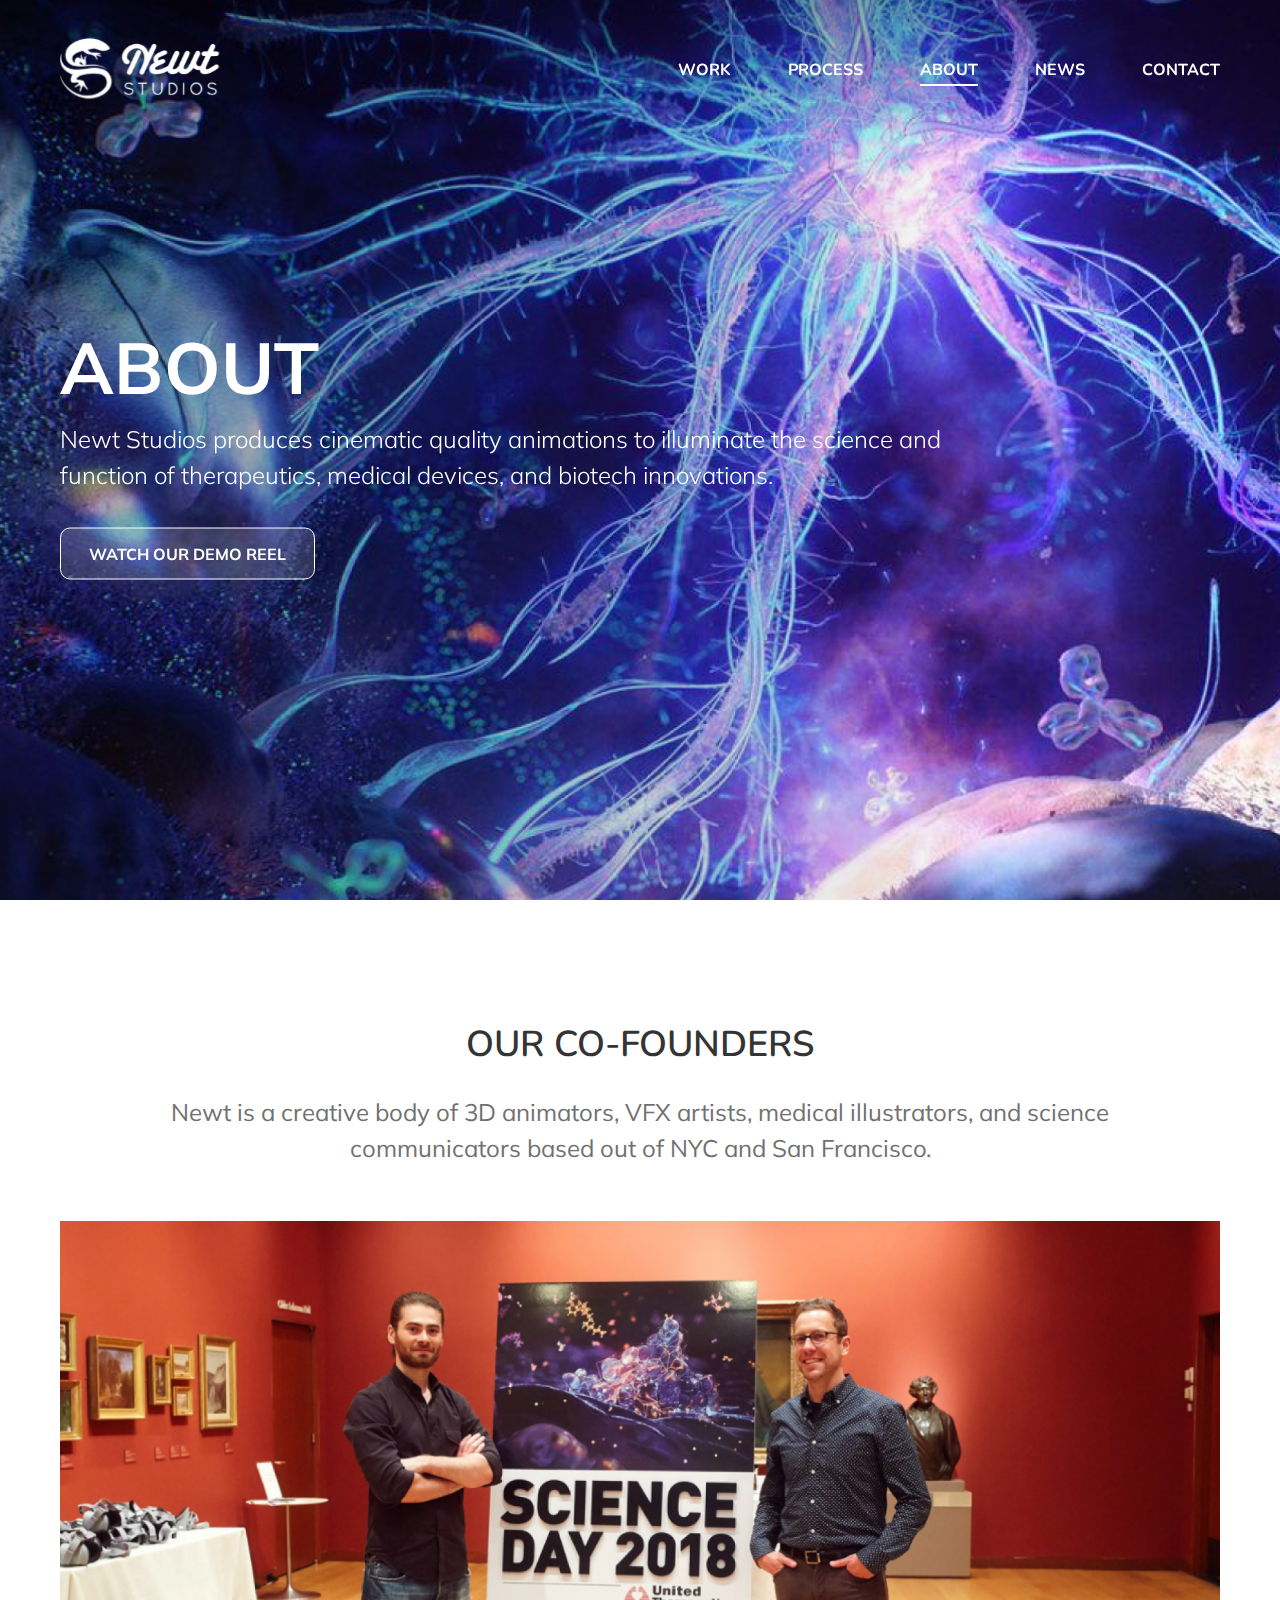
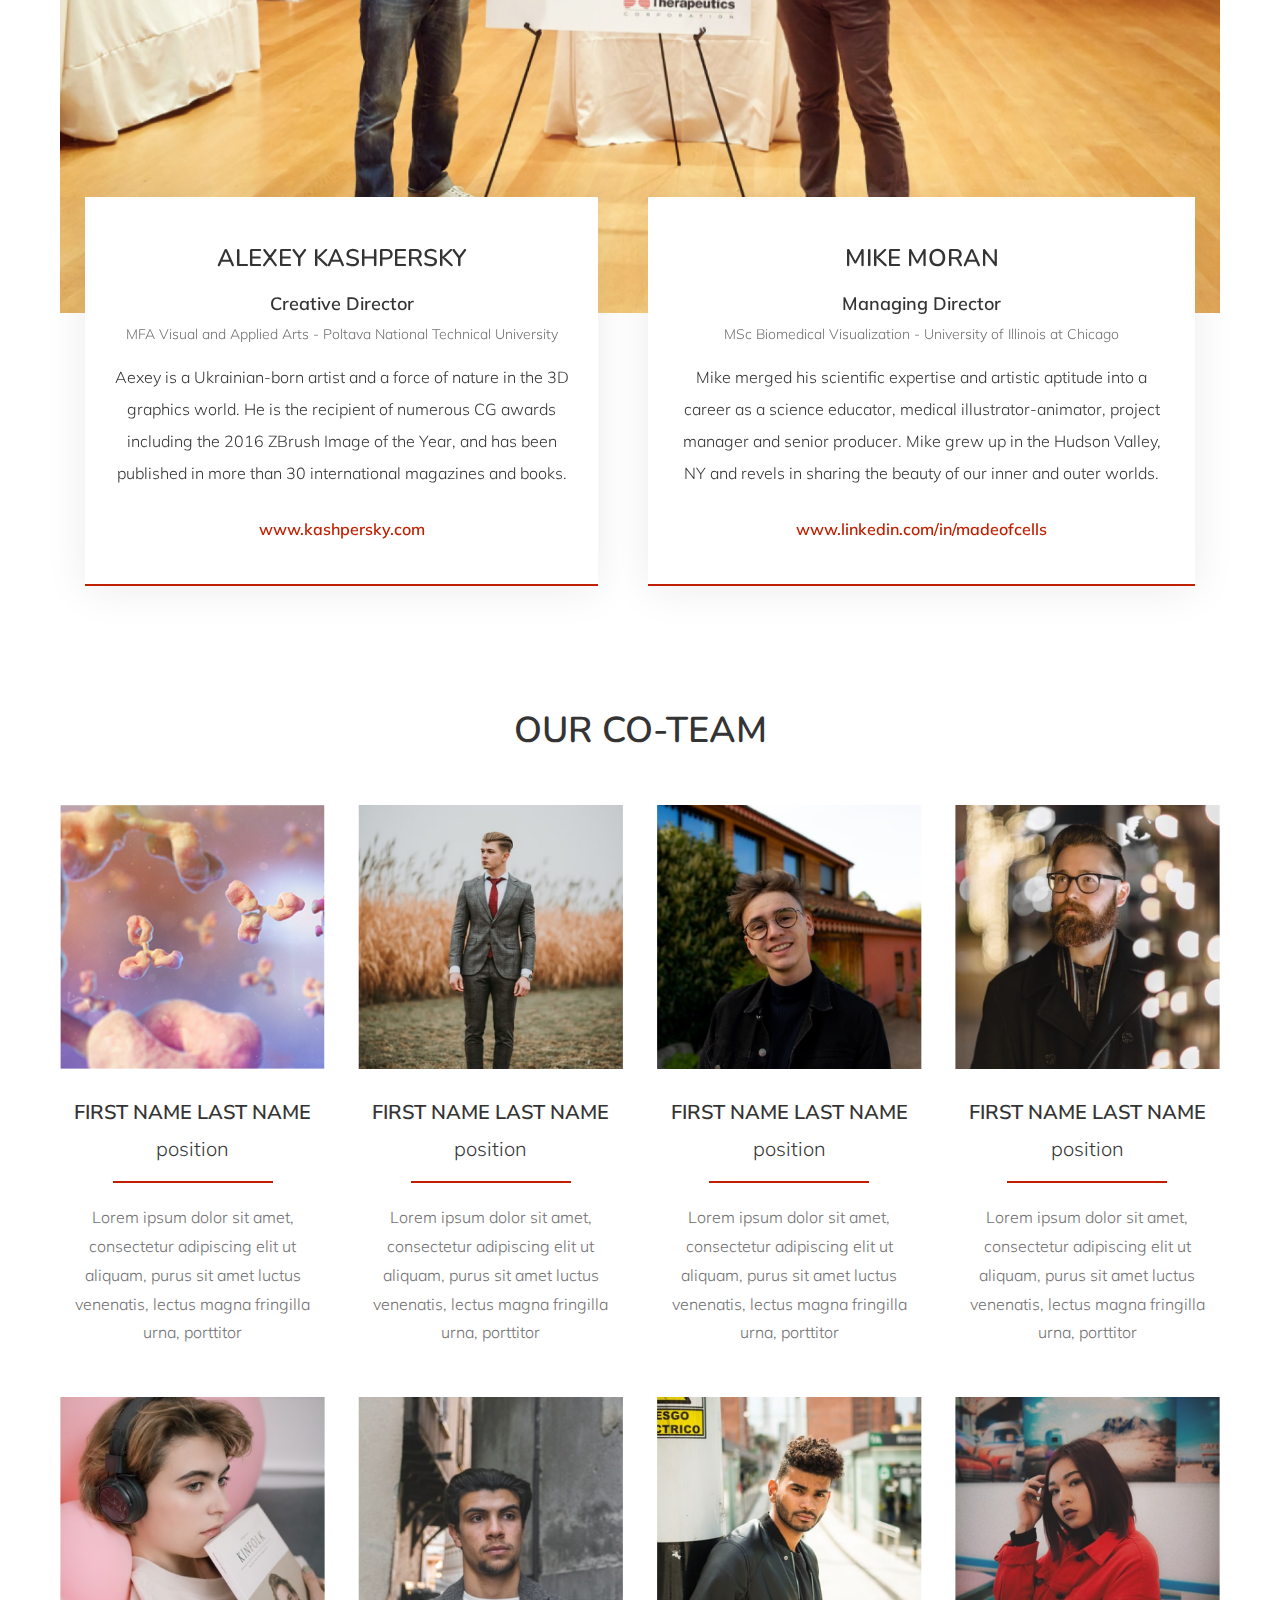
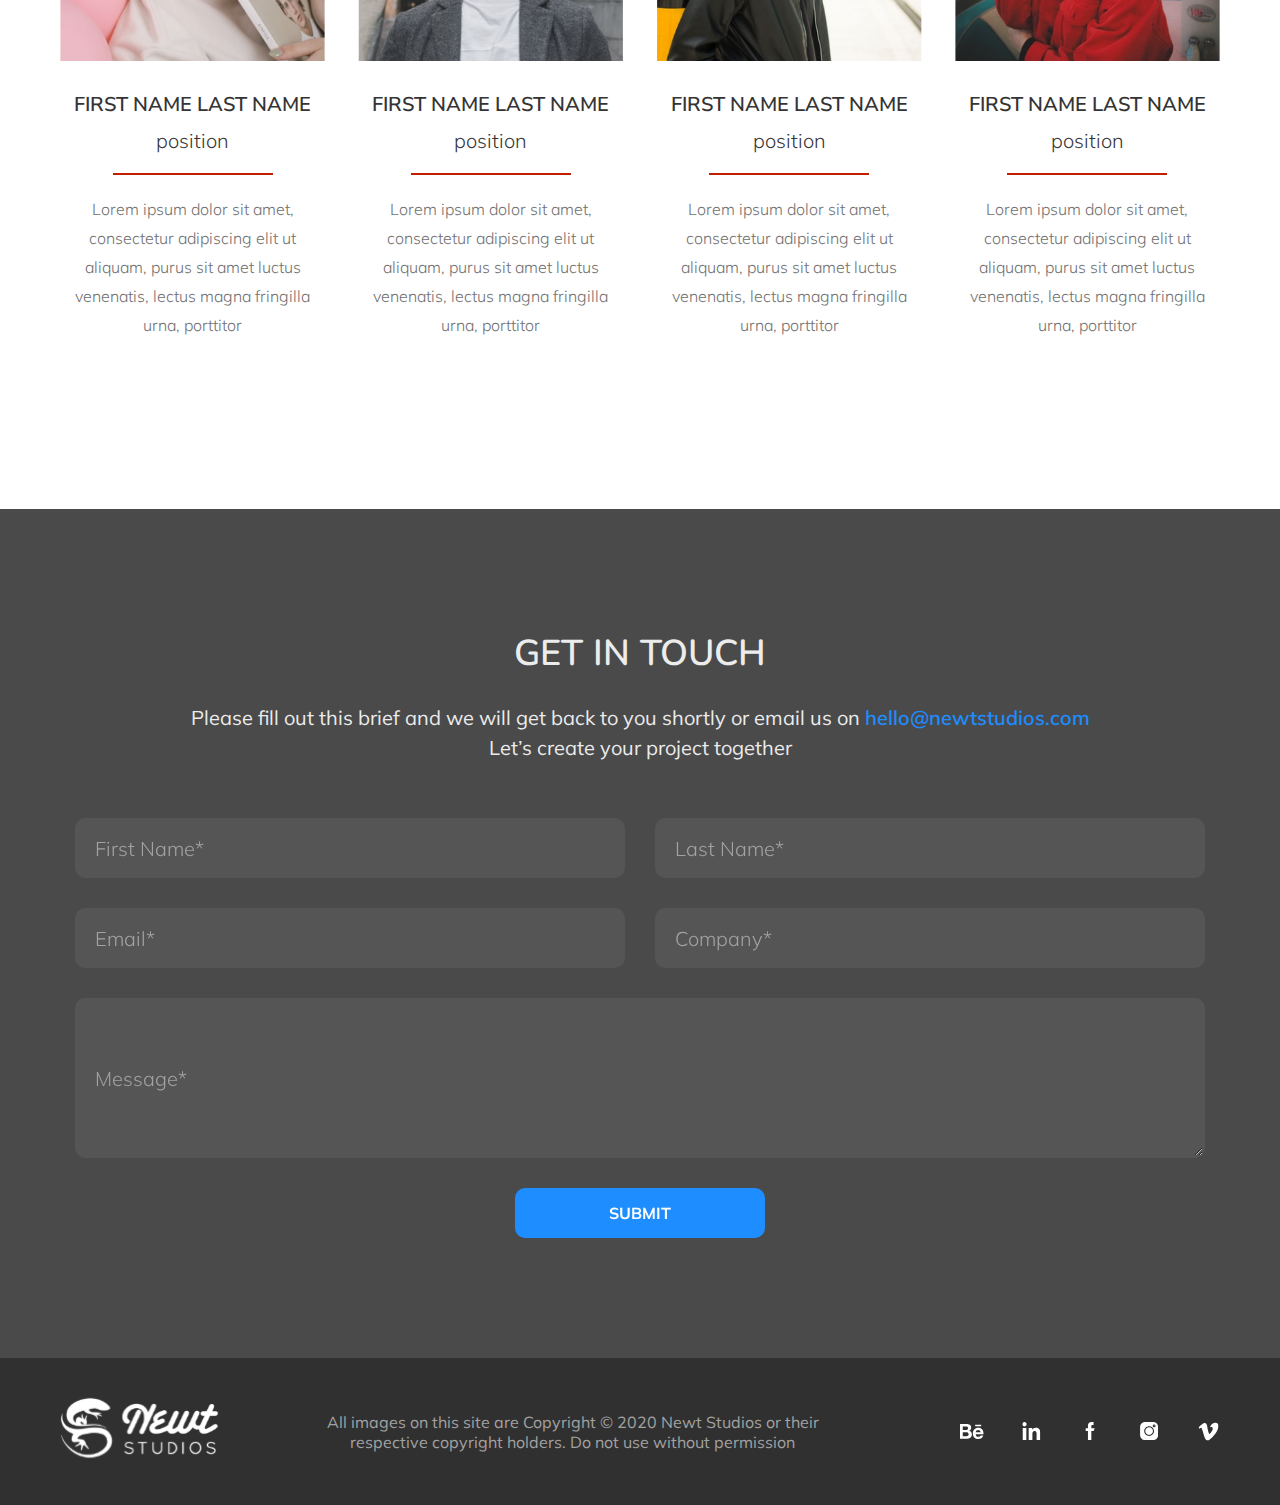
<file: about.html>
<!doctype html>
<html lang="en">
<head>
    <meta charset="UTF-8">
    <meta name="viewport"
          content="width=device-width, user-scalable=no, initial-scale=1.0, maximum-scale=1.0, minimum-scale=1.0">
    <meta http-equiv="X-UA-Compatible" content="ie=edge">
    <title>About</title>
    <link rel="shortcut icon" href="images/favicon.png" type="image/png">
    <link rel="stylesheet" href="css/index.css">
    <link href="https://fonts.googleapis.com/css2?family=Mulish:wght@400;600;700&family=Nunito+Sans:wght@700&family=Nunito:wght@600&display=swap"
          rel="stylesheet">
</head>
<body>
<header class="header">

    <div class="container">
        <div class="header-menu">

            <a class="logo" href="index.html"></a>

            <ul class="menu nav-desktop">
                <li><a class="nav-link" href="work.html">Work</a></li>
                <li><a class="nav-link" href="process.html">Process</a></li>
                <li><a class="nav-link" href="about.html">About</a></li>
                <li><a class="nav-link" href="news.html">News</a></li>
                <li><a class="nav-link contact" href="#contact">Contact</a></li>
            </ul>
        </div>

        <div class="header-menu-mob">

            <a class="logo" href="index.html"></a>

            <div class="burger-menu">
            </div>

            <ul id="nav-mob" class="menu nav-mobile">
                <li><a class="nav-link" href="work.html">Work</a></li>
                <li><a class="nav-link" href="process.html">Process</a></li>
                <li><a class="nav-link" href="about.html">About</a></li>
                <li><a class="nav-link" href="news.html">News</a></li>
                <li><a class="nav-link contact" href="#contact">Contact</a></li>
            </ul>
        </div>

    </div>

</header>

<div id="banner" class="banner object-fit">
    <img class="banner-img" src="images/about-back.png" alt="">
    <div class="container">
        <div class="content-banner">
            <h1 class="title-banner">About</h1>
            <div class="text-banner">Newt Studios produces cinematic quality animations to illuminate the science and
                function of therapeutics, medical devices, and biotech innovations.
            </div>
            <div class="button-video playfancybox.iframe" data-fancybox data-type="iframe"
                 data-src="videos/Innderbody.mp4">Watch our demo reel
            </div>
        </div>
    </div>
</div>

<div class="founders content-padding">
    <div class="container">
        <h2 class="title-block">OUR CO-FOUNDERS</h2>
        <div class="text-block">Newt is a creative body of 3D animators, VFX artists, medical illustrators, and science
            communicators based out of NYC and San Francisco.
        </div>
        <div class="content-founders">
            <img class="img-founders" src="images/founders.png" alt="">
            <div class="row-biography">
                <div class="item-biography">
                    <div class="name">Alexey Kashpersky</div>
                    <div class="position">Creative Director</div>
                    <div class="specialty">MFA Visual and Applied Arts - Poltava National Technical University</div>
                    <div class="text-biography">Aexey is a Ukrainian-born artist and a force of nature in the 3D
                        graphics world. He is the recipient of numerous CG awards including the 2016 ZBrush Image of the
                        Year, and has been published in more than 30 international magazines and books.
                    </div>
                    <a href="https://kashpersky.com/" target="_blank" class="link-site">www.kashpersky.com</a>
                </div>
                <div class="item-biography">
                    <div class="name">Mike Moran</div>
                    <div class="position">Managing Director</div>
                    <div class="specialty">MSc Biomedical Visualization - University of Illinois at Chicago</div>
                    <div class="text-biography">Mike merged his scientific expertise and artistic aptitude into a career
                        as a science educator, medical illustrator-animator, project manager and senior producer. Mike
                        grew up in the Hudson Valley, NY and revels in sharing the beauty of our inner and outer worlds.
                    </div>
                    <a href="https://cutt.ly/0gF2QT7" target="_blank"
                       class="link-site">www.linkedin.com/in/madeofcells</a>
                </div>
            </div>
        </div>

    </div>
</div>

<div class="team">
    <div class="container">
        <h2 class="title-block">our co-team</h2>
        <div class="content-team">
            <div class="block-person">
                <img class="img-person" src="images/Rectangle%2011%20(2).png" alt="">
                <div class="name-person">first name last name</div>
                <div class="position-person">position</div>
                <div class="strip-person"></div>
                <div class="text-person">Lorem ipsum dolor sit amet, consectetur adipiscing elit ut aliquam, purus sit
                    amet luctus venenatis, lectus magna fringilla urna, porttitor
                </div>
            </div>

            <div class="block-person">
                <img class="img-person" src="images/person-2.png" alt="">
                <div class="name-person">first name last name</div>
                <div class="position-person">position</div>
                <div class="strip-person"></div>
                <div class="text-person">Lorem ipsum dolor sit amet, consectetur adipiscing elit ut aliquam, purus sit
                    amet luctus venenatis, lectus magna fringilla urna, porttitor
                </div>
            </div>

            <div class="block-person">
                <img class="img-person" src="images/person-3.png" alt="">
                <div class="name-person">first name last name</div>
                <div class="position-person">position</div>
                <div class="strip-person"></div>
                <div class="text-person">Lorem ipsum dolor sit amet, consectetur adipiscing elit ut aliquam, purus sit
                    amet luctus venenatis, lectus magna fringilla urna, porttitor
                </div>
            </div>

            <div class="block-person">
                <img class="img-person" src="images/person-4.png" alt="">
                <div class="name-person">first name last name</div>
                <div class="position-person">position</div>
                <div class="strip-person"></div>
                <div class="text-person">Lorem ipsum dolor sit amet, consectetur adipiscing elit ut aliquam, purus sit
                    amet luctus venenatis, lectus magna fringilla urna, porttitor
                </div>
            </div>

            <div class="block-person">
                <img class="img-person" src="images/person-5.png" alt="">
                <div class="name-person">first name last name</div>
                <div class="position-person">position</div>
                <div class="strip-person"></div>
                <div class="text-person">Lorem ipsum dolor sit amet, consectetur adipiscing elit ut aliquam, purus sit
                    amet luctus venenatis, lectus magna fringilla urna, porttitor
                </div>
            </div>

            <div class="block-person">
                <img class="img-person" src="images/person-6.png" alt="">
                <div class="name-person">first name last name</div>
                <div class="position-person">position</div>
                <div class="strip-person"></div>
                <div class="text-person">Lorem ipsum dolor sit amet, consectetur adipiscing elit ut aliquam, purus sit
                    amet luctus venenatis, lectus magna fringilla urna, porttitor
                </div>
            </div>

            <div class="block-person">
                <img class="img-person" src="images/person-7.png" alt="">
                <div class="name-person">first name last name</div>
                <div class="position-person">position</div>
                <div class="strip-person"></div>
                <div class="text-person">Lorem ipsum dolor sit amet, consectetur adipiscing elit ut aliquam, purus sit
                    amet luctus venenatis, lectus magna fringilla urna, porttitor
                </div>
            </div>

            <div class="block-person">
                <img class="img-person" src="images/person-8.png" alt="">
                <div class="name-person">first name last name</div>
                <div class="position-person">position</div>
                <div class="strip-person"></div>
                <div class="text-person">Lorem ipsum dolor sit amet, consectetur adipiscing elit ut aliquam, purus sit
                    amet luctus venenatis, lectus magna fringilla urna, porttitor
                </div>
            </div>
        </div>
    </div>
</div>

<div id="contact" class="get-in-touch content-padding">
    <div class="container">
        <div class="content-form">
            <h2 class="title-block">get in touch</h2>
            <div class="text-block form-text-block">Please fill out this brief and we will get back to you shortly or
                email us on
                <a class="email" href="mailto:hello@newtstudios.com">hello@newtstudios.com</a>
                Let’s create your project together
            </div>

            <div class="form-success">
                <div class="form">
                    <div class="validation-field">
                        <span class="error">error</span>
                        <input class="first-name" type="text">
                        <div class="placeholder">First Name*</div>
                    </div>
                    <div class="validation-field">
                        <span class="error">error</span>
                        <input class="last-name" type="text">
                        <div class="placeholder">Last Name*</div>
                    </div>
                    <div class="validation-field">
                        <span class="error">error</span>
                        <input class="email" type="text">
                        <div class="placeholder">Email*</div>
                    </div>
                    <div class="validation-field">
                        <span class="error">error</span>
                        <input class="company" type="text">
                        <div class="placeholder">Company*</div>
                    </div>
                    <div class="validation-field message-area">
                        <span class="error">error</span>
                        <textarea class="message" type="text"></textarea>
                        <div class="placeholder">Message*</div>
                    </div>
                    <label class="button form-submit">
                        <span>Submit</span>
                        <input type="submit" class="button" value="Отправить">
                    </label>
                </div>
            </div>

        </div>
    </div>
</div>

<footer>
    <div class="container">
        <div class="content-footer">
            <a href="index.html"><img class="logo-footer" src="images/svg/logo.svg"></a>

            <div class="copyright">All images on this site are Copyright © 2020 Newt Studios or their respective
                copyright holders. Do not use without permission
            </div>

            <div class="social-block">
                <a class="social-link behance"></a>
                <a class="social-link linkedin"></a>
                <a class="social-link facebook"></a>
                <a class="social-link instagram"></a>
                <a class="social-link vimeo"></a>
            </div>
        </div>
    </div>
</footer>

<script src="js/jquery.js"></script>
<script src="js/popup-slide.js"></script>
<script src="js/jquery.fancybox3.min.js"></script>
<script src="js/slick.js"></script>
<script src="js/zindex.js"></script>

</body>
</html>
</file>
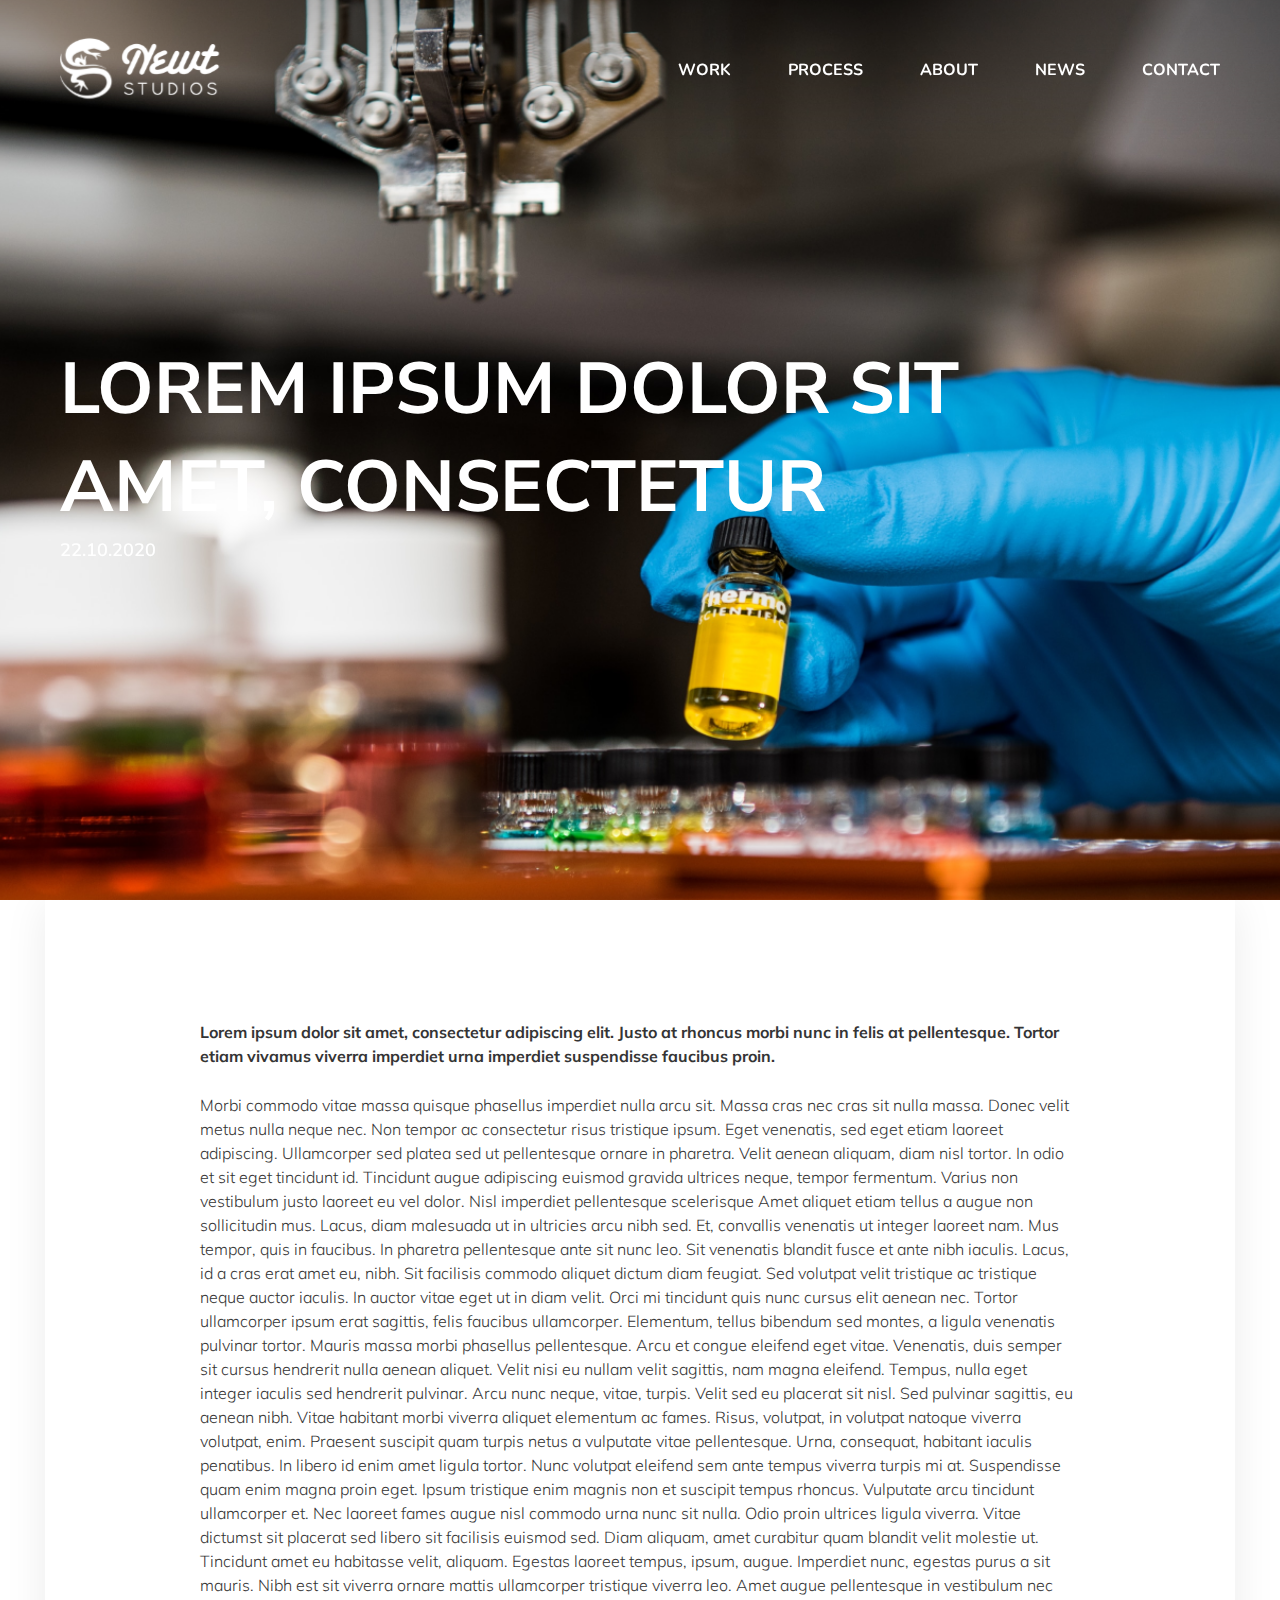
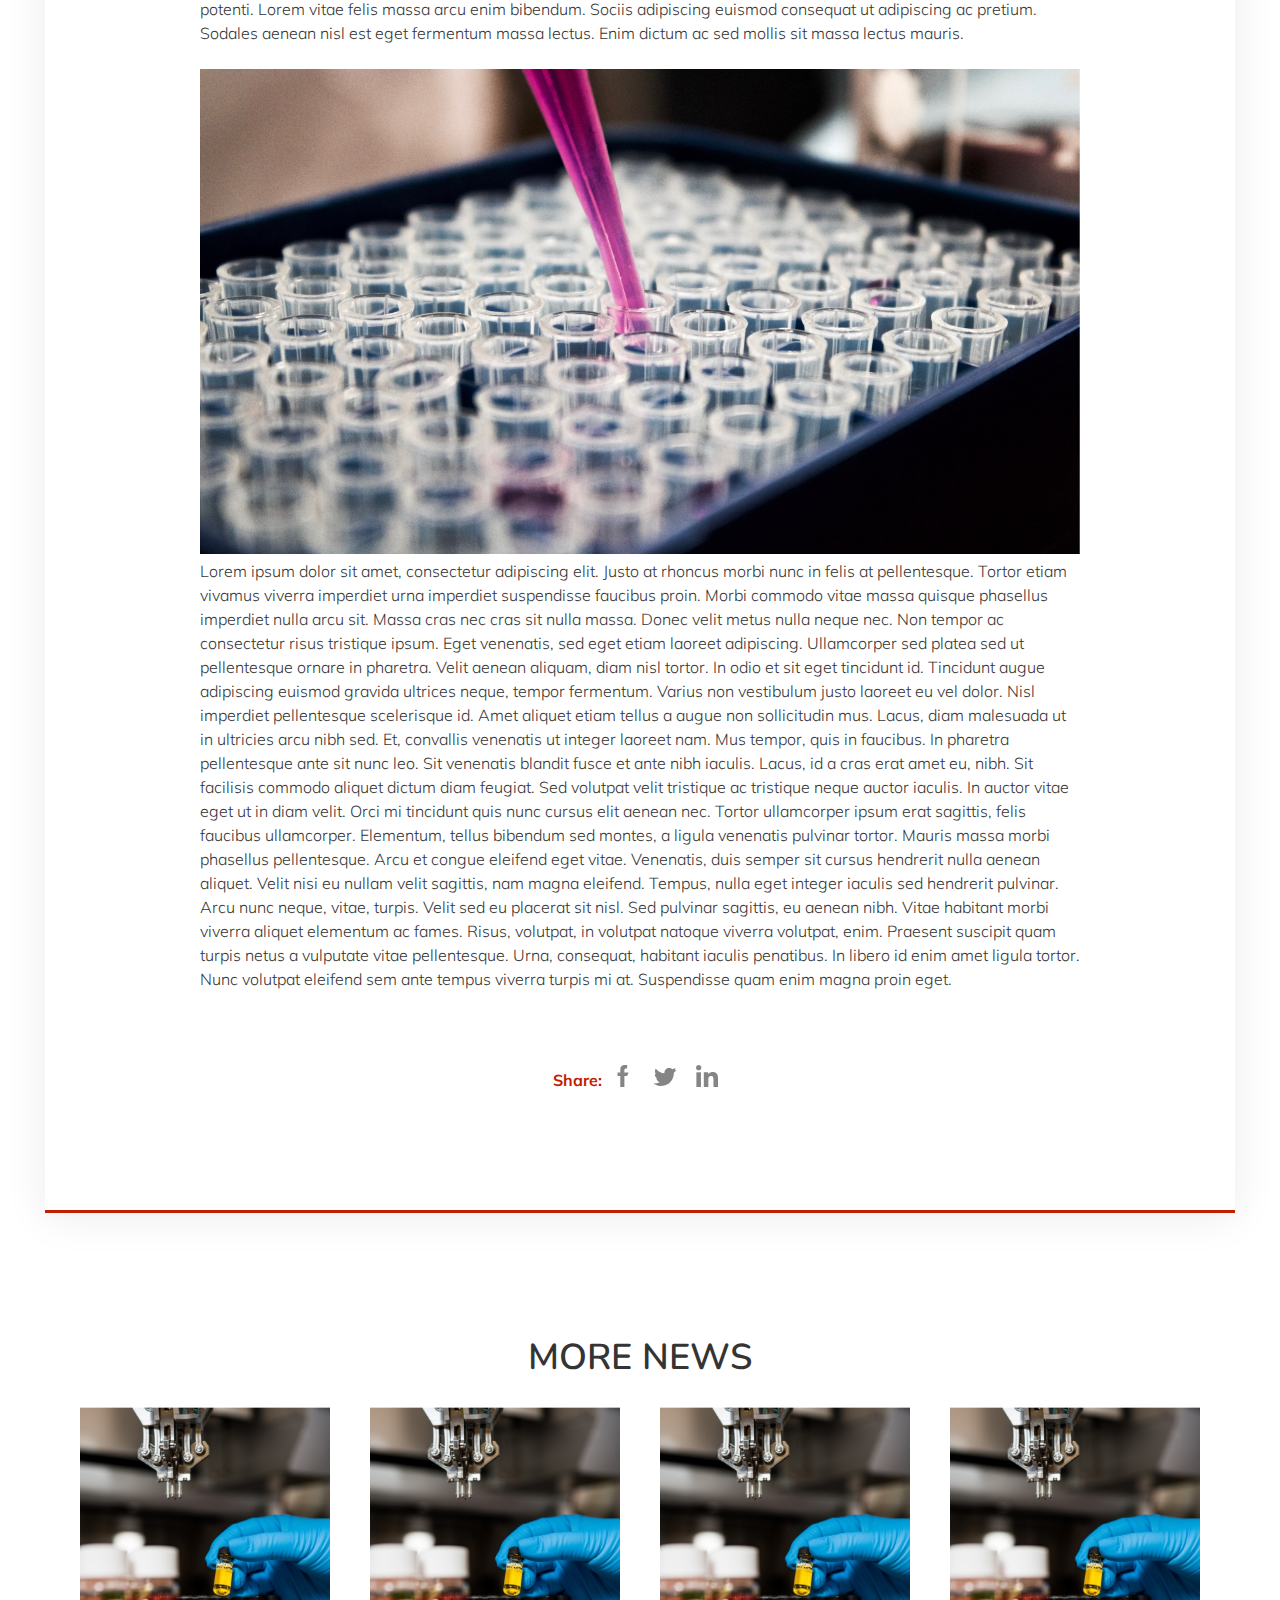
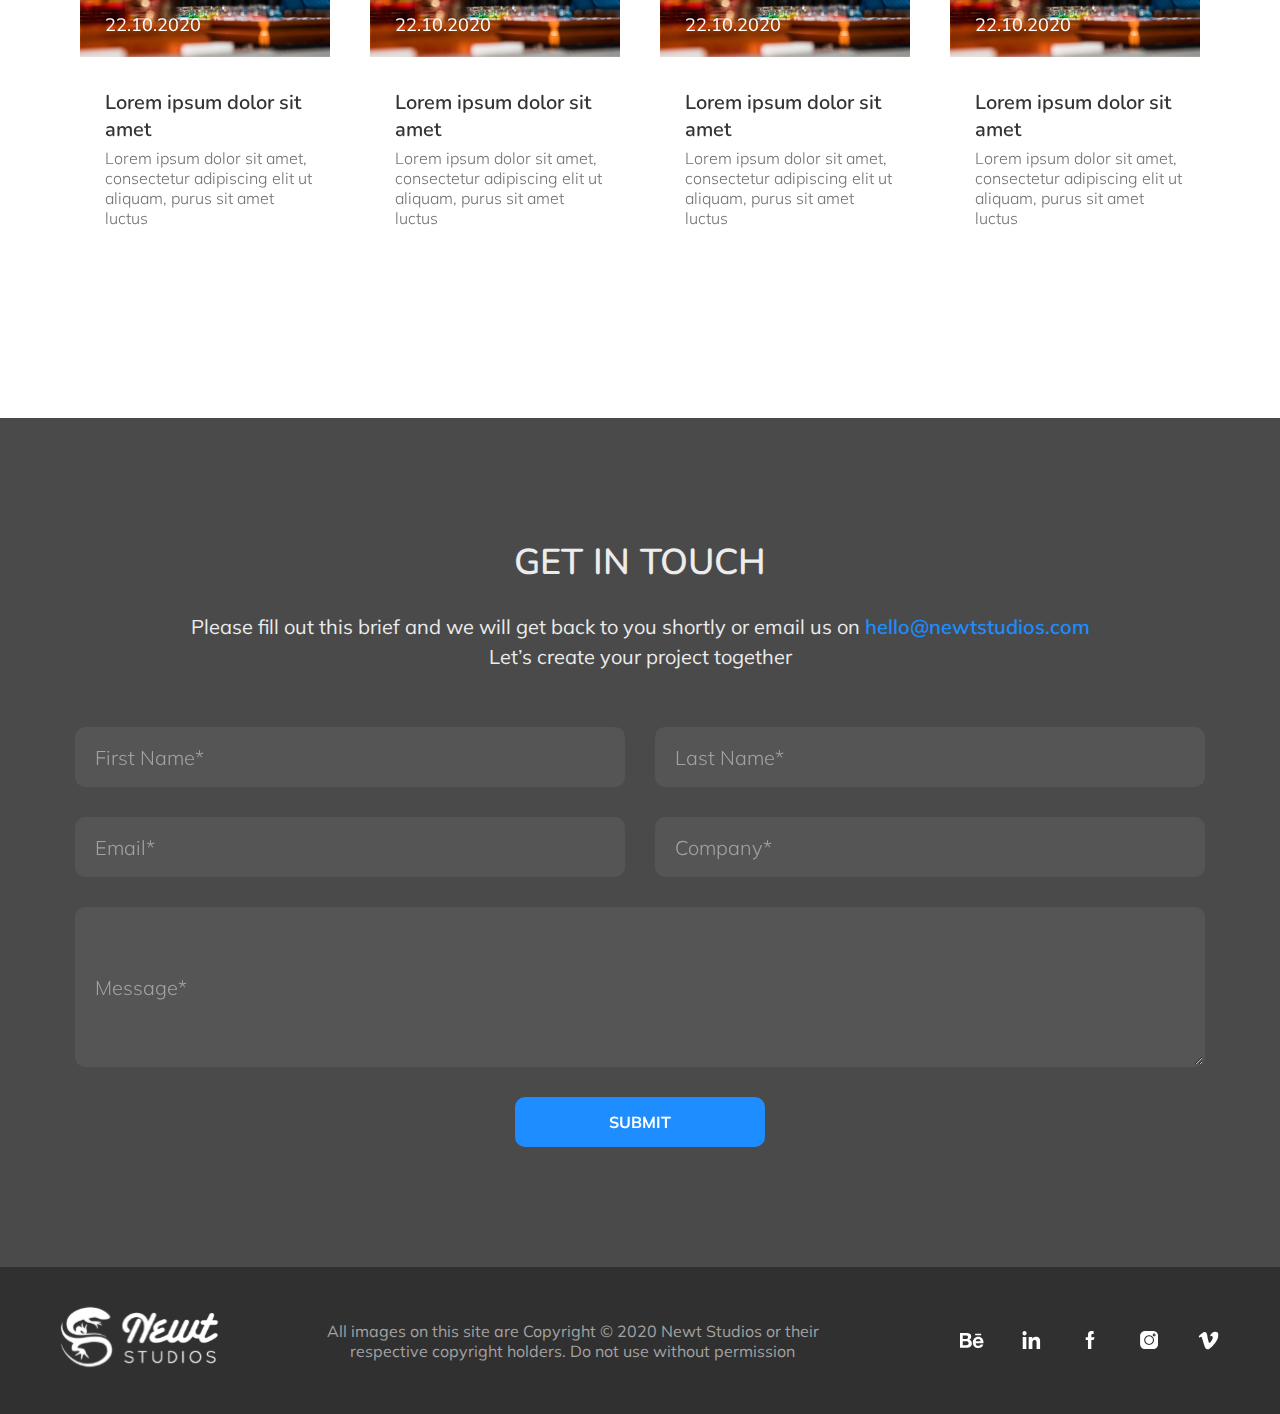
<file: news-page.html>
<!doctype html>
<html lang="en">
<head>
    <meta charset="UTF-8">
    <meta name="viewport"
          content="width=device-width, user-scalable=no, initial-scale=1.0, maximum-scale=1.0, minimum-scale=1.0">
    <meta http-equiv="X-UA-Compatible" content="ie=edge">
    <title>News</title>
    <link rel="shortcut icon" href="images/favicon.png" type="image/png">
    <link rel="stylesheet" href="css/index.css">
    <link href="https://fonts.googleapis.com/css2?family=Mulish:wght@400;600;700&family=Nunito+Sans:wght@700&family=Nunito:wght@600&display=swap"
          rel="stylesheet">
</head>
<body>
<header class="header">

    <div class="container">
        <div class="header-menu">

            <a class="logo" href="index.html"></a>

            <ul class="menu nav-desktop">
                <li><a class="nav-link" href="work.html">Work</a></li>
                <li><a class="nav-link" href="process.html">Process</a></li>
                <li><a class="nav-link" href="about.html">About</a></li>
                <li><a class="nav-link" href="news.html">News</a></li>
                <li><a class="nav-link contact" href="#contact">Contact</a></li>
            </ul>
        </div>

        <div class="header-menu-mob">

            <a class="logo" href="index.html"></a>

            <div class="burger-menu">
            </div>

            <ul id="nav-mob" class="menu nav-mobile">
                <li><a class="nav-link" href="work.html">Work</a></li>
                <li><a class="nav-link" href="process.html">Process</a></li>
                <li><a class="nav-link" href="about.html">About</a></li>
                <li><a class="nav-link" href="news.html">News</a></li>
                <li><a class="nav-link contact" href="#contact">Contact</a></li>
            </ul>
        </div>

    </div>

</header>

<div id="banner" class="banner object-fit">
    <img class="banner-img" src="images/news-page-back.png" alt="">
    <div class="container">
        <div class="content-banner">
            <h1 class="title-banner">Lorem ipsum dolor sit amet, consectetur</h1>
            <div class="data-news-banner">22.10.2020</div>
        </div>
    </div>
</div>

<div class="news-page">
    <div class="container">
        <div class="news-content">
            <div class="annotation"><p>Lorem ipsum dolor sit amet, consectetur adipiscing elit. Justo at rhoncus morbi nunc
                in felis at
                pellentesque. Tortor etiam vivamus viverra imperdiet urna imperdiet suspendisse faucibus proin.</p>
            </div>
            <p>Morbi commodo vitae massa quisque phasellus imperdiet nulla arcu sit. Massa cras nec cras sit nulla
                massa. Donec velit metus nulla neque nec. Non tempor ac consectetur risus tristique ipsum. Eget
                venenatis, sed eget etiam laoreet adipiscing. Ullamcorper sed platea sed ut pellentesque ornare in
                pharetra. Velit aenean aliquam, diam nisl tortor. In odio et sit eget tincidunt id. Tincidunt augue
                adipiscing euismod gravida ultrices neque, tempor fermentum. Varius non vestibulum justo laoreet eu vel
                dolor. Nisl imperdiet pellentesque scelerisque

                Amet aliquet etiam tellus a augue non sollicitudin mus. Lacus, diam malesuada ut in ultricies arcu nibh
                sed. Et, convallis venenatis ut integer laoreet nam. Mus tempor, quis in faucibus. In pharetra
                pellentesque ante sit nunc leo. Sit venenatis blandit fusce et ante nibh iaculis. Lacus, id a cras erat
                amet eu, nibh. Sit facilisis commodo aliquet dictum diam feugiat. Sed volutpat velit tristique ac
                tristique neque auctor iaculis. In auctor vitae eget ut in diam velit. Orci mi tincidunt quis nunc
                cursus elit aenean nec.

                Tortor ullamcorper ipsum erat sagittis, felis faucibus ullamcorper. Elementum, tellus bibendum sed
                montes, a ligula venenatis pulvinar tortor. Mauris massa morbi phasellus pellentesque. Arcu et congue
                eleifend eget vitae. Venenatis, duis semper sit cursus hendrerit nulla aenean aliquet. Velit nisi eu
                nullam velit sagittis, nam magna eleifend. Tempus, nulla eget integer iaculis sed hendrerit pulvinar.
                Arcu nunc neque, vitae, turpis. Velit sed eu placerat sit nisl. Sed pulvinar sagittis, eu aenean nibh.
                Vitae habitant morbi viverra aliquet elementum ac fames.

                Risus, volutpat, in volutpat natoque viverra volutpat, enim. Praesent suscipit quam turpis netus a
                vulputate vitae pellentesque. Urna, consequat, habitant iaculis penatibus. In libero id enim amet ligula
                tortor. Nunc volutpat eleifend sem ante tempus viverra turpis mi at. Suspendisse quam enim magna proin
                eget.

                Ipsum tristique enim magnis non et suscipit tempus rhoncus.

                Vulputate arcu tincidunt ullamcorper et. Nec laoreet fames augue nisl commodo urna nunc sit nulla. Odio
                proin ultrices ligula viverra. Vitae dictumst sit placerat sed libero sit facilisis euismod sed. Diam
                aliquam, amet curabitur quam blandit velit molestie ut. Tincidunt amet eu habitasse velit, aliquam.
                Egestas laoreet tempus, ipsum, augue. Imperdiet nunc, egestas purus a sit mauris. Nibh est sit viverra
                ornare mattis ullamcorper tristique viverra leo.
                Amet augue pellentesque in vestibulum nec potenti. Lorem vitae felis massa arcu enim bibendum. Sociis
                adipiscing euismod consequat ut adipiscing ac pretium. Sodales aenean nisl est eget fermentum massa
                lectus. Enim dictum ac sed mollis sit massa lectus mauris.</p>
            <img src="images/Screenshot_3%202.png" alt="">
            <p>Lorem ipsum dolor sit amet, consectetur adipiscing elit. Justo at rhoncus morbi nunc in felis at
                pellentesque. Tortor etiam vivamus viverra imperdiet urna imperdiet suspendisse faucibus proin. Morbi
                commodo vitae massa quisque phasellus imperdiet nulla arcu sit. Massa cras nec cras sit nulla massa.
                Donec
                velit metus nulla neque nec. Non tempor ac consectetur risus tristique ipsum. Eget venenatis, sed eget
                etiam
                laoreet adipiscing. Ullamcorper sed platea sed ut pellentesque ornare in pharetra. Velit aenean aliquam,
                diam nisl tortor. In odio et sit eget tincidunt id. Tincidunt augue adipiscing euismod gravida ultrices
                neque, tempor fermentum. Varius non vestibulum justo laoreet eu vel dolor. Nisl imperdiet pellentesque
                scelerisque id.
                Amet aliquet etiam tellus a augue non sollicitudin mus. Lacus, diam malesuada ut in ultricies arcu nibh
                sed.
                Et, convallis venenatis ut integer laoreet nam. Mus tempor, quis in faucibus. In pharetra pellentesque
                ante
                sit nunc leo. Sit venenatis blandit fusce et ante nibh iaculis. Lacus, id a cras erat amet eu, nibh. Sit
                facilisis commodo aliquet dictum diam feugiat. Sed volutpat velit tristique ac tristique neque auctor
                iaculis. In auctor vitae eget ut in diam velit. Orci mi tincidunt quis nunc cursus elit aenean nec.
                Tortor ullamcorper ipsum erat sagittis, felis faucibus ullamcorper. Elementum, tellus bibendum sed
                montes, a
                ligula venenatis pulvinar tortor. Mauris massa morbi phasellus pellentesque. Arcu et congue eleifend
                eget
                vitae. Venenatis, duis semper sit cursus hendrerit nulla aenean aliquet. Velit nisi eu nullam velit
                sagittis, nam magna eleifend. Tempus, nulla eget integer iaculis sed hendrerit pulvinar. Arcu nunc
                neque,
                vitae, turpis. Velit sed eu placerat sit nisl. Sed pulvinar sagittis, eu aenean nibh. Vitae habitant
                morbi
                viverra aliquet elementum ac fames.

                Risus, volutpat, in volutpat natoque viverra volutpat, enim. Praesent suscipit quam turpis netus a
                vulputate
                vitae pellentesque. Urna, consequat, habitant iaculis penatibus. In libero id enim amet ligula tortor.
                Nunc
                volutpat eleifend sem ante tempus viverra turpis mi at. Suspendisse quam enim magna proin eget.</p>
        </div>

        <div class="share-block">
            <div class="text-share">Share:</div>
            <a class="share-link facebook-share" href="#" data-social="facebook"></a>
            <a class="share-link twitter-share" href="#" data-social="twitter"></a>
            <a class="share-link linkedin-share" href="#" data-social="linkedin"></a>
        </div>
    </div>
</div>

<div class="more-news content-padding">
    <div class="container">
        <h1 class="title-block">More news</h1>
        <div class="row-more-news">
            <a href="news-page.html" class="block-news">
                <div class="inner-img-news">
                    <img src="images/Rectangle%2035.png" alt="" class="img-news">
                    <div class="data-news">22.10.2020</div>
                </div>
                <div class="inner-info-news">
                    <div class="title-news">Lorem ipsum dolor sit amet</div>
                    <div class="text-news">Lorem ipsum dolor sit amet, consectetur adipiscing elit ut aliquam, purus sit
                        amet luctus
                    </div>
                </div>
            </a>
            <a href="news-page.html" class="block-news">
                <div class="inner-img-news">
                    <img src="images/Rectangle%2035.png" alt="" class="img-news">
                    <div class="data-news">22.10.2020</div>
                </div>
                <div class="inner-info-news">
                    <div class="title-news">Lorem ipsum dolor sit amet</div>
                    <div class="text-news">Lorem ipsum dolor sit amet, consectetur adipiscing elit ut aliquam, purus sit
                        amet luctus
                    </div>
                </div>
            </a>
            <a href="news-page.html" class="block-news">
                <div class="inner-img-news">
                    <img src="images/Rectangle%2035.png" alt="" class="img-news">
                    <div class="data-news">22.10.2020</div>
                </div>
                <div class="inner-info-news">
                    <div class="title-news">Lorem ipsum dolor sit amet</div>
                    <div class="text-news">Lorem ipsum dolor sit amet, consectetur adipiscing elit ut aliquam, purus sit
                        amet luctus
                    </div>
                </div>
            </a>
            <a href="news-page.html" class="block-news">
                <div class="inner-img-news">
                    <img src="images/Rectangle%2035.png" alt="" class="img-news">
                    <div class="data-news">22.10.2020</div>
                </div>
                <div class="inner-info-news">
                    <div class="title-news">Lorem ipsum dolor sit amet</div>
                    <div class="text-news">Lorem ipsum dolor sit amet, consectetur adipiscing elit ut aliquam, purus sit
                        amet luctus
                    </div>
                </div>
            </a>
        </div>
    </div>
</div>

<div id="contact" class="get-in-touch content-padding">
    <div class="container">
        <div class="content-form">
            <h2 class="title-block">get in touch</h2>
            <div class="text-block form-text-block">Please fill out this brief and we will get back to you shortly or
                email us on
                <a class="email" href="mailto:hello@newtstudios.com">hello@newtstudios.com</a>
                Let’s create your project together
            </div>

            <div class="form-success">
                <div class="form">
                    <div class="validation-field">
                        <span class="error">error</span>
                        <input class="first-name" type="text">
                        <div class="placeholder">First Name*</div>
                    </div>
                    <div class="validation-field">
                        <span class="error">error</span>
                        <input class="last-name" type="text">
                        <div class="placeholder">Last Name*</div>
                    </div>
                    <div class="validation-field">
                        <span class="error">error</span>
                        <input class="email" type="text">
                        <div class="placeholder">Email*</div>
                    </div>
                    <div class="validation-field">
                        <span class="error">error</span>
                        <input class="company" type="text">
                        <div class="placeholder">Company*</div>
                    </div>
                    <div class="validation-field message-area">
                        <span class="error">error</span>
                        <textarea class="message" type="text"></textarea>
                        <div class="placeholder">Message*</div>
                    </div>
                    <label class="button form-submit">
                        <span>Submit</span>
                        <input type="submit" class="button" value="Отправить">
                    </label>
                </div>
            </div>

        </div>
    </div>
</div>

<footer>
    <div class="container">
        <div class="content-footer">
            <a href="index.html"><img class="logo-footer" src="images/svg/logo.svg"></a>

            <div class="copyright">All images on this site are Copyright © 2020 Newt Studios or their respective
                copyright holders. Do not use without permission
            </div>

            <div class="social-block">
                <a class="social-link behance"></a>
                <a class="social-link linkedin"></a>
                <a class="social-link facebook"></a>
                <a class="social-link instagram"></a>
                <a class="social-link vimeo"></a>
            </div>
        </div>
    </div>
</footer>

<script src="js/jquery.js"></script>
<script src="js/popup-slide.js"></script>
<script src="js/jquery.fancybox3.min.js"></script>
<script src="js/slick.js"></script>
<script src="js/goodshare.js"></script>
<script src="js/zindex.js"></script>

</body>
</html>
</file>
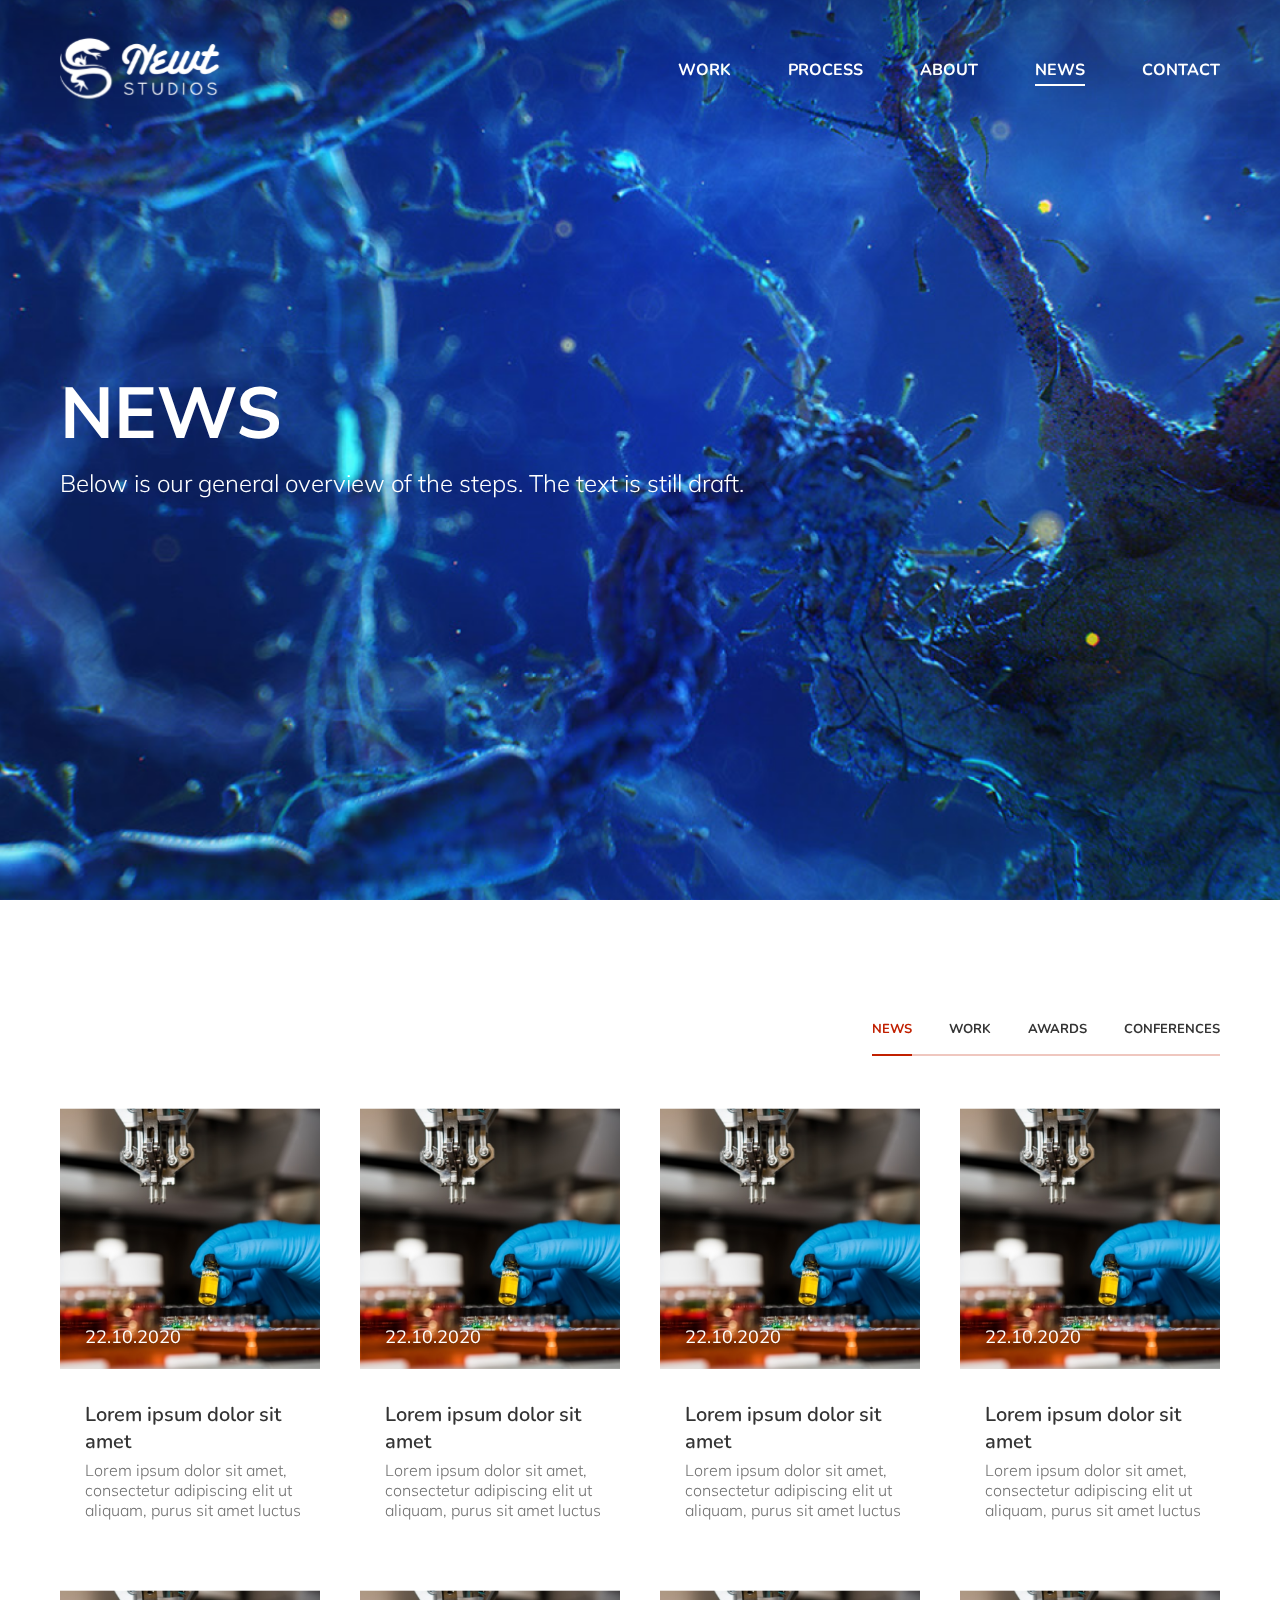
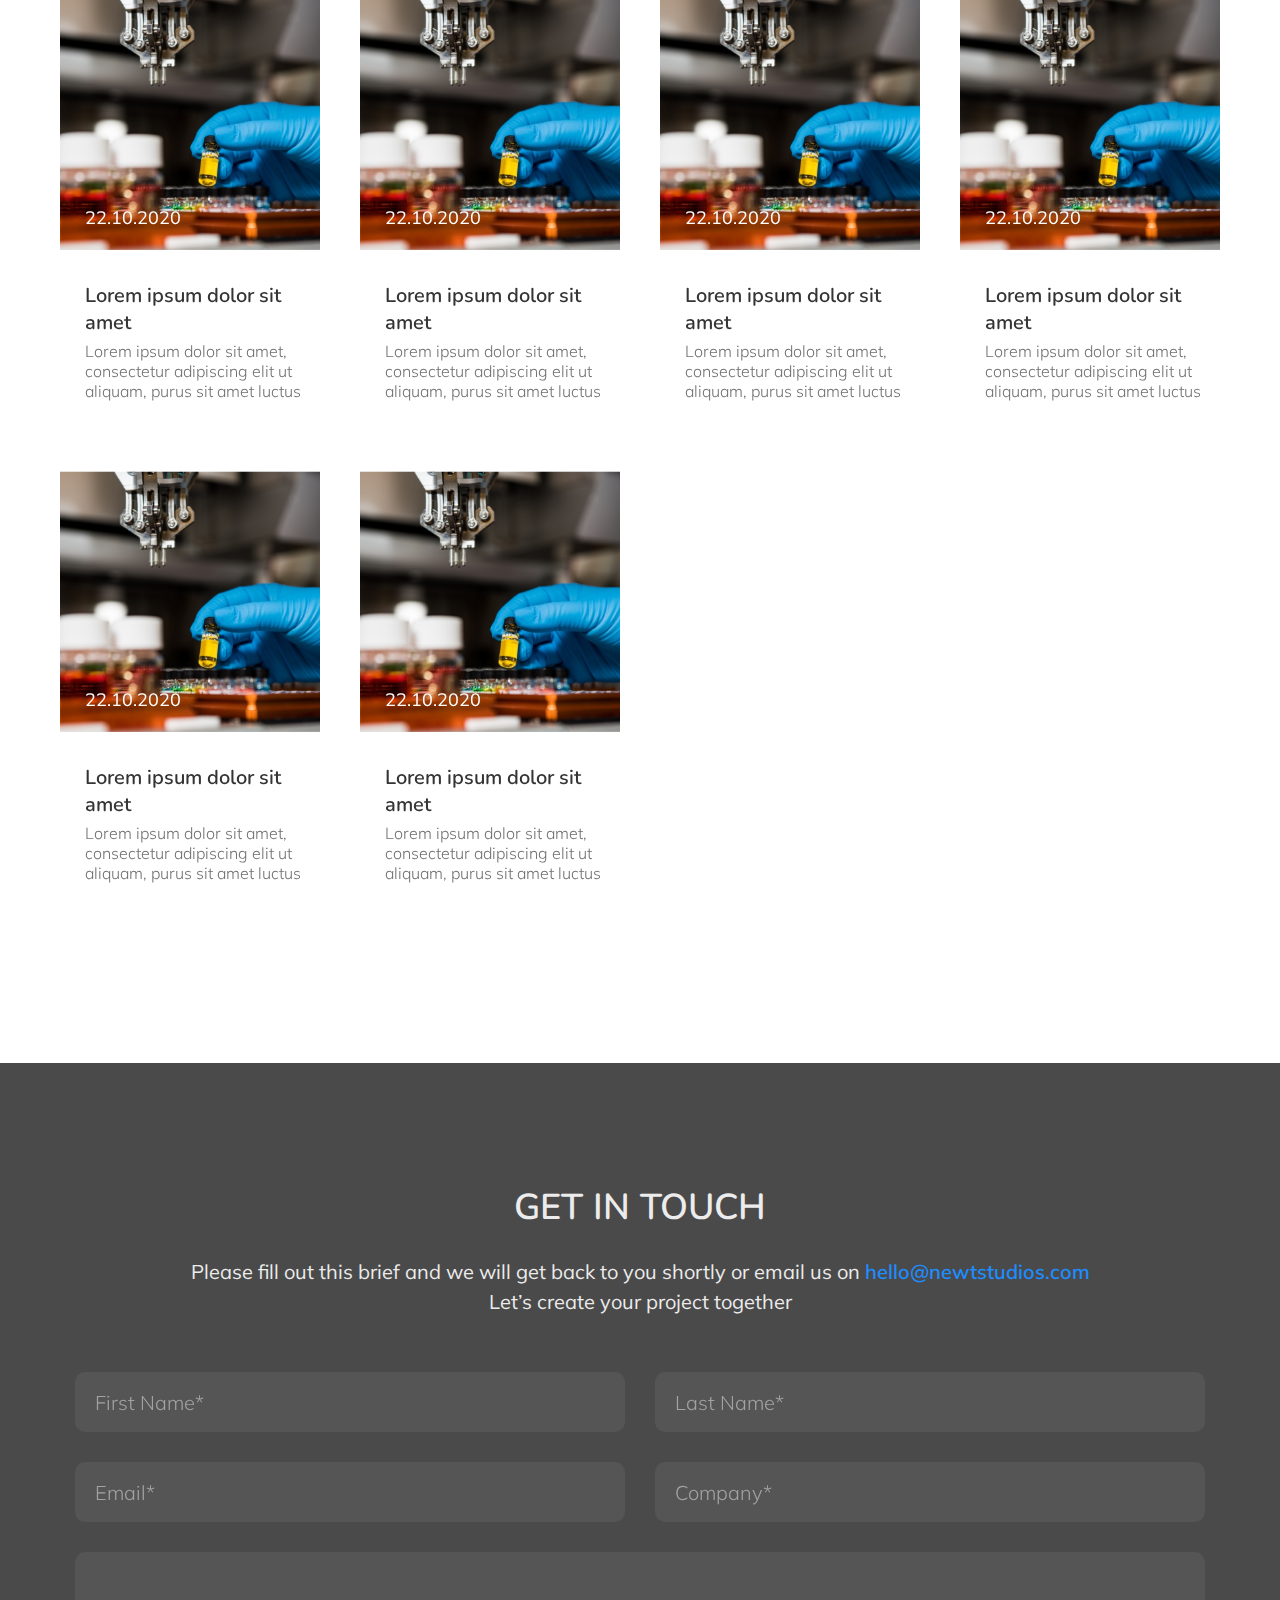
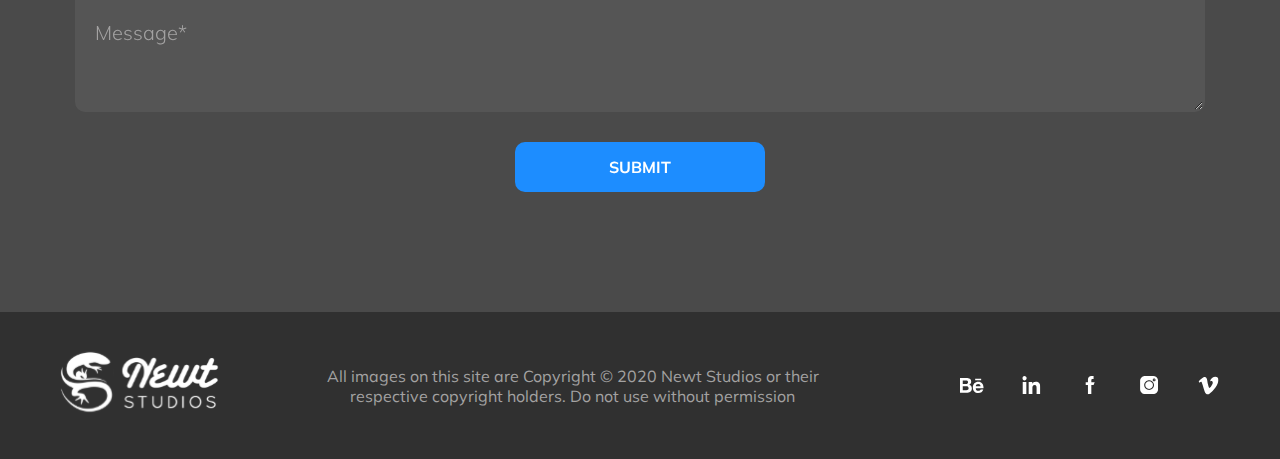
<file: news.html>
<!doctype html>
<html lang="en">
<head>
    <meta charset="UTF-8">
    <meta name="viewport"
          content="width=device-width, user-scalable=no, initial-scale=1.0, maximum-scale=1.0, minimum-scale=1.0">
    <meta http-equiv="X-UA-Compatible" content="ie=edge">
    <title>News</title>
    <link rel="shortcut icon" href="images/favicon.png" type="image/png">
    <link rel="stylesheet" href="css/index.css">
    <link href="https://fonts.googleapis.com/css2?family=Mulish:wght@400;600;700&family=Nunito+Sans:wght@700&family=Nunito:wght@600&display=swap"
          rel="stylesheet">
</head>
<body>
<header class="header">

    <div class="container">
        <div class="header-menu">

            <a class="logo" href="index.html"></a>

            <ul class="menu nav-desktop">
                <li><a class="nav-link" href="work.html">Work</a></li>
                <li><a class="nav-link" href="process.html">Process</a></li>
                <li><a class="nav-link" href="about.html">About</a></li>
                <li><a class="nav-link" href="news.html">News</a></li>
                <li><a class="nav-link contact" href="#contact">Contact</a></li>
            </ul>
        </div>

        <div class="header-menu-mob">

            <a class="logo" href="index.html"></a>

            <div class="burger-menu">
            </div>

            <ul id="nav-mob" class="menu nav-mobile">
                <li><a class="nav-link" href="work.html">Work</a></li>
                <li><a class="nav-link" href="process.html">Process</a></li>
                <li><a class="nav-link" href="about.html">About</a></li>
                <li><a class="nav-link" href="news.html">News</a></li>
                <li><a class="nav-link contact" href="#contact">Contact</a></li>
            </ul>
        </div>

    </div>

</header>

<div id="banner" class="banner object-fit">
        <img class="banner-img" src="images/news-back.png" alt="">
    <div class="container">
        <div class="content-banner">
            <h1 class="title-banner">News</h1>
            <div class="text-banner">Below is our general overview of the steps. The text is still draft.</div>
        </div>
    </div>
</div>

<div class="news">
    <div class="container">
        <div class="tabs">
            <ul class="tab-list">
                <li><a href="#tab-1">NEWS</a></li>
                <li><a href="#tab-2">WORK</a></li>
                <li><a href="#tab-3">AWARDS</a></li>
                <li><a href="#tab-4">CONFERENCES</a></li>
            </ul>

            <div id="tab-1">
                <div class="wrap-news">

                    <a href="news-page.html" class="block-news">
                        <div class="inner-img-news">
                            <img src="images/Rectangle%2035.png" alt="" class="img-news">
                            <div class="data-news">22.10.2020</div>
                        </div>
                        <div class="inner-info-news">
                            <h3 class="title-news">Lorem ipsum dolor sit amet</h3>
                            <div class="text-news">Lorem ipsum dolor sit amet, consectetur adipiscing elit ut aliquam, purus sit amet luctus
                            </div>
                        </div>
                    </a>

                    <a href="news-page.html" class="block-news">
                        <div class="inner-img-news">
                            <img src="images/Rectangle%2035.png" alt="" class="img-news">
                            <div class="data-news">22.10.2020</div>
                        </div>
                        <div class="inner-info-news">
                            <h3 class="title-news">Lorem ipsum dolor sit amet</h3>
                            <div class="text-news">Lorem ipsum dolor sit amet, consectetur adipiscing elit ut aliquam, purus sit amet luctus
                            </div>
                        </div>
                    </a>

                    <a href="news-page.html" class="block-news">
                        <div class="inner-img-news">
                            <img src="images/Rectangle%2035.png" alt="" class="img-news">
                            <div class="data-news">22.10.2020</div>
                        </div>
                        <div class="inner-info-news">
                            <h3 class="title-news">Lorem ipsum dolor sit amet</h3>
                            <div class="text-news">Lorem ipsum dolor sit amet, consectetur adipiscing elit ut aliquam, purus sit amet luctus
                            </div>
                        </div>
                    </a>

                    <a href="news-page.html" class="block-news">
                        <div class="inner-img-news">
                            <img src="images/Rectangle%2035.png" alt="" class="img-news">
                            <div class="data-news">22.10.2020</div>
                        </div>
                        <div class="inner-info-news">
                            <h3 class="title-news">Lorem ipsum dolor sit amet</h3>
                            <div class="text-news">Lorem ipsum dolor sit amet, consectetur adipiscing elit ut aliquam, purus sit amet luctus
                            </div>
                        </div>
                    </a>

                    <a href="news-page.html" class="block-news">
                        <div class="inner-img-news">
                            <img src="images/Rectangle%2035.png" alt="" class="img-news">
                            <div class="data-news">22.10.2020</div>
                        </div>
                        <div class="inner-info-news">
                            <h3 class="title-news">Lorem ipsum dolor sit amet</h3>
                            <div class="text-news">Lorem ipsum dolor sit amet, consectetur adipiscing elit ut aliquam, purus sit amet luctus
                            </div>
                        </div>
                    </a>

                    <a href="news-page.html" class="block-news">
                        <div class="inner-img-news">
                            <img src="images/Rectangle%2035.png" alt="" class="img-news">
                            <div class="data-news">22.10.2020</div>
                        </div>
                        <div class="inner-info-news">
                            <h3 class="title-news">Lorem ipsum dolor sit amet</h3>
                            <div class="text-news">Lorem ipsum dolor sit amet, consectetur adipiscing elit ut aliquam, purus sit amet luctus
                            </div>
                        </div>
                    </a>

                    <a href="news-page.html" class="block-news">
                        <div class="inner-img-news">
                            <img src="images/Rectangle%2035.png" alt="" class="img-news">
                            <div class="data-news">22.10.2020</div>
                        </div>
                        <div class="inner-info-news">
                            <h3 class="title-news">Lorem ipsum dolor sit amet</h3>
                            <div class="text-news">Lorem ipsum dolor sit amet, consectetur adipiscing elit ut aliquam, purus sit amet luctus
                            </div>
                        </div>
                    </a>

                    <a href="news-page.html" class="block-news">
                        <div class="inner-img-news">
                            <img src="images/Rectangle%2035.png" alt="" class="img-news">
                            <div class="data-news">22.10.2020</div>
                        </div>
                        <div class="inner-info-news">
                            <h3 class="title-news">Lorem ipsum dolor sit amet</h3>
                            <div class="text-news">Lorem ipsum dolor sit amet, consectetur adipiscing elit ut aliquam, purus sit amet luctus
                            </div>
                        </div>
                    </a>

                    <a href="news-page.html" class="block-news">
                        <div class="inner-img-news">
                            <img src="images/Rectangle%2035.png" alt="" class="img-news">
                            <div class="data-news">22.10.2020</div>
                        </div>
                        <div class="inner-info-news">
                            <h3 class="title-news">Lorem ipsum dolor sit amet</h3>
                            <div class="text-news">Lorem ipsum dolor sit amet, consectetur adipiscing elit ut aliquam, purus sit amet luctus
                            </div>
                        </div>
                    </a>

                    <a href="news-page.html" class="block-news">
                        <div class="inner-img-news">
                            <img src="images/Rectangle%2035.png" alt="" class="img-news">
                            <div class="data-news">22.10.2020</div>
                        </div>
                        <div class="inner-info-news">
                            <h3 class="title-news">Lorem ipsum dolor sit amet</h3>
                            <div class="text-news">Lorem ipsum dolor sit amet, consectetur adipiscing elit ut aliquam, purus sit amet luctus
                            </div>
                        </div>
                    </a>

                </div>
            </div>

            <div id="tab-2"></div>

            <div id="tab-3"></div>

            <div id="tab-4"></div>
        </div>
    </div>
</div>

<div id="contact" class="get-in-touch content-padding">
    <div class="container">
        <div class="content-form">
            <h2 class="title-block">get in touch</h2>
            <div class="text-block form-text-block">Please fill out this brief and we will get back to you shortly or
                email us on
                <a class="email" href="mailto:hello@newtstudios.com">hello@newtstudios.com</a>
                Let’s create your project together
            </div>

            <div class="form-success">
                <div class="form">
                    <div class="validation-field">
                        <span class="error">error</span>
                        <input class="first-name" type="text">
                        <div class="placeholder">First Name*</div>
                    </div>
                    <div class="validation-field">
                        <span class="error">error</span>
                        <input class="last-name" type="text">
                        <div class="placeholder">Last Name*</div>
                    </div>
                    <div class="validation-field">
                        <span class="error">error</span>
                        <input class="email" type="text">
                        <div class="placeholder">Email*</div>
                    </div>
                    <div class="validation-field">
                        <span class="error">error</span>
                        <input class="company" type="text">
                        <div class="placeholder">Company*</div>
                    </div>
                    <div class="validation-field message-area">
                        <span class="error">error</span>
                        <textarea class="message" type="text"></textarea>
                        <div class="placeholder">Message*</div>
                    </div>
                    <label class="button form-submit">
                        <span>Submit</span>
                        <input type="submit" class="button" value="Отправить">
                    </label>
                </div>
            </div>

        </div>
    </div>
</div>

<footer>
    <div class="container">
        <div class="content-footer">
            <a href="index.html"><img class="logo-footer" src="images/svg/logo.svg"></a>

            <div class="copyright">All images on this site are Copyright © 2020 Newt Studios or their respective
                copyright holders. Do not use without permission
            </div>

            <div class="social-block">
                <a class="social-link behance"></a>
                <a class="social-link linkedin"></a>
                <a class="social-link facebook"></a>
                <a class="social-link instagram"></a>
                <a class="social-link vimeo"></a>
            </div>
        </div>
    </div>
</footer>

<script src="js/jquery.js"></script>
<script src="js/popup-slide.js"></script>
<script src="js/jquery.fancybox3.min.js"></script>
<script src="js/slick.js"></script>
<script src="js/jquery.waypoints.js"></script>
<script src="js/zindex.js"></script>

</body>
</html>
</file>
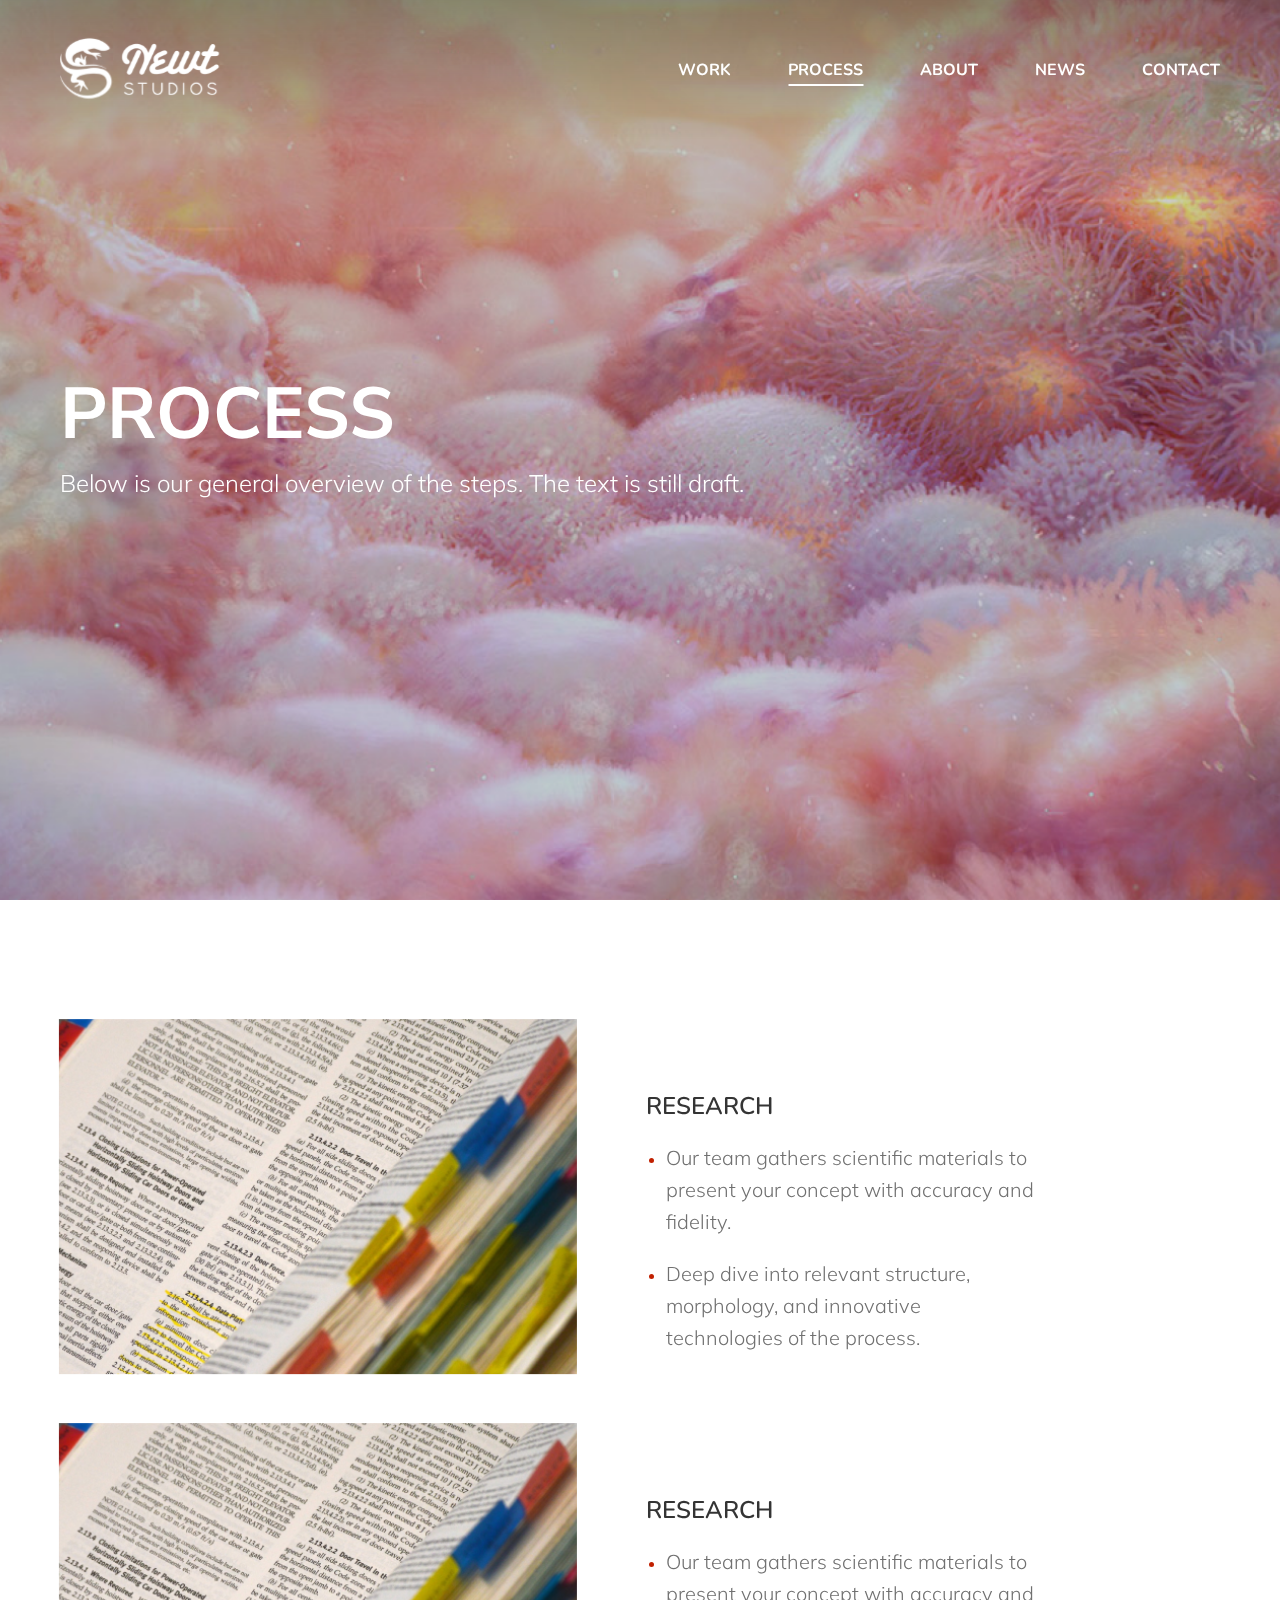
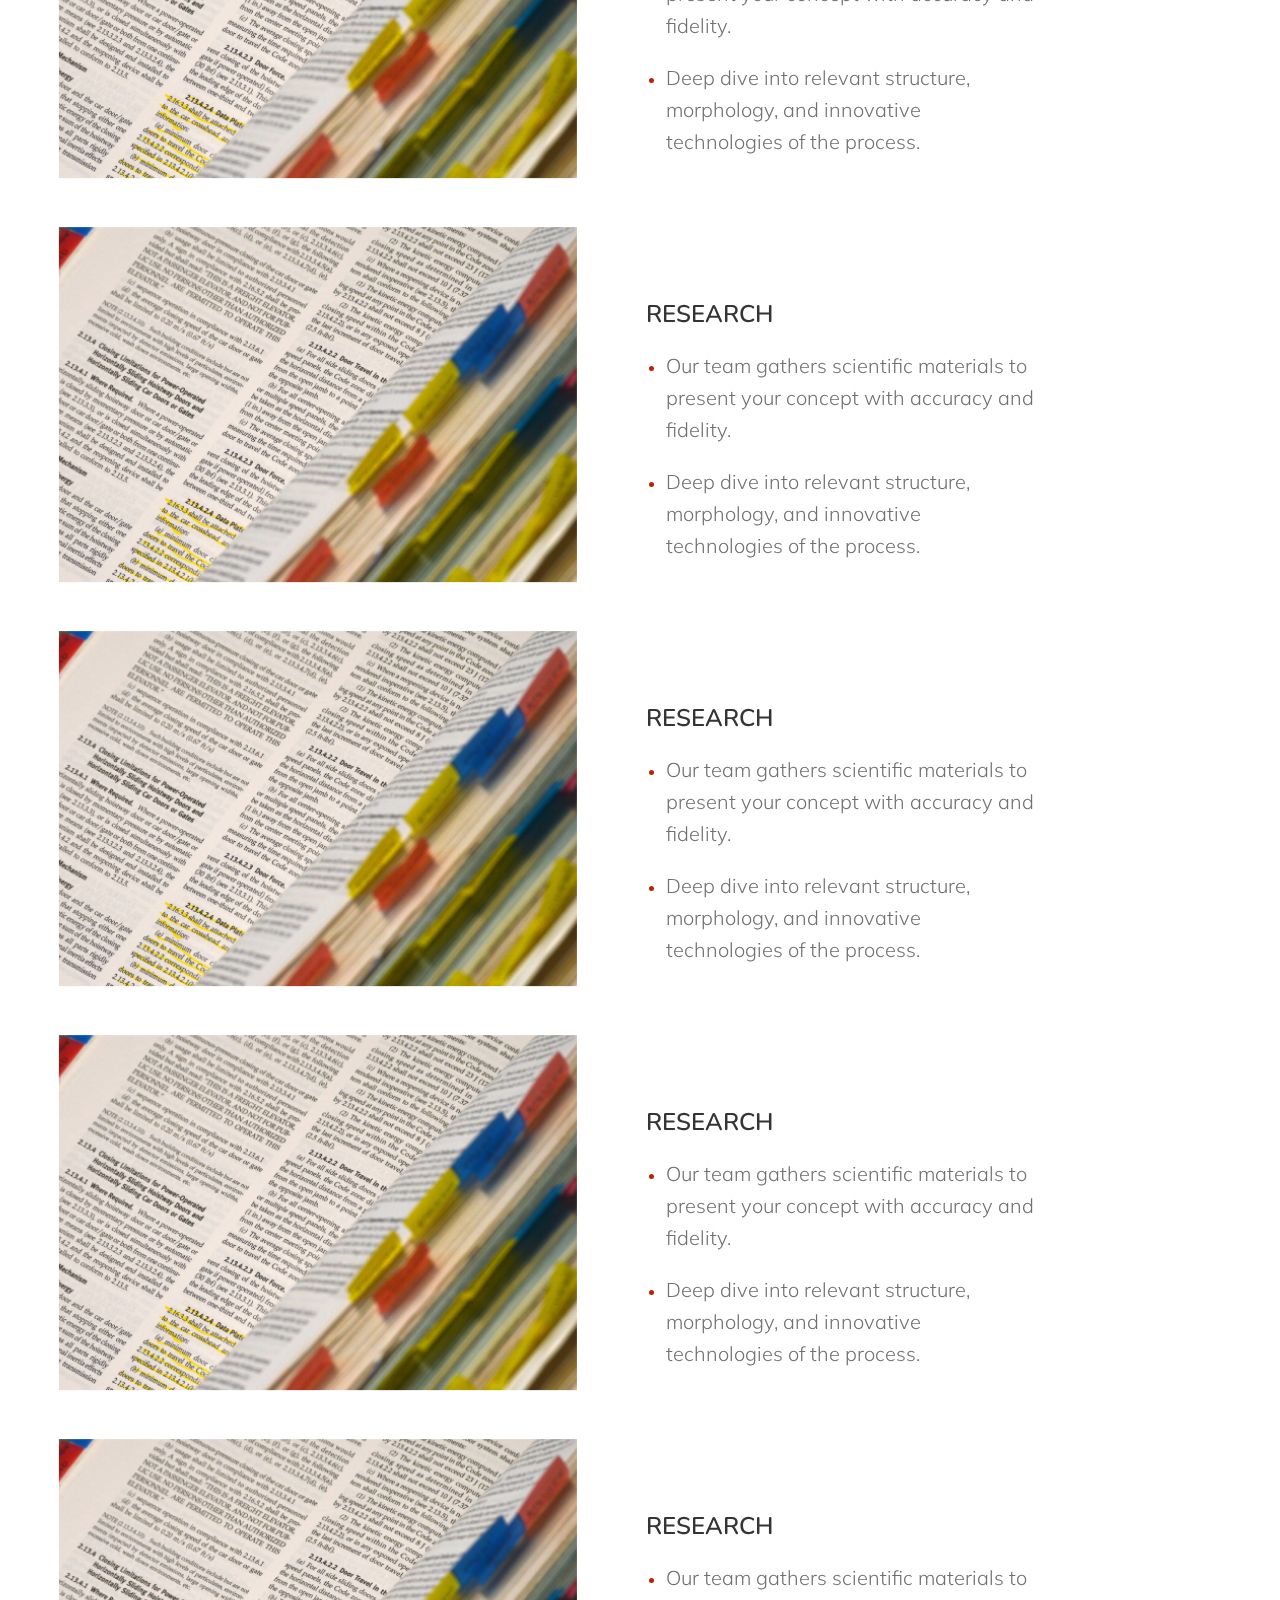
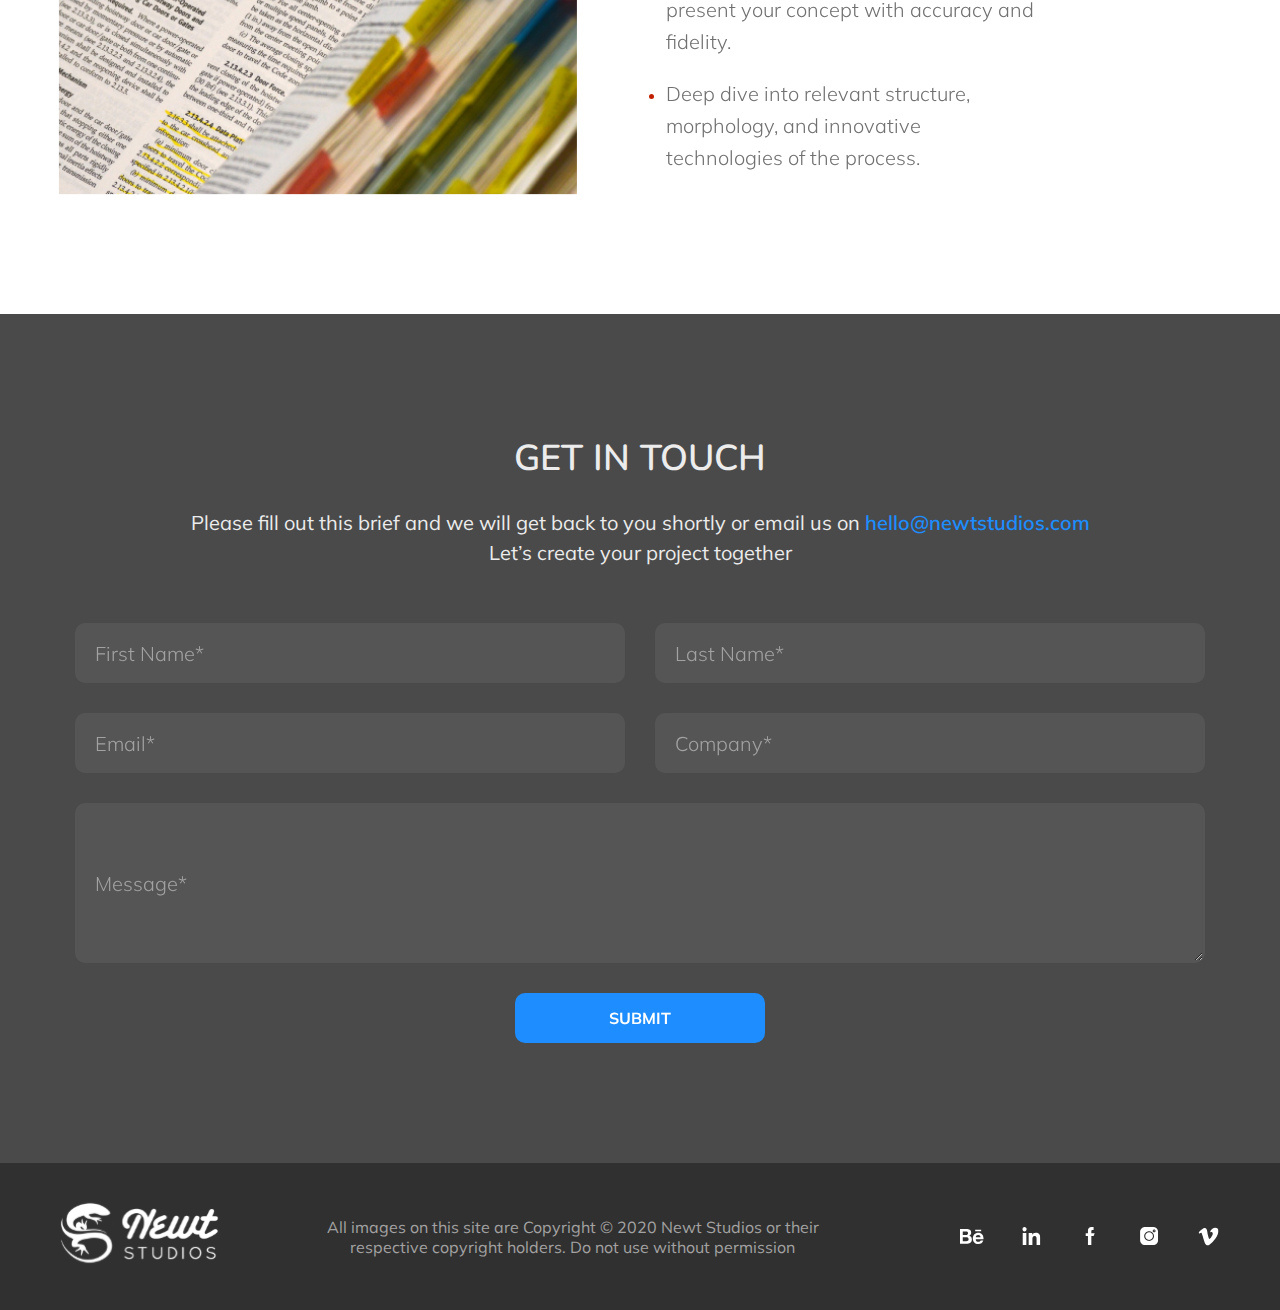
<file: process.html>
<!doctype html>
<html lang="en">
<head>
    <meta charset="UTF-8">
    <meta name="viewport"
          content="width=device-width, user-scalable=no, initial-scale=1.0, maximum-scale=1.0, minimum-scale=1.0">
    <meta http-equiv="X-UA-Compatible" content="ie=edge">
    <link rel="stylesheet" href="css/index.css">
    <title>Process</title>
    <link rel="shortcut icon" href="images/favicon.png" type="image/png">
    <link href="https://fonts.googleapis.com/css2?family=Mulish:wght@300;600;700&family=Nunito+Sans:wght@700&family=Nunito:wght@600&display=swap"
          rel="stylesheet">
</head>
<body>

<header class="header">

    <div class="container">
        <div class="header-menu">

            <a class="logo" href="index.html"></a>

            <ul class="menu nav-desktop">
                <li><a class="nav-link" href="work.html">Work</a></li>
                <li><a class="nav-link" href="process.html">Process</a></li>
                <li><a class="nav-link" href="about.html">About</a></li>
                <li><a class="nav-link" href="news.html">News</a></li>
                <li><a class="nav-link contact" href="#contact">Contact</a></li>
            </ul>
        </div>

        <div class="header-menu-mob">

            <a class="logo" href="index.html"></a>

            <div class="burger-menu">
            </div>

            <ul id="nav-mob" class="menu nav-mobile">
                <li><a class="nav-link" href="work.html">Work</a></li>
                <li><a class="nav-link" href="process.html">Process</a></li>
                <li><a class="nav-link" href="about.html">About</a></li>
                <li><a class="nav-link" href="news.html">News</a></li>
                <li><a class="nav-link contact" href="#contact">Contact</a></li>
            </ul>
        </div>

    </div>

</header>

<div id="banner" class="banner object-fit">
        <img class="banner-img" src="images/process.png" alt="">
    <div class="container">
        <div class="content-banner">
            <h1 class="title-banner">Process</h1>
            <div class="text-banner">Below is our general overview of the steps. The text is still draft.</div>
        </div>
    </div>
</div>

<div class="process content-padding">
    <div class="container">
        <div class="content-process">

            <div class="row-process">
                <div class="item-img-process object-fit"><img src="images/Rectangle%2019.png"></div>

                <div class="item-info-process">
                    <h3 class="title-process">Research</h3>
                    <div class="list-process">
                        <ul>
                            <li><span>Our team gathers scientific materials to present your concept with accuracy and
                                fidelity.
                            </span></li>
                            <li><span>Deep dive into relevant structure, morphology, and innovative technologies of the
                                process.
                            </span></li>
                        </ul>
                    </div>
                </div>
            </div>

            <div class="row-process">
                <div class="item-img-process object-fit"><img src="images/Rectangle%2019.png"></div>

                <div class="item-info-process">
                    <h3 class="title-process">Research</h3>
                    <div class="list-process">
                        <ul>
                            <li><span>Our team gathers scientific materials to present your concept with accuracy and
                                fidelity.
                            </span></li>
                            <li><span>Deep dive into relevant structure, morphology, and innovative technologies of the
                                process.
                            </span></li>
                        </ul>
                    </div>
                </div>
            </div>

            <div class="row-process">
                <div class="item-img-process object-fit"><img src="images/Rectangle%2019.png"></div>

                <div class="item-info-process">
                    <h3 class="title-process">Research</h3>
                    <div class="list-process">
                        <ul>
                            <li><span>Our team gathers scientific materials to present your concept with accuracy and
                                fidelity.
                            </span></li>
                            <li><span>Deep dive into relevant structure, morphology, and innovative technologies of the
                                process.
                            </span></li>
                        </ul>
                    </div>
                </div>
            </div>

            <div class="row-process">
                <div class="item-img-process object-fit"><img src="images/Rectangle%2019.png"></div>

                <div class="item-info-process">
                    <h3 class="title-process">Research</h3>
                    <div class="list-process">
                        <ul>
                            <li><span>Our team gathers scientific materials to present your concept with accuracy and
                                fidelity.
                            </span></li>
                            <li><span>Deep dive into relevant structure, morphology, and innovative technologies of the
                                process.
                            </span></li>
                        </ul>
                    </div>
                </div>
            </div>

            <div class="row-process">
                <div class="item-img-process object-fit"><img src="images/Rectangle%2019.png"></div>

                <div class="item-info-process">
                    <h3 class="title-process">Research</h3>
                    <div class="list-process">
                        <ul>
                            <li><span>Our team gathers scientific materials to present your concept with accuracy and
                                fidelity.
                            </span></li>
                            <li><span>Deep dive into relevant structure, morphology, and innovative technologies of the
                                process.
                            </span></li>
                        </ul>
                    </div>
                </div>
            </div>

            <div class="row-process">
                <div class="item-img-process object-fit"><img src="images/Rectangle%2019.png"></div>

                <div class="item-info-process">
                    <h3 class="title-process">Research</h3>
                    <div class="list-process">
                        <ul>
                            <li><span>Our team gathers scientific materials to present your concept with accuracy and
                                fidelity.
                            </span></li>
                            <li><span>Deep dive into relevant structure, morphology, and innovative technologies of the
                                process.
                            </span></li>
                        </ul>
                    </div>
                </div>
            </div>


        </div>
    </div>
</div>


<div id="contact" class="get-in-touch content-padding">
    <div class="container">
        <div class="content-form">
            <h2 class="title-block">get in touch</h2>
            <div class="text-block form-text-block">Please fill out this brief and we will get back to you shortly or
                email us on
                <a class="email" href="mailto:hello@newtstudios.com">hello@newtstudios.com</a>
                Let’s create your project together
            </div>

            <div class="form-success">
                <div class="form">
                    <div class="validation-field">
                        <span class="error">error</span>
                        <input class="first-name" type="text">
                        <div class="placeholder">First Name*</div>
                    </div>
                    <div class="validation-field">
                        <span class="error">error</span>
                        <input class="last-name" type="text">
                        <div class="placeholder">Last Name*</div>
                    </div>
                    <div class="validation-field">
                        <span class="error">error</span>
                        <input class="email" type="text">
                        <div class="placeholder">Email*</div>
                    </div>
                    <div class="validation-field">
                        <span class="error">error</span>
                        <input class="company" type="text">
                        <div class="placeholder">Company*</div>
                    </div>
                    <div class="validation-field message-area">
                        <span class="error">error</span>
                        <textarea class="message" type="text"></textarea>
                        <div class="placeholder">Message*</div>
                    </div>
                    <label class="button form-submit">
                        <span>Submit</span>
                        <input type="submit" class="button" value="Отправить">
                    </label>
                </div>
            </div>

        </div>
    </div>
</div>

<footer>
    <div class="container">
        <div class="content-footer">
            <a href="index.html"><img class="logo-footer" src="images/svg/logo.svg"></a>

            <div class="copyright">All images on this site are Copyright © 2020 Newt Studios or their respective
                copyright holders. Do not use without permission
            </div>

            <div class="social-block">
                <a class="social-link behance"></a>
                <a class="social-link linkedin"></a>
                <a class="social-link facebook"></a>
                <a class="social-link instagram"></a>
                <a class="social-link vimeo"></a>
            </div>
        </div>
    </div>
</footer>

<script src="js/jquery.js"></script>
<script src="js/popup-slide.js"></script>
<script src="js/jquery.fancybox3.min.js"></script>
<script src="js/slick.js"></script>
<script src="js/jquery.waypoints.js"></script>
<script src="js/zindex.js"></script>

</body>
</html>
</file>
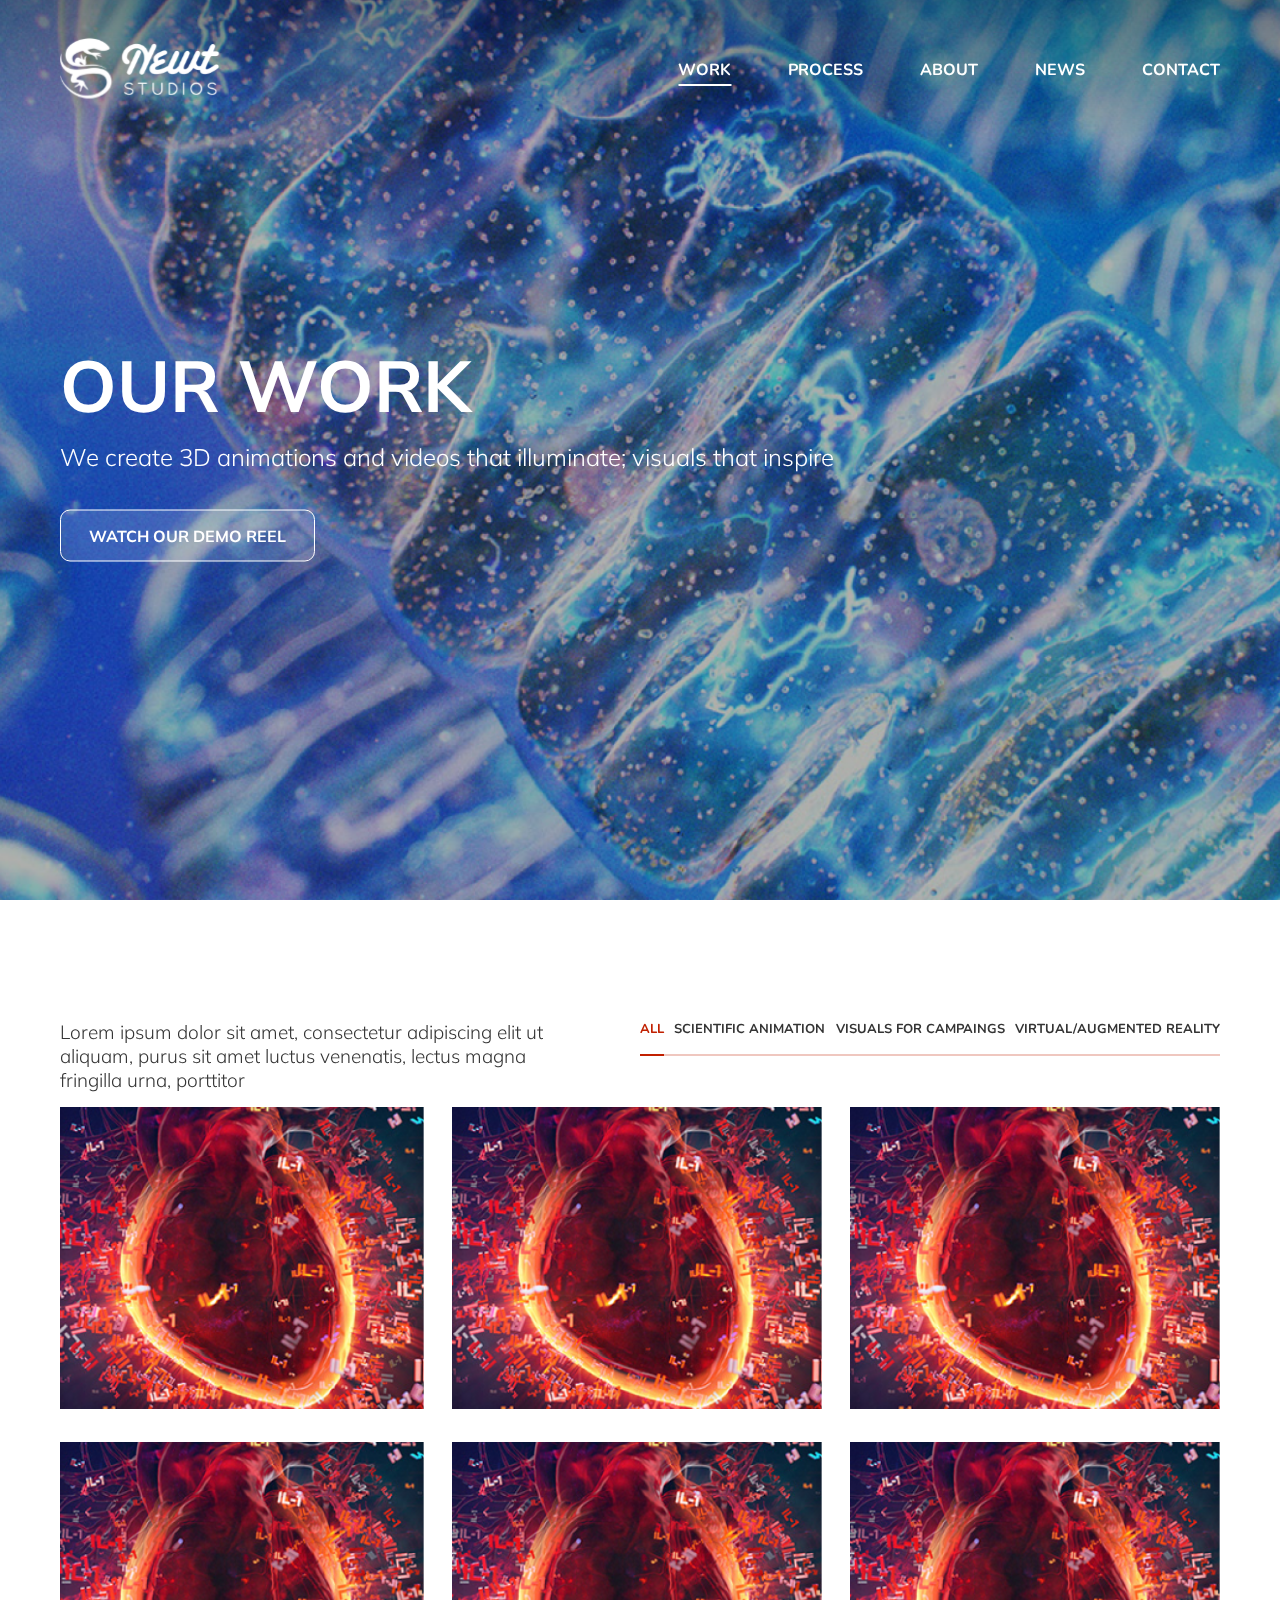
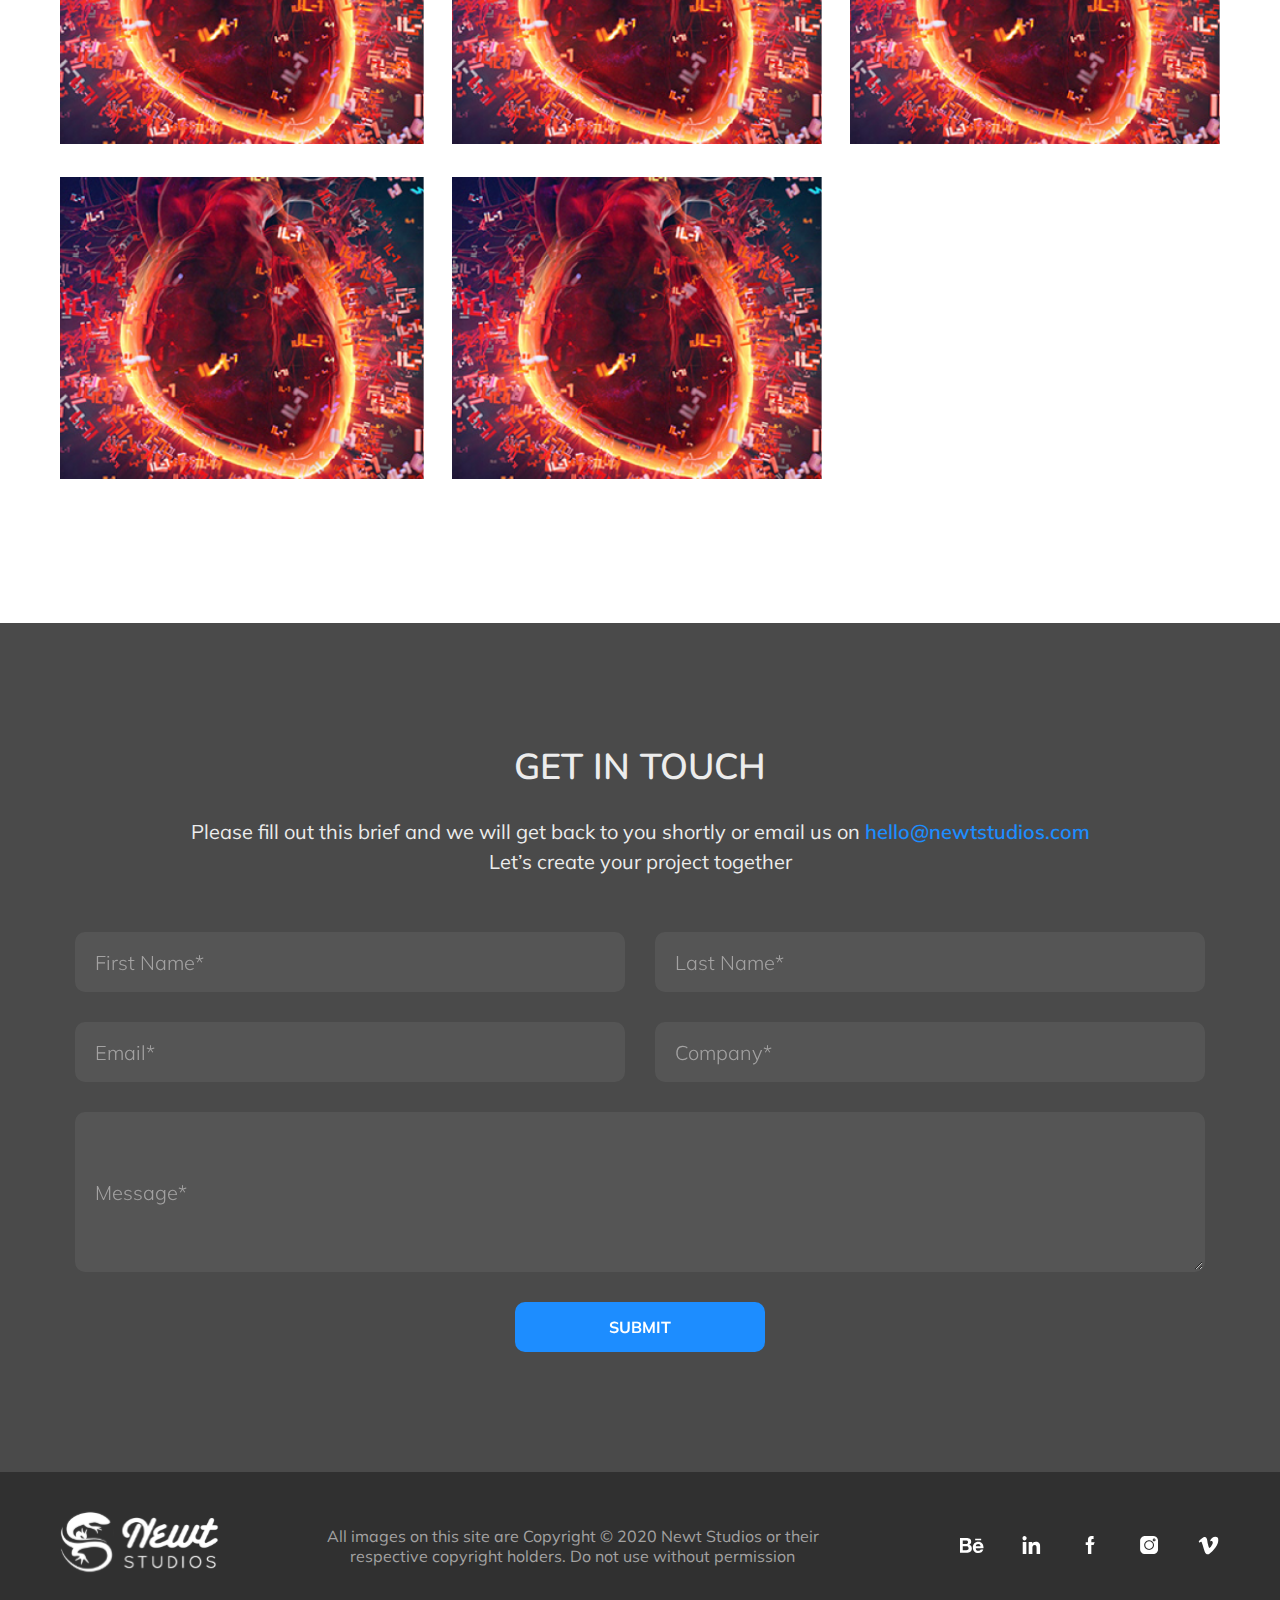
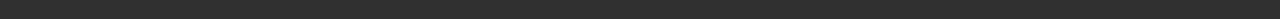
<file: work.html>
<!doctype html>
<html lang="en">
<head>
    <meta charset="UTF-8">
    <meta name="viewport"
          content="width=device-width, user-scalable=no, initial-scale=1.0, maximum-scale=1.0, minimum-scale=1.0">
    <meta http-equiv="X-UA-Compatible" content="ie=edge">
    <title>Work</title>
    <link rel="shortcut icon" href="images/favicon.png" type="image/png">
    <link rel="stylesheet" href="css/index.css">
    <link href="https://fonts.googleapis.com/css2?family=Mulish:wght@400;600;700&family=Nunito+Sans:wght@700&family=Nunito:wght@600&display=swap"
          rel="stylesheet">
</head>
<body>
<header class="header">

    <div class="container">
        <div class="header-menu">

            <a class="logo" href="index.html"></a>

            <ul class="menu nav-desktop">
                <li><a class="nav-link" href="work.html">Work</a></li>
                <li><a class="nav-link" href="process.html">Process</a></li>
                <li><a class="nav-link" href="about.html">About</a></li>
                <li><a class="nav-link" href="news.html">News</a></li>
                <li><a class="nav-link contact" href="#contact">Contact</a></li>
            </ul>
        </div>

        <div class="header-menu-mob">

            <a class="logo" href="index.html"></a>

            <div class="burger-menu">
            </div>

            <ul id="nav-mob" class="menu nav-mobile">
                <li><a class="nav-link" href="work.html">Work</a></li>
                <li><a class="nav-link" href="process.html">Process</a></li>
                <li><a class="nav-link" href="about.html">About</a></li>
                <li><a class="nav-link" href="news.html">News</a></li>
                <li><a class="nav-link contact" href="#contact">Contact</a></li>
            </ul>
        </div>

    </div>

</header>

<div id="banner" class="banner object-fit">
    <img class="banner-img" src="images/Screenshot_2.png" alt="">
    <div class="container">
        <div class="content-banner">
            <h1 class="title-banner">our work</h1>
            <div class="text-banner">We create 3D animations and videos that illuminate; visuals that inspire</div>
            <div class="button-video playfancybox.iframe" data-fancybox data-type="iframe"
                 data-src="videos/Innderbody.mp4">Watch our demo reel
            </div>
        </div>
    </div>
</div>

<div class="work-example">
    <div class="container">
        <div class="tabs">
            <ul class="tab-list">
                <li><a href="#tab-1">All</a>
                    <div class="tab-text-mob">Lorem ipsum dolor sit amet, consectetur adipiscing elit ut aliquam, purus
                        sit amet
                        luctus venenatis, lectus magna fringilla urna, porttitor
                    </div>
                </li>
                <li><a href="#tab-2">scientific animation</a>
                    <div class="tab-text-mob">2Lorem ipsum dolor sit amet, consectetur adipiscing elit ut aliquam, purus
                        sit amet
                        luctus venenatis, lectus magna fringilla urna, porttitor
                    </div>
                </li>
                <li><a href="#tab-3">visuals for campaings</a>
                    <div class="tab-text-mob">3Lorem ipsum dolor sit amet, consectetur adipiscing elit ut aliquam, purus
                        sit amet
                        luctus venenatis, lectus magna fringilla urna, porttitor
                    </div>
                </li>
                <li><a href="#tab-4">virtual/augmented reality</a>
                    <div class="tab-text-mob">4Lorem ipsum dolor sit amet, consectetur adipiscing elit ut aliquam, purus
                        sit amet
                        luctus venenatis, lectus magna fringilla urna, porttitor
                    </div>
                </li>
            </ul>

            <div id="tab-1">
                <div class="tab-text">Lorem ipsum dolor sit amet, consectetur adipiscing elit ut aliquam, purus sit amet
                    luctus venenatis, lectus magna fringilla urna, porttitor
                </div>
                <div class="tab-img">
                    <div class="block-animation object-fit">
                        <img class="img-animation" src="images/Rectangle%2023.png">
                        <div class="content-animation">
                            <div class="title-animation">Bone Cross Section</div>
                            <div class="text-animation">scientific animation</div>
                        </div>
                        <div class="wrap-slider">

                            <div class="controls-slider">

                                <div class="button-close-slider"></div>

                                <div class="page">
                                    <div class="slider">
                                        <div class="slider__item object-fit">
                                            <img src="images/Rectangle%2055.png" alt="">
                                        </div>
                                        <div class="slider__item object-fit">
                                            <img src="images/Rectangle%2064.png" alt="">
                                        </div>
                                        <div class="slider__item object-fit">
                                            <img src="images/Rectangle%2055.png" alt="">
                                        </div>
                                        <div class="slider__item object-fit">
                                            <img src="images/Rectangle%2064.png" alt="">
                                        </div>
                                        <div class="slider__item object-fit">
                                            <img src="images/Rectangle%2055.png" alt="">
                                        </div>
                                        <div class="slider__item object-fit">
                                            <img src="images/Rectangle%2055.png" alt="">
                                        </div>
                                        <div class="slider__item object-fit">
                                            <img src="images/Rectangle%2064.png" alt="">
                                        </div>
                                        <div class="slider__item object-fit">
                                            <img src="images/Rectangle%2055.png" alt="">
                                        </div>
                                        <div class="slider__item object-fit">
                                            <img src="images/Rectangle%2055.png" alt="">
                                        </div>
                                        <div class="slider__item object-fit">
                                            <img src="images/Rectangle%2064.png" alt="">
                                        </div>
                                    </div>

                                    <div class="info-slider">
                                        <div class="title-slider">Bone Cross Section</div>
                                        <div class="subtitle-slider">scientific snimation</div>
                                        <div class="strip-slider"></div>
                                        <div class="text-slider">Lorem ipsum dolor sit amet, consectetur adipiscing elit ut aliquam,
                                            purus
                                            sit
                                            amet
                                            luctus venenatis, lectus magna fringilla urna, porttitor rhoncus
                                        </div>
                                        <a href="https://www.google.com/" target="_blank" class="link-slider">watch the project</a>
                                    </div>
                                </div>

                            </div>
                        </div>
                    </div>

                    <div class="block-animation object-fit">
                        <img class="img-animation" src="images/Rectangle%2023.png">
                        <div class="content-animation">
                            <div class="title-animation">Bone Cross Section</div>
                            <div class="text-animation">scientific animation</div>
                        </div>
                        <div class="wrap-slider">

                            <div class="controls-slider">

                                <div class="button-close-slider"></div>

                                <div class="page">
                                    <div class="slider">
                                        <div class="slider__item object-fit">
                                            <img src="images/Rectangle%2055.png" alt="">
                                        </div>
                                        <div class="slider__item object-fit">
                                            <img src="images/Rectangle%2064.png" alt="">
                                        </div>
                                        <div class="slider__item object-fit">
                                            <img src="images/Rectangle%2055.png" alt="">
                                        </div>
                                        <div class="slider__item object-fit">
                                            <img src="images/Rectangle%2064.png" alt="">
                                        </div>
                                        <div class="slider__item object-fit">
                                            <img src="images/Rectangle%2055.png" alt="">
                                        </div>
                                        <div class="slider__item object-fit">
                                            <img src="images/Rectangle%2055.png" alt="">
                                        </div>
                                        <div class="slider__item object-fit">
                                            <img src="images/Rectangle%2064.png" alt="">
                                        </div>
                                        <div class="slider__item object-fit">
                                            <img src="images/Rectangle%2055.png" alt="">
                                        </div>
                                        <div class="slider__item object-fit">
                                            <img src="images/Rectangle%2055.png" alt="">
                                        </div>
                                        <div class="slider__item object-fit">
                                            <img src="images/Rectangle%2064.png" alt="">
                                        </div>
                                    </div>

                                    <div class="info-slider">
                                        <div class="title-slider">Bone Cross Section</div>
                                        <div class="subtitle-slider">scientific snimation</div>
                                        <div class="strip-slider"></div>
                                        <div class="text-slider">Lorem ipsum dolor sit amet, consectetur adipiscing elit ut aliquam,
                                            purus
                                            sit
                                            amet
                                            luctus venenatis, lectus magna fringilla urna, porttitor rhoncus
                                        </div>
                                        <a href="https://www.google.com/" target="_blank" class="link-slider">watch the project</a>
                                    </div>
                                </div>

                            </div>
                        </div>
                    </div>

                    <div class="block-animation object-fit">
                        <img class="img-animation" src="images/Rectangle%2023.png">
                        <div class="content-animation">
                            <div class="title-animation">Bone Cross Section</div>
                            <div class="text-animation">scientific animation</div>
                        </div>
                        <div class="wrap-slider">

                            <div class="controls-slider">

                                <div class="button-close-slider"></div>

                                <div class="page">
                                    <div class="slider">
                                        <div class="slider__item object-fit">
                                            <img src="images/Rectangle%2055.png" alt="">
                                        </div>
                                        <div class="slider__item object-fit">
                                            <img src="images/Rectangle%2064.png" alt="">
                                        </div>
                                        <div class="slider__item object-fit">
                                            <img src="images/Rectangle%2055.png" alt="">
                                        </div>
                                        <div class="slider__item object-fit">
                                            <img src="images/Rectangle%2064.png" alt="">
                                        </div>
                                        <div class="slider__item object-fit">
                                            <img src="images/Rectangle%2055.png" alt="">
                                        </div>
                                        <div class="slider__item object-fit">
                                            <img src="images/Rectangle%2055.png" alt="">
                                        </div>
                                        <div class="slider__item object-fit">
                                            <img src="images/Rectangle%2064.png" alt="">
                                        </div>
                                        <div class="slider__item object-fit">
                                            <img src="images/Rectangle%2055.png" alt="">
                                        </div>
                                        <div class="slider__item object-fit">
                                            <img src="images/Rectangle%2055.png" alt="">
                                        </div>
                                        <div class="slider__item object-fit">
                                            <img src="images/Rectangle%2064.png" alt="">
                                        </div>
                                    </div>

                                    <div class="info-slider">
                                        <div class="title-slider">Bone Cross Section</div>
                                        <div class="subtitle-slider">scientific snimation</div>
                                        <div class="strip-slider"></div>
                                        <div class="text-slider">Lorem ipsum dolor sit amet, consectetur adipiscing elit ut aliquam,
                                            purus
                                            sit
                                            amet
                                            luctus venenatis, lectus magna fringilla urna, porttitor rhoncus
                                        </div>
                                        <a href="https://www.google.com/" target="_blank" class="link-slider">watch the project</a>
                                    </div>
                                </div>

                            </div>
                        </div>
                    </div>

                    <div class="block-animation object-fit">
                        <img class="img-animation" src="images/Rectangle%2023.png">
                        <div class="content-animation">
                            <div class="title-animation">Bone Cross Section</div>
                            <div class="text-animation">scientific animation</div>
                        </div>
                        <div class="wrap-slider">

                            <div class="controls-slider">

                                <div class="button-close-slider"></div>

                                <div class="page">
                                    <div class="slider">
                                        <div class="slider__item object-fit">
                                            <img src="images/Rectangle%2055.png" alt="">
                                        </div>
                                        <div class="slider__item object-fit">
                                            <img src="images/Rectangle%2064.png" alt="">
                                        </div>
                                        <div class="slider__item object-fit">
                                            <img src="images/Rectangle%2055.png" alt="">
                                        </div>
                                        <div class="slider__item object-fit">
                                            <img src="images/Rectangle%2064.png" alt="">
                                        </div>
                                        <div class="slider__item object-fit">
                                            <img src="images/Rectangle%2055.png" alt="">
                                        </div>
                                        <div class="slider__item object-fit">
                                            <img src="images/Rectangle%2055.png" alt="">
                                        </div>
                                        <div class="slider__item object-fit">
                                            <img src="images/Rectangle%2064.png" alt="">
                                        </div>
                                        <div class="slider__item object-fit">
                                            <img src="images/Rectangle%2055.png" alt="">
                                        </div>
                                        <div class="slider__item object-fit">
                                            <img src="images/Rectangle%2055.png" alt="">
                                        </div>
                                        <div class="slider__item object-fit">
                                            <img src="images/Rectangle%2064.png" alt="">
                                        </div>
                                    </div>

                                    <div class="info-slider">
                                        <div class="title-slider">Bone Cross Section</div>
                                        <div class="subtitle-slider">scientific snimation</div>
                                        <div class="strip-slider"></div>
                                        <div class="text-slider">Lorem ipsum dolor sit amet, consectetur adipiscing elit ut aliquam,
                                            purus
                                            sit
                                            amet
                                            luctus venenatis, lectus magna fringilla urna, porttitor rhoncus
                                        </div>
                                        <a href="https://www.google.com/" target="_blank" class="link-slider">watch the project</a>
                                    </div>
                                </div>

                            </div>
                        </div>
                    </div>

                    <div class="block-animation object-fit">
                        <img class="img-animation" src="images/Rectangle%2023.png">
                        <div class="content-animation">
                            <div class="title-animation">Bone Cross Section</div>
                            <div class="text-animation">scientific animation</div>
                        </div>
                        <div class="wrap-slider">

                            <div class="controls-slider">

                                <div class="button-close-slider"></div>

                                <div class="page">
                                    <div class="slider">
                                        <div class="slider__item object-fit">
                                            <img src="images/Rectangle%2055.png" alt="">
                                        </div>
                                        <div class="slider__item object-fit">
                                            <img src="images/Rectangle%2064.png" alt="">
                                        </div>
                                        <div class="slider__item object-fit">
                                            <img src="images/Rectangle%2055.png" alt="">
                                        </div>
                                        <div class="slider__item object-fit">
                                            <img src="images/Rectangle%2064.png" alt="">
                                        </div>
                                        <div class="slider__item object-fit">
                                            <img src="images/Rectangle%2055.png" alt="">
                                        </div>
                                        <div class="slider__item object-fit">
                                            <img src="images/Rectangle%2055.png" alt="">
                                        </div>
                                        <div class="slider__item object-fit">
                                            <img src="images/Rectangle%2064.png" alt="">
                                        </div>
                                        <div class="slider__item object-fit">
                                            <img src="images/Rectangle%2055.png" alt="">
                                        </div>
                                        <div class="slider__item object-fit">
                                            <img src="images/Rectangle%2055.png" alt="">
                                        </div>
                                        <div class="slider__item object-fit">
                                            <img src="images/Rectangle%2064.png" alt="">
                                        </div>
                                    </div>

                                    <div class="info-slider">
                                        <div class="title-slider">Bone Cross Section</div>
                                        <div class="subtitle-slider">scientific snimation</div>
                                        <div class="strip-slider"></div>
                                        <div class="text-slider">Lorem ipsum dolor sit amet, consectetur adipiscing elit ut aliquam,
                                            purus
                                            sit
                                            amet
                                            luctus venenatis, lectus magna fringilla urna, porttitor rhoncus
                                        </div>
                                        <a href="https://www.google.com/" target="_blank" class="link-slider">watch the project</a>
                                    </div>
                                </div>

                            </div>
                        </div>
                    </div>

                    <div class="block-animation object-fit">
                        <img class="img-animation" src="images/Rectangle%2023.png">
                        <div class="content-animation">
                            <div class="title-animation">Bone Cross Section</div>
                            <div class="text-animation">scientific animation</div>
                        </div>
                        <div class="wrap-slider">

                            <div class="controls-slider">

                                <div class="button-close-slider"></div>

                                <div class="page">
                                    <div class="slider">
                                        <div class="slider__item object-fit">
                                            <img src="images/Rectangle%2055.png" alt="">
                                        </div>
                                        <div class="slider__item object-fit">
                                            <img src="images/Rectangle%2064.png" alt="">
                                        </div>
                                        <div class="slider__item object-fit">
                                            <img src="images/Rectangle%2055.png" alt="">
                                        </div>
                                        <div class="slider__item object-fit">
                                            <img src="images/Rectangle%2064.png" alt="">
                                        </div>
                                        <div class="slider__item object-fit">
                                            <img src="images/Rectangle%2055.png" alt="">
                                        </div>
                                        <div class="slider__item object-fit">
                                            <img src="images/Rectangle%2055.png" alt="">
                                        </div>
                                        <div class="slider__item object-fit">
                                            <img src="images/Rectangle%2064.png" alt="">
                                        </div>
                                        <div class="slider__item object-fit">
                                            <img src="images/Rectangle%2055.png" alt="">
                                        </div>
                                        <div class="slider__item object-fit">
                                            <img src="images/Rectangle%2055.png" alt="">
                                        </div>
                                        <div class="slider__item object-fit">
                                            <img src="images/Rectangle%2064.png" alt="">
                                        </div>
                                    </div>

                                    <div class="info-slider">
                                        <div class="title-slider">Bone Cross Section</div>
                                        <div class="subtitle-slider">scientific snimation</div>
                                        <div class="strip-slider"></div>
                                        <div class="text-slider">Lorem ipsum dolor sit amet, consectetur adipiscing elit ut aliquam,
                                            purus
                                            sit
                                            amet
                                            luctus venenatis, lectus magna fringilla urna, porttitor rhoncus
                                        </div>
                                        <a href="https://www.google.com/" target="_blank" class="link-slider">watch the project</a>
                                    </div>
                                </div>

                            </div>
                        </div>
                    </div>

                    <div class="block-animation object-fit">
                        <img class="img-animation" src="images/Rectangle%2023.png">
                        <div class="content-animation">
                            <div class="title-animation">Bone Cross Section</div>
                            <div class="text-animation">scientific animation</div>
                        </div>
                        <div class="wrap-slider">

                            <div class="controls-slider">

                                <div class="button-close-slider"></div>

                                <div class="page">
                                    <div class="slider">
                                        <div class="slider__item object-fit">
                                            <img src="images/Rectangle%2055.png" alt="">
                                        </div>
                                        <div class="slider__item object-fit">
                                            <img src="images/Rectangle%2064.png" alt="">
                                        </div>
                                        <div class="slider__item object-fit">
                                            <img src="images/Rectangle%2055.png" alt="">
                                        </div>
                                        <div class="slider__item object-fit">
                                            <img src="images/Rectangle%2064.png" alt="">
                                        </div>
                                        <div class="slider__item object-fit">
                                            <img src="images/Rectangle%2055.png" alt="">
                                        </div>
                                        <div class="slider__item object-fit">
                                            <img src="images/Rectangle%2055.png" alt="">
                                        </div>
                                        <div class="slider__item object-fit">
                                            <img src="images/Rectangle%2064.png" alt="">
                                        </div>
                                        <div class="slider__item object-fit">
                                            <img src="images/Rectangle%2055.png" alt="">
                                        </div>
                                        <div class="slider__item object-fit">
                                            <img src="images/Rectangle%2055.png" alt="">
                                        </div>
                                        <div class="slider__item object-fit">
                                            <img src="images/Rectangle%2064.png" alt="">
                                        </div>
                                    </div>

                                    <div class="info-slider">
                                        <div class="title-slider">Bone Cross Section</div>
                                        <div class="subtitle-slider">scientific snimation</div>
                                        <div class="strip-slider"></div>
                                        <div class="text-slider">Lorem ipsum dolor sit amet, consectetur adipiscing elit ut aliquam,
                                            purus
                                            sit
                                            amet
                                            luctus venenatis, lectus magna fringilla urna, porttitor rhoncus
                                        </div>
                                        <a href="https://www.google.com/" target="_blank" class="link-slider">watch the project</a>
                                    </div>
                                </div>

                            </div>
                        </div>
                    </div>

                    <div class="block-animation object-fit">
                        <img class="img-animation" src="images/Rectangle%2023.png">
                        <div class="content-animation">
                            <div class="title-animation">Bone Cross Section</div>
                            <div class="text-animation">scientific animation</div>
                        </div>
                        <div class="wrap-slider">

                            <div class="controls-slider">

                                <div class="button-close-slider"></div>

                                <div class="page">
                                    <div class="slider">
                                        <div class="slider__item object-fit">
                                            <img src="images/Rectangle%2055.png" alt="">
                                        </div>
                                        <div class="slider__item object-fit">
                                            <img src="images/Rectangle%2064.png" alt="">
                                        </div>
                                        <div class="slider__item object-fit">
                                            <img src="images/Rectangle%2055.png" alt="">
                                        </div>
                                        <div class="slider__item object-fit">
                                            <img src="images/Rectangle%2064.png" alt="">
                                        </div>
                                        <div class="slider__item object-fit">
                                            <img src="images/Rectangle%2055.png" alt="">
                                        </div>
                                        <div class="slider__item object-fit">
                                            <img src="images/Rectangle%2055.png" alt="">
                                        </div>
                                        <div class="slider__item object-fit">
                                            <img src="images/Rectangle%2064.png" alt="">
                                        </div>
                                        <div class="slider__item object-fit">
                                            <img src="images/Rectangle%2055.png" alt="">
                                        </div>
                                        <div class="slider__item object-fit">
                                            <img src="images/Rectangle%2055.png" alt="">
                                        </div>
                                        <div class="slider__item object-fit">
                                            <img src="images/Rectangle%2064.png" alt="">
                                        </div>
                                    </div>

                                    <div class="info-slider">
                                        <div class="title-slider">Bone Cross Section</div>
                                        <div class="subtitle-slider">scientific snimation</div>
                                        <div class="strip-slider"></div>
                                        <div class="text-slider">Lorem ipsum dolor sit amet, consectetur adipiscing elit ut aliquam,
                                            purus
                                            sit
                                            amet
                                            luctus venenatis, lectus magna fringilla urna, porttitor rhoncus
                                        </div>
                                        <a href="https://www.google.com/" target="_blank" class="link-slider">watch the project</a>
                                    </div>
                                </div>

                            </div>
                        </div>
                    </div>
                </div>
            </div>

            <div id="tab-2">
                <div class="tab-text">2Lorem ipsum dolor sit amet, consectetur adipiscing elit ut aliquam, purus sit
                    amet luctus venenatis, lectus magna fringilla urna, porttitor
                </div>
                <div class="tab-img">

                    <div class="block-animation object-fit">
                        <img class="img-animation" src="images/Rectangle%2022.png">
                        <div class="content-animation">
                            <div class="title-animation">Bone Cross Section</div>
                            <div class="text-animation">scientific animation</div>
                        </div>
                    </div>

                    <div class="block-animation object-fit">
                        <img class="img-animation" src="images/Rectangle%2023.png">
                        <div class="content-animation">
                            <div class="title-animation">Bone Cross Section</div>
                            <div class="text-animation">scientific animation</div>
                        </div>
                    </div>

                    <div class="block-animation object-fit">
                        <img class="img-animation" src="images/Rectangle%2022.png">
                        <div class="content-animation">
                            <div class="title-animation">Bone Cross Section</div>
                            <div class="text-animation">scientific animation</div>
                        </div>
                    </div>

                    <div class="block-animation object-fit">
                        <img class="img-animation" src="images/Rectangle%2023.png">
                        <div class="content-animation">
                            <div class="title-animation">Bone Cross Section</div>
                            <div class="text-animation">scientific animation</div>
                        </div>
                    </div>

                    <div class="block-animation object-fit">
                        <img class="img-animation" src="images/Rectangle%2022%20(1).png">
                        <div class="content-animation">
                            <div class="title-animation">Bone Cross Section</div>
                            <div class="text-animation">scientific animation</div>
                        </div>
                    </div>

                    <div class="block-animation object-fit">
                        <img class="img-animation" src="images/Rectangle%2023.png">
                        <div class="content-animation">
                            <div class="title-animation">Bone Cross Section</div>
                            <div class="text-animation">scientific animation</div>
                        </div>
                    </div>
                </div>
            </div>

            <div id="tab-3">
                <div class="tab-text">3Lorem ipsum dolor sit amet, consectetur adipiscing elit ut aliquam, purus sit
                    amet luctus venenatis, lectus magna fringilla urna, porttitor
                </div>
                <div class="tab-img">

                    <div class="block-animation object-fit">
                        <img class="img-animation" src="images/Rectangle%2023.png">
                        <div class="content-animation">
                            <div class="title-animation">Bone Cross Section</div>
                            <div class="text-animation">scientific animation</div>
                        </div>
                    </div>

                    <div class="block-animation object-fit">
                        <img class="img-animation" src="images/Rectangle%2023.png">
                        <div class="content-animation">
                            <div class="title-animation">Bone Cross Section</div>
                            <div class="text-animation">scientific animation</div>
                        </div>
                    </div>

                    <div class="block-animation object-fit">
                        <img class="img-animation" src="images/Rectangle%2023.png">
                        <div class="content-animation">
                            <div class="title-animation">Bone Cross Section</div>
                            <div class="text-animation">scientific animation</div>
                        </div>
                    </div>

                    <div class="block-animation object-fit">
                        <img class="img-animation" src="images/Rectangle%2023.png">
                        <div class="content-animation">
                            <div class="title-animation">Bone Cross Section</div>
                            <div class="text-animation">scientific animation</div>
                        </div>
                    </div>

                    <div class="block-animation object-fit">
                        <img class="img-animation" src="images/Rectangle%2023.png">
                        <div class="content-animation">
                            <div class="title-animation">Bone Cross Section</div>
                            <div class="text-animation">scientific animation</div>
                        </div>
                    </div>

                    <div class="block-animation object-fit">
                        <img class="img-animation" src="images/Rectangle%2023.png">
                        <div class="content-animation">
                            <div class="title-animation">Bone Cross Section</div>
                            <div class="text-animation">scientific animation</div>
                        </div>
                    </div>
                </div>
            </div>

            <div id="tab-4">
                <div class="tab-text">4Lorem ipsum dolor sit amet, consectetur adipiscing elit ut aliquam, purus sit
                    amet luctus venenatis, lectus magna fringilla urna, porttitor
                </div>
                <div class="tab-img">

                    <div class="block-animation object-fit">
                        <img class="img-animation" src="images/Rectangle%2023.png">
                        <div class="content-animation">
                            <div class="title-animation">Bone Cross Section</div>
                            <div class="text-animation">scientific animation</div>
                        </div>
                    </div>

                    <div class="block-animation object-fit">
                        <img class="img-animation" src="images/Rectangle%2023.png">
                        <div class="content-animation">
                            <div class="title-animation">Bone Cross Section</div>
                            <div class="text-animation">scientific animation</div>
                        </div>
                    </div>

                    <div class="block-animation object-fit">
                        <img class="img-animation" src="images/Rectangle%2023.png">
                        <div class="content-animation">
                            <div class="title-animation">Bone Cross Section</div>
                            <div class="text-animation">scientific animation</div>
                        </div>
                    </div>

                    <div class="block-animation object-fit">
                        <img class="img-animation" src="images/Rectangle%2023.png">
                        <div class="content-animation">
                            <div class="title-animation">Bone Cross Section</div>
                            <div class="text-animation">scientific animation</div>
                        </div>
                    </div>

                    <div class="block-animation object-fit">
                        <img class="img-animation" src="images/Rectangle%2023.png">
                        <div class="content-animation">
                            <div class="title-animation">Bone Cross Section</div>
                            <div class="text-animation">scientific animation</div>
                        </div>
                    </div>

                    <div class="block-animation object-fit">
                        <img class="img-animation" src="images/Rectangle%2023.png">
                        <div class="content-animation">
                            <div class="title-animation">Bone Cross Section</div>
                            <div class="text-animation">scientific animation</div>
                        </div>
                    </div>
                </div>
            </div>

        </div>
    </div>
</div>


<div id="contact" class="get-in-touch content-padding">
    <div class="container">
        <div class="content-form">
            <h2 class="title-block">get in touch</h2>
            <div class="text-block form-text-block">Please fill out this brief and we will get back to you shortly or
                email us on
                <a class="email" href="mailto:hello@newtstudios.com">hello@newtstudios.com</a>
                Let’s create your project together
            </div>

            <div class="form-success">
                <div class="form">
                    <div class="validation-field">
                        <span class="error">error</span>
                        <input class="first-name" type="text">
                        <div class="placeholder">First Name*</div>
                    </div>
                    <div class="validation-field">
                        <span class="error">error</span>
                        <input class="last-name" type="text">
                        <div class="placeholder">Last Name*</div>
                    </div>
                    <div class="validation-field">
                        <span class="error">error</span>
                        <input class="email" type="text">
                        <div class="placeholder">Email*</div>
                    </div>
                    <div class="validation-field">
                        <span class="error">error</span>
                        <input class="company" type="text">
                        <div class="placeholder">Company*</div>
                    </div>
                    <div class="validation-field message-area">
                        <span class="error">error</span>
                        <textarea class="message" type="text"></textarea>
                        <div class="placeholder">Message*</div>
                    </div>
                    <label class="button form-submit">
                        <span>Submit</span>
                        <input type="submit" class="button" value="Отправить">
                    </label>
                </div>
            </div>

        </div>
    </div>
</div>

<footer>
    <div class="container">
        <div class="content-footer">
            <a href="index.html"><img class="logo-footer" src="images/svg/logo.svg"></a>

            <div class="copyright">All images on this site are Copyright © 2020 Newt Studios or their respective
                copyright holders. Do not use without permission
            </div>

            <div class="social-block">
                <a class="social-link behance"></a>
                <a class="social-link linkedin"></a>
                <a class="social-link facebook"></a>
                <a class="social-link instagram"></a>
                <a class="social-link vimeo"></a>
            </div>
        </div>
    </div>
</footer>

<script src="js/jquery.js"></script>
<script src="js/popup-slide.js"></script>
<script src="js/jquery.fancybox3.min.js"></script>
<script src="js/slick.js"></script>
<script src="js/zindex.js"></script>
</body>
</html>
</file>
<file: css/index.css>
@charset "UTF-8";
body {
  padding: 0; }

::before, ::after {
  box-sizing: border-box; }

.clearfix:before, .clearfix:after {
  content: " ";
  display: table; }

.clearfix:after {
  clear: both; }

.container {
  margin-right: auto;
  margin-left: auto;
  padding-left: 15px;
  padding-right: 15px; }
  @media (min-width: 1800px) {
    .container {
      width: 1670px; } }
  @media (min-width: 1500px) and (max-width: 1799px) {
    .container {
      width: 1390px; } }
  @media (min-width: 1200px) and (max-width: 1499px) {
    .container {
      width: 1190px; } }
  @media (min-width: 1025px) and (max-width: 1199px) {
    .container {
      width: 970px; } }
  @media (min-width: 768px) and (max-width: 1024px) {
    .container {
      width: 750px; } }
  @media (max-width: 767px) {
    .container {
      width: 100%; } }

.flex, .ac, .as, .ac-jc, .ac-jb, .as-jb, .jb, .as-jc, .ae-jb, .column-jc, .column-js {
  display: -webkit-box;
  display: -moz-box;
  display: -ms-flexbox;
  display: -webkit-flex;
  display: flex; }

.ac-jb, .as-jb, .jb, .ae-jb {
  -webkit-justify-content: space-between;
  -moz-justify-content: space-between;
  -ms-justify-content: space-between;
  justify-content: space-between;
  -ms-flex-pack: space-between; }

.column-js {
  -webkit-justify-content: flex-start;
  -moz-justify-content: flex-start;
  -ms-justify-content: flex-start;
  justify-content: flex-start;
  -ms-flex-pack: flex-start; }

.ac-jc, .as-jc, .column-jc {
  -webkit-justify-content: center;
  -moz-justify-content: center;
  -ms-justify-content: center;
  justify-content: center;
  -ms-flex-pack: center; }

.ac, .ac-jc, .ac-jb {
  -webkit-align-items: center;
  -moz-align-items: center;
  -ms-align-items: center;
  align-items: center; }

.as, .as-jb, .as-jc {
  -webkit-align-items: flex-start;
  -moz-align-items: flex-start;
  -ms-align-items: flex-start;
  align-items: flex-start; }

.column-jc, .column-js {
  -webkit-flex-direction: column;
  -moz-flex-direction: column;
  -ms-flex-direction: column;
  flex-direction: column; }

.flex-wrap {
  -webkit-flex-wrap: wrap;
  -moz-flex-wrap: wrap;
  -ms-flex-wrap: wrap;
  flex-wrap: wrap; }

.ae-jb {
  -webkit-align-items: flex-end;
  -moz-align-items: flex-end;
  -ms-align-items: flex-end;
  align-items: flex-end; }

.shrink {
  -webkit-flex-shrink: 0;
  -moz-flex-shrink: 0;
  -ms-flex-shrink: 0;
  flex-shrink: 0; }

* {
  margin: 0;
  padding: 0;
  font-size: 100%;
  vertical-align: baseline;
  -moz-box-sizing: border-box;
  -webkit-box-sizing: border-box;
  box-sizing: border-box; }
  *:focus {
    outline: none; }

table {
  border-spacing: 0; }

@-moz-document url-prefix() {
  body {
    letter-spacing: -0.09px; } }
.logo {
  background-image: url("../images/svg/logo.svg"); }
  @media (max-width: 1024px) {
    .logo {
      background-image: url("../images/svg/logo-mob.svg") !important; } }
  @media (hover: none) and (pointer: coarse) {
    .logo {
      background-image: url("../images/svg/logo-mob.svg") !important; } }

.nav-mobile {
  background-image: url("../images/Group 268.png"); }

.color-logo {
  background-image: url("../images/svg/logo-mob.svg") !important; }

.behance {
  background-image: url("../images/svg/behance-w.svg"); }
  .behance:hover {
    background-image: url("../images/svg/behance-r.svg"); }

.linkedin {
  background-image: url("../images/svg/linkedin-w.svg"); }
  .linkedin:hover {
    background-image: url("../images/svg/linkedin-r.svg"); }

.facebook {
  background-image: url("../images/svg/facebook-w.svg"); }
  .facebook:hover {
    background-image: url("../images/svg/facebook-r.svg"); }

.instagram {
  background-image: url("../images/svg/instagram-w.svg"); }
  .instagram:hover {
    background-image: url("../images/svg/instagram-r.svg"); }

.vimeo {
  background-image: url("../images/svg/vimeo-w.svg"); }
  .vimeo:hover {
    background-image: url("../images/svg/vimeo-r.svg"); }

.slick-prev {
  background-image: url("../images/svg/arrow-left.svg"); }

.slick-next {
  background-image: url("../images/svg/right-arrow.svg"); }

.facebook-share {
  background-image: url("../images/svg/face-share.svg"); }
  .facebook-share:hover {
    background-image: url("../images/svg/face-share-r.svg"); }

.twitter-share {
  background-image: url("../images/svg/twit-share.svg"); }
  .twitter-share:hover {
    background-image: url("../images/svg/twit-share-r.svg"); }

.linkedin-share {
  background-image: url("../images/svg/linkedin-share.svg"); }
  .linkedin-share:hover {
    background-image: url("../images/svg/linkedin-share-r.svg"); }

.title-block {
  color: #343434;
  font-family: "Nunito", sans-serif;
  font-weight: 600;
  font-size: 48px;
  text-align: center;
  text-transform: uppercase;
  margin-bottom: 25px; }
  @media (max-width: 1500px) {
    .title-block {
      font-size: 36px; } }
  @media (max-width: 1024px) {
    .title-block {
      font-size: 31px; } }
  @media (hover: none) and (pointer: coarse) {
    .title-block {
      font-size: 31px; } }
  @media (max-width: 767px) {
    .title-block {
      font-size: 28px; } }

.text-block {
  font-family: "Mulish";
  font-weight: 400;
  font-size: 24px;
  color: #707070;
  max-width: 970px;
  margin: 0 auto 55px auto;
  text-align: center;
  line-height: 1.5; }
  @media (max-width: 1024px) {
    .text-block {
      font-size: 20px !important; } }
  @media (hover: none) and (pointer: coarse) {
    .text-block {
      font-size: 20px !important; } }
  @media (max-width: 767px) {
    .text-block {
      font-size: 18px !important; } }

.form-text-block {
  max-width: 930px; }

.content-padding {
  padding: 120px 0; }
  @media (max-width: 1024px) {
    .content-padding {
      padding: 80px 0; } }
  @media (hover: none) and (pointer: coarse) {
    .content-padding {
      padding: 80px 0; } }
  @media (max-width: 767px) {
    .content-padding {
      padding: 50px 0; } }

.fancybox-slide--iframe .fancybox-content {
  width: 800px;
  height: 600px !important;
  max-width: 100%;
  max-height: 100%;
  margin: 0; }

.banner {
  position: relative;
  min-height: 100vh;
  max-height: 100vh;
  overflow: hidden; }
  .banner .banner-video {
    position: absolute;
    top: 50%;
    left: 50%;
    -moz-transform: translate(-50%, -50%);
    -o-transform: translate(-50%, -50%);
    -ms-transform: translate(-50%, -50%);
    -webkit-transform: translate(-50%, -50%);
    transform: translate(-50%, -50%);
    width: calc(100% + 2px);
    height: calc(100% + 2px);
    object-fit: cover; }
    @media (max-width: 1024px) {
      .banner .banner-video {
        display: none; } }
    @media (hover: none) and (pointer: coarse) {
      .banner .banner-video {
        display: none; } }
  .banner .ie-banner-video {
    height: auto;
    width: calc(100% + 10px); }
  .banner .banner-img-mobile {
    display: none; }
    @media (max-width: 1024px) {
      .banner .banner-img-mobile {
        display: block; } }
    @media (hover: none) and (pointer: coarse) {
      .banner .banner-img-mobile {
        display: block; } }
  .banner .content-banner {
    position: absolute;
    z-index: 2;
    top: 50%;
    transform: translateY(-50%);
    color: #fff; }
    @media (max-width: 767px) {
      .banner .content-banner {
        text-align: center;
        left: 0;
        right: 0; } }
    .banner .content-banner .title-banner {
      font-size: 72px;
      font-family: "Nunito Sans", sans-serif;
      font-weight: 700;
      margin-bottom: 2px;
      text-transform: uppercase;
      max-width: 980px; }
      @media (max-width: 1199px) {
        .banner .content-banner .title-banner {
          font-size: 50px; } }
      @media (max-width: 767px) {
        .banner .content-banner .title-banner {
          text-align: center;
          font-size: 35px;
          margin-bottom: 20px; } }
      @media (max-width: 500px) {
        .banner .content-banner .title-banner {
          font-size: 28px; } }
    .banner .content-banner .text-banner {
      font-size: 24px;
      max-width: 930px;
      margin-bottom: 35px;
      line-height: 1.5; }
      @media (max-width: 1500px) {
        .banner .content-banner .text-banner {
          font-size: 24px; } }
      @media (max-width: 1199px) {
        .banner .content-banner .text-banner {
          font-size: 20px;
          max-width: 750px; } }
      @media (max-width: 767px) {
        .banner .content-banner .text-banner {
          text-align: center;
          font-size: 18px;
          margin-bottom: 28px; } }
    .banner .content-banner .button-video {
      display: inline-block;
      position: relative;
      text-transform: uppercase;
      padding: 15px 28px;
      font-weight: 700;
      background: rgba(255, 255, 255, 0.15);
      border: 1px solid #FFFFFF;
      border-radius: 10px;
      transition: all .4s ease-in-out;
      cursor: pointer; }
      .banner .content-banner .button-video:hover {
        background: #FFFFFF;
        color: #C12000; }
    .banner .content-banner .data-news-banner {
      font-weight: 600;
      font-size: 18px; }

@media screen and (min-width: 1925px) {
  .banner .container .content-banner .title-banner {
    margin-bottom: 20px; }
  .banner .container .content-banner .text-banner {
    margin-bottom: 55px; } }
.block-animation {
  position: relative;
  display: -webkit-box;
  display: -moz-box;
  display: -ms-flexbox;
  display: -webkit-flex;
  display: flex;
  width: 20%;
  height: 380px;
  cursor: pointer; }
  @media (max-width: 1500px) {
    .block-animation {
      height: 300px; } }
  @media (max-width: 767px) {
    .block-animation {
      height: 180px; } }
  .block-animation:before {
    content: '';
    opacity: 0;
    position: absolute;
    z-index: 2;
    top: 50%;
    left: 50%;
    -moz-transform: translate(-50%, -50%);
    -o-transform: translate(-50%, -50%);
    -ms-transform: translate(-50%, -50%);
    -webkit-transform: translate(-50%, -50%);
    transform: translate(-50%, -50%);
    width: calc(100% + 2px);
    height: calc(100% + 2px);
    transition: opacity 0.5s ease-in-out;
    background: linear-gradient(180deg, rgba(0, 0, 0, 0) -16.3%, rgba(0, 0, 0, 0.51) 57.64%, rgba(0, 0, 0, 0) 118.31%); }
  .block-animation .img-animation {
    transition: all 0.5s ease-in-out; }
  .block-animation:hover .img-animation {
    filter: grayscale(100%); }
  .block-animation:hover:before {
    opacity: 1; }
  .block-animation:hover .content-animation {
    opacity: 1; }
  .block-animation .content-animation {
    position: absolute;
    z-index: 3;
    opacity: 0;
    color: #fff;
    top: 50%;
    transform: translateY(-50%);
    left: 0;
    right: 0;
    text-align: center;
    transition: all .5s ease-in-out; }
    .block-animation .content-animation .title-animation {
      font-weight: 600;
      font-size: 30px;
      font-family: "Nunito", sans-serif;
      text-transform: uppercase;
      margin-bottom: 10px; }
      @media (max-width: 1750px) {
        .block-animation .content-animation .title-animation {
          font-size: 22px; } }
      @media (max-width: 1500px) {
        .block-animation .content-animation .title-animation {
          font-size: 20px; } }
      @media (max-width: 1199px) {
        .block-animation .content-animation .title-animation {
          font-size: 18px; } }
    .block-animation .content-animation .text-animation {
      font-size: 20px;
      font-weight: 300; }
      @media (max-width: 1500px) {
        .block-animation .content-animation .text-animation {
          font-size: 14px; } }

.validation-field {
  position: relative;
  display: block;
  margin-bottom: 30px;
  width: calc(50% - 15px); }
  @media (max-width: 767px) {
    .validation-field {
      width: calc(100% - 0px);
      margin-bottom: 10px; } }
  .validation-field > input, .validation-field > select, .validation-field > textarea {
    -webkit-appearance: none;
    width: 100%;
    padding-left: 20px;
    background-color: #555555;
    border: 2px solid transparent;
    border-radius: 10px;
    font-size: 20px;
    color: #fff;
    transition: all .5s ease-in-out; }
    .validation-field > input::-webkit-input-placeholder, .validation-field > select::-webkit-input-placeholder, .validation-field > textarea::-webkit-input-placeholder {
      font-size: 20px;
      color: #A3A2A2; }
    .validation-field > input:-moz-placeholder, .validation-field > select:-moz-placeholder, .validation-field > textarea:-moz-placeholder {
      font-size: 20px;
      color: #A3A2A2; }
    .validation-field > input::-moz-placeholder, .validation-field > select::-moz-placeholder, .validation-field > textarea::-moz-placeholder {
      font-size: 20px;
      color: #A3A2A2; }
    .validation-field > input:-ms-input-placeholder, .validation-field > select:-ms-input-placeholder, .validation-field > textarea:-ms-input-placeholder {
      font-size: 20px;
      color: #A3A2A2; }
    .validation-field > input:hover, .validation-field > select:hover, .validation-field > textarea:hover, .validation-field > input:focus, .validation-field > select:focus, .validation-field > textarea:focus {
      border-color: #1D8DFF; }
    .validation-field > input:focus + .placeholder, .validation-field > select:focus + .placeholder, .validation-field > textarea:focus + .placeholder {
      opacity: 0; }
  .validation-field > input, .validation-field > select {
    vertical-align: middle;
    height: 60px; }
  .validation-field > textarea {
    height: 160px;
    padding-top: 20px;
    resize: vertical;
    overflow: auto; }
  .validation-field.message-area {
    width: 100%; }
  .validation-field.invalid input, .validation-field.invalid textarea, .validation-field.invalid .checkbox {
    border-color: #e25353 !important; }
  .validation-field.invalid > .error {
    display: block; }
  .validation-field.invalid > .input-title {
    color: #e25353; }
  .validation-field.active > .placeholder {
    opacity: 0; }
  .validation-field > .placeholder {
    pointer-events: none;
    position: absolute;
    top: 50%;
    left: 20px;
    font-size: 20px;
    color: #A3A2A2;
    transition: all 0.4s;
    transform: translateY(-50%); }
  .validation-field > .error {
    position: absolute;
    bottom: 8px;
    right: 10px;
    display: none;
    font-size: 12px;
    color: #DC4527; }

.submit {
  max-width: 100%; }

.form-success.waiting:after {
  content: '';
  position: absolute;
  left: 0;
  top: 0;
  width: 100%;
  height: 100%;
  background-position: center;
  background-repeat: no-repeat;
  background-image: url("../../images/loading.gif");
  pointer-events: none; }

.form-error {
  font-size: 18px;
  color: #e25353;
  margin-bottom: 12px; }

.form-success.green {
  font-size: 18px;
  padding: 20px;
  text-align: center;
  color: #343434;
  position: relative;
  z-index: 2; }
  .form-success.green:after {
    display: none; }

.form {
  font-size: 0;
  max-width: 1130px;
  margin: 0 auto;
  display: -webkit-box;
  display: -moz-box;
  display: -ms-flexbox;
  display: -webkit-flex;
  display: flex;
  -webkit-flex-wrap: wrap;
  -moz-flex-wrap: wrap;
  -ms-flex-wrap: wrap;
  flex-wrap: wrap;
  -webkit-justify-content: space-between;
  -moz-justify-content: space-between;
  -ms-justify-content: space-between;
  justify-content: space-between;
  -ms-flex-pack: space-between; }

.button {
  background-color: #1D8DFF;
  color: #fff;
  border-radius: 10px;
  font-size: 16px;
  font-weight: 700;
  text-transform: uppercase;
  position: relative;
  transition: all .5s ease-in-out;
  border: 1px solid transparent;
  margin: 0 auto;
  width: 250px;
  height: 50px; }
  @media (max-width: 600px) {
    .button {
      width: 100%; } }
  .button:hover {
    background-color: #282828;
    color: #1D8DFF;
    border: 1px solid #1D8DFF; }
  .button span {
    position: absolute;
    top: 50%;
    transform: translate(-50%, -50%);
    left: 50%; }
  .button input {
    opacity: 0; }

.object-fit {
  position: relative;
  background-size: cover;
  background-position: center center; }
  .object-fit.compat-object-fit > img {
    opacity: 0; }
  .object-fit > img {
    position: absolute;
    top: 50%;
    left: 50%;
    -moz-transform: translate(-50%, -50%);
    -o-transform: translate(-50%, -50%);
    -ms-transform: translate(-50%, -50%);
    -webkit-transform: translate(-50%, -50%);
    transform: translate(-50%, -50%);
    width: calc(100% + 2px);
    height: calc(100% + 2px);
    object-fit: cover; }

.tabs {
  overflow: hidden;
  position: relative;
  margin: 120px 0 110px 0; }
  @media (max-width: 1199px) {
    .tabs {
      margin: 80px 0; } }
  @media (max-width: 1024px) {
    .tabs {
      margin: 50px 0; } }
  @media (hover: none) and (pointer: coarse) {
    .tabs {
      margin: 50px 0; } }
  .tabs .tab-list {
    display: -webkit-box;
    display: -moz-box;
    display: -ms-flexbox;
    display: -webkit-flex;
    display: flex;
    -webkit-justify-content: space-between;
    -moz-justify-content: space-between;
    -ms-justify-content: space-between;
    justify-content: space-between;
    -ms-flex-pack: space-between;
    position: relative;
    padding: 0;
    font-family: "Nunito", sans-serif;
    font-size: 18px;
    margin-left: auto;
    margin-bottom: 70px; }
    @media (max-width: 767px) {
      .tabs .tab-list {
        -webkit-flex-direction: column;
        -moz-flex-direction: column;
        -ms-flex-direction: column;
        flex-direction: column;
        -webkit-align-items: center;
        -moz-align-items: center;
        -ms-align-items: center;
        align-items: center; } }
    .tabs .tab-list:after {
      content: '';
      position: absolute;
      z-index: 1;
      bottom: -18px;
      right: 0;
      width: 100%;
      height: 2px;
      background: #EFC7BF; }
      @media (max-width: 767px) {
        .tabs .tab-list:after {
          display: none; } }
    .tabs .tab-list li {
      position: relative;
      margin-left: 0px;
      list-style: none;
      transition: all .5s ease-in-out; }
      @media (max-width: 1750px) {
        .tabs .tab-list li {
          font-size: 13px; } }
      @media (max-width: 767px) {
        .tabs .tab-list li {
          margin-bottom: 25px;
          text-align: center; } }
      .tabs .tab-list li a {
        position: relative;
        font-weight: 700;
        text-transform: uppercase;
        color: #343434;
        text-decoration: none;
        transition: all .5s ease-in-out; }
        .tabs .tab-list li a:after {
          content: '';
          position: absolute;
          z-index: 2;
          bottom: -18px;
          right: 0;
          width: 100%;
          height: 2px; }
          @media (max-width: 767px) {
            .tabs .tab-list li a:after {
              bottom: -7px; } }
    .tabs .tab-list .active a {
      color: #C12000; }
      .tabs .tab-list .active a:after {
        background: #C12000;
        transition: all .5s ease-in-out; }

/* ╨б╨╗╨░╨╣╨┤╨╡╤А */
.slick-slider {
  overflow: hidden;
  position: relative;
  display: block;
  -moz-box-sizing: border-box;
  box-sizing: border-box;
  -webkit-touch-callout: none;
  -webkit-user-select: none;
  -khtml-user-select: none;
  -moz-user-select: none;
  -ms-user-select: none;
  user-select: none;
  -ms-touch-action: pan-y;
  touch-action: pan-y;
  -webkit-tap-highlight-color: transparent; }

/* ╨Ю╨│╤А╨░╨╜╨╕╤З╨╕╨▓╨░╤О╤Й╨░╤П ╨╛╨▒╨╛╨╗╨╛╤З╨║╨░ */
.slick-list {
  overflow: hidden; }

/* ╨Ы╨╡╨╜╤В╨░ ╤Б╨╗╨░╨╣╨┤╨╛╨▓ */
.slick-track {
  display: -webkit-box;
  display: -moz-box;
  display: -ms-flexbox;
  display: -webkit-flex;
  display: flex; }

/* ╨в╨╛╤З╨║╨╕ (╨▒╤Г╨╗╨╕╤В╤Л) */
.slider .slick-dots {
  display: -webkit-box;
  display: -moz-box;
  display: -ms-flexbox;
  display: -webkit-flex;
  display: flex;
  -webkit-align-items: center;
  -moz-align-items: center;
  -ms-align-items: center;
  align-items: center;
  -webkit-justify-content: center;
  -moz-justify-content: center;
  -ms-justify-content: center;
  justify-content: center;
  -ms-flex-pack: center;
  margin-top: 15px; }
.slider .slick-dots li {
  list-style: none;
  margin: 0 15px; }
  @media (max-width: 767px) {
    .slider .slick-dots li {
      margin: 0 10px; } }
.slider .slick-dots li.slick-active button {
  background: #C12000;
  width: 12px;
  height: 12px; }
.slider .slick-dots li button {
  font-size: 0;
  width: 8px;
  height: 8px;
  border-radius: 50%;
  background: rgba(193, 32, 0, 0.3);
  cursor: pointer; }

.slider .slick-arrow {
  position: absolute;
  top: 50%;
  transform: translateY(-100%);
  z-index: 10;
  font-size: 0;
  width: 12px;
  height: 12px; }
.slider .slick-prev, .slider .slick-next {
  border: none;
  outline: none;
  cursor: pointer;
  color: transparent;
  background-position: 0 0;
  background-repeat: no-repeat;
  background-color: transparent;
  background-size: cover; }
.slider .slick-prev {
  left: 0; }
.slider .slick-next {
  right: 0; }
.slider .slick-disabled {
  opacity: 0.2; }

.slider {
  position: relative;
  padding: 0 20px;
  width: 100%; }
  @media (max-width: 600px) {
    .slider {
      padding: 0; } }
  .slider .slider__item {
    position: relative;
    height: 550px; }
    .slider .slider__item img {
      width: 100%; }
    .slider .slider__item .video-slider {
      position: absolute;
      top: 50%;
      left: 50%;
      -moz-transform: translate(-50%, -50%);
      -o-transform: translate(-50%, -50%);
      -ms-transform: translate(-50%, -50%);
      -webkit-transform: translate(-50%, -50%);
      transform: translate(-50%, -50%);
      width: calc(100% + 2px);
      height: calc(100% + 2px);
      object-fit: cover; }
    .slider .slider__item .mask-video {
      position: absolute;
      top: 0;
      width: 100%;
      height: 100%;
      background: linear-gradient(0deg, rgba(0, 0, 0, 0.4), rgba(0, 0, 0, 0.4)); }
      .slider .slider__item .mask-video .button-v-slider {
        width: 76px;
        height: 76px;
        border-radius: 50%;
        position: absolute;
        left: 50%;
        background: rgba(254, 251, 251, 0.25);
        border: 1px solid #FEFBFB;
        top: 50%;
        transform: translate(-50%, -50%);
        transition: all .5s ease-in-out;
        cursor: pointer; }
        .slider .slider__item .mask-video .button-v-slider span {
          background: #FFFFFF;
          width: 30px;
          height: 30px;
          clip-path: polygon(0 0, 0% 100%, 100% 50%);
          position: absolute;
          top: 50%;
          left: 57%;
          transform: translate(-50%, -50%);
          transition: all .5s ease-in-out; }
        .slider .slider__item .mask-video .button-v-slider:hover {
          border: 1px solid #FEFBFB;
          background: #FEFBFB; }
          .slider .slider__item .mask-video .button-v-slider:hover span {
            background: #C12000; }
    @media (max-width: 1024px) {
      .slider .slider__item {
        height: 350px; } }
    @media (hover: none) and (pointer: coarse) {
      .slider .slider__item {
        height: 350px; } }
    @media (max-width: 767px) {
      .slider .slider__item {
        height: 240px !important; } }
    @media (max-width: 359px) {
      .slider .slider__item {
        height: 180px !important; } }

.wrap-slider {
  background-color: rgba(0, 0, 0, 0.8);
  position: fixed;
  overflow: auto;
  right: 0;
  top: 50%;
  transform: translateY(-50%);
  left: 0;
  visibility: hidden;
  z-index: 500;
  width: 100%;
  height: 100%;
  cursor: default;
  display: -webkit-box;
  display: -moz-box;
  display: -ms-flexbox;
  display: -webkit-flex;
  display: flex;
  -webkit-flex-direction: column;
  -moz-flex-direction: column;
  -ms-flex-direction: column;
  flex-direction: column;
  -webkit-align-items: center;
  -moz-align-items: center;
  -ms-align-items: center;
  align-items: center;
  -webkit-justify-content: center;
  -moz-justify-content: center;
  -ms-justify-content: center;
  justify-content: center;
  -ms-flex-pack: center; }
  .wrap-slider .controls-slider {
    overflow: auto;
    position: relative;
    background-color: #fff;
    width: 60%; }
    @media (max-width: 1500px) {
      .wrap-slider .controls-slider {
        width: 80%; } }
    @media (max-width: 1199px) {
      .wrap-slider .controls-slider {
        width: 90%; } }
    @media (max-width: 600px) {
      .wrap-slider .controls-slider {
        width: 100% !important; } }
    .wrap-slider .controls-slider .button-close-slider {
      position: absolute;
      width: 12px;
      height: 12px;
      float: right;
      right: 15px;
      top: 15px;
      z-index: 5;
      cursor: pointer; }
      @media (max-width: 600px) {
        .wrap-slider .controls-slider .button-close-slider {
          right: 20px;
          top: 15px; } }
      .wrap-slider .controls-slider .button-close-slider:after, .wrap-slider .controls-slider .button-close-slider:before {
        content: '';
        position: absolute;
        width: 100%;
        top: 25%;
        left: 25%;
        height: 2px;
        background-color: #000; }
        @media (max-width: 600px) {
          .wrap-slider .controls-slider .button-close-slider:after, .wrap-slider .controls-slider .button-close-slider:before {
            background-color: #fff; } }
      .wrap-slider .controls-slider .button-close-slider:after {
        transform: rotate(45deg); }
      .wrap-slider .controls-slider .button-close-slider:before {
        transform: rotate(-45deg); }

@media screen and (max-height: 1000px) {
  .slider .slider__item {
    height: 450px; } }
@media screen and (max-height: 800px) {
  .wrap-slider .controls-slider {
    width: 55%; }

  .slider .slider__item {
    height: 300px; } }
@media screen and (max-height: 400px) {
  .wrap-slider .controls-slider .button-close-slider {
    right: 20px;
    top: 15px; }
    .wrap-slider .controls-slider .button-close-slider:after, .wrap-slider .controls-slider .button-close-slider:before {
      background: #fff; }
  .wrap-slider .controls-slider .page {
    padding: 0; }
    .wrap-slider .controls-slider .page .slider {
      padding: 0; } }
.page {
  padding: 30px 10px 0 10px; }
  @media (max-width: 600px) {
    .page {
      padding: 0; } }

.active-slider {
  visibility: visible !important; }

.info-slider {
  display: -webkit-box;
  display: -moz-box;
  display: -ms-flexbox;
  display: -webkit-flex;
  display: flex;
  -webkit-flex-direction: column;
  -moz-flex-direction: column;
  -ms-flex-direction: column;
  flex-direction: column;
  -webkit-align-items: center;
  -moz-align-items: center;
  -ms-align-items: center;
  align-items: center;
  text-align: center; }
  .info-slider .title-slider {
    font-family: "Nunito", sans-serif;
    font-weight: 600;
    font-size: 30px;
    margin: 50px 0 10px 0;
    text-transform: uppercase; }
    @media (max-width: 767px) {
      .info-slider .title-slider {
        margin: 30px 0 10px 0;
        font-size: 20px; } }
  .info-slider .subtitle-slider {
    font-size: 20px;
    margin-bottom: 25px; }
    @media (max-width: 767px) {
      .info-slider .subtitle-slider {
        margin-bottom: 15px;
        font-size: 18px; } }
  .info-slider .strip-slider {
    display: none; }
    @media (max-width: 767px) {
      .info-slider .strip-slider {
        display: block;
        width: 80px;
        margin: 0 auto 15px auto;
        height: 2px;
        background-color: #C12000; } }
  .info-slider .text-slider {
    color: #707070;
    font-size: 20px;
    max-width: 710px;
    margin-bottom: 30px; }
    @media (max-width: 767px) {
      .info-slider .text-slider {
        font-size: 22px; } }
  .info-slider .link-slider {
    font-weight: 600;
    font-size: 20px;
    color: #C12000;
    text-decoration: none;
    margin-bottom: 50px; }
    @media (max-width: 767px) {
      .info-slider .link-slider {
        font-size: 16px; } }

.lock {
  overflow: hidden; }

.block-news {
  position: relative;
  width: calc(25% - 40px);
  margin: 0 20px 35px 20px;
  transition: all .5s ease-in-out;
  text-decoration: none; }
  .block-news:after {
    content: '';
    position: absolute;
    height: 2px;
    width: 0%;
    background-color: #C12000;
    bottom: 0;
    left: 50%;
    transform: translateX(-50%);
    transition: all .5s ease-in-out; }
  @media (max-width: 1199px) {
    .block-news {
      width: calc(50% - 40px); } }
  @media (max-width: 767px) {
    .block-news {
      width: calc(100% - 0px); } }
  .block-news:hover {
    box-shadow: 0px 4px 40px rgba(0, 0, 0, 0.08); }
    .block-news:hover .title-news {
      color: #C12000; }
  .block-news:hover:after {
    width: 100%; }
  .block-news.active-new {
    box-shadow: 0px 4px 40px rgba(0, 0, 0, 0.08); }
    .block-news.active-new:after {
      width: 100%; }
  .block-news .inner-img-news {
    position: relative; }
    .block-news .inner-img-news .img-news {
      width: 100%; }
    .block-news .inner-img-news .data-news {
      position: absolute;
      bottom: 25px;
      left: 25px;
      color: #fff;
      font-size: 18px;
      font-weight: 400; }
  .block-news .inner-info-news {
    padding: 0 15px 35px 25px; }
    .block-news .inner-info-news .title-news {
      margin-top: 28px;
      font-family: "Nunito", sans-serif;
      font-weight: 600;
      font-size: 24px;
      color: #343434;
      transition: all .5s ease-in-out; }
      @media (max-width: 1500px) {
        .block-news .inner-info-news .title-news {
          font-size: 20px; } }
    .block-news .inner-info-news .text-news {
      margin-top: 5px;
      color: #707070;
      font-size: 20px; }
      @media (max-width: 1500px) {
        .block-news .inner-info-news .text-news {
          font-size: 16px; } }

.header {
  position: fixed;
  padding: 35px 0;
  left: 0;
  right: 0;
  z-index: 150;
  transition: all .6s ease-in-out; }
  @media (max-width: 1024px) {
    .header {
      padding: 10px 0;
      background: #fff;
      box-shadow: 0px 4px 30px rgba(0, 0, 0, 0.08); } }
  @media (hover: none) and (pointer: coarse) {
    .header {
      padding: 10px 0;
      background: #fff;
      box-shadow: 0px 4px 30px rgba(0, 0, 0, 0.08); } }
  .header:before {
    content: '';
    position: absolute;
    width: 100%;
    height: 100%;
    top: 0;
    z-index: -1;
    background: linear-gradient(180deg, rgba(0, 0, 0, 0.27) 0%, rgba(0, 0, 0, 0) 100%); }
    @media (max-width: 1024px) {
      .header:before {
        display: none; } }
    @media (hover: none) and (pointer: coarse) {
      .header:before {
        display: none; } }
  .header.header-fixed:before {
    display: none; }
  .header .header-menu {
    display: -webkit-box;
    display: -moz-box;
    display: -ms-flexbox;
    display: -webkit-flex;
    display: flex;
    -webkit-justify-content: space-between;
    -moz-justify-content: space-between;
    -ms-justify-content: space-between;
    justify-content: space-between;
    -ms-flex-pack: space-between;
    -webkit-align-items: center;
    -moz-align-items: center;
    -ms-align-items: center;
    align-items: center;
    font-family: "Nunito", sans-serif;
    font-weight: 700; }
    @media (max-width: 1024px) {
      .header .header-menu {
        display: none; } }
    @media (hover: none) and (pointer: coarse) {
      .header .header-menu {
        display: none; } }
    .header .header-menu .logo {
      background-repeat: no-repeat;
      background-position: center center;
      background-size: cover;
      width: 160px;
      height: 70px;
      transition: all .5s ease-in-out; }
    .header .header-menu .color-logo {
      width: 110px;
      height: 45px;
      transition: all .5s ease-in-out; }
    .header .header-menu .nav-desktop {
      display: -webkit-box;
      display: -moz-box;
      display: -ms-flexbox;
      display: -webkit-flex;
      display: flex;
      -webkit-justify-content: space-between;
      -moz-justify-content: space-between;
      -ms-justify-content: space-between;
      justify-content: space-between;
      -ms-flex-pack: space-between;
      -webkit-align-items: center;
      -moz-align-items: center;
      -ms-align-items: center;
      align-items: center; }
      .header .header-menu .nav-desktop li {
        list-style: none;
        cursor: pointer;
        margin-left: 57px; }
        @media (max-width: 1199px) {
          .header .header-menu .nav-desktop li {
            font-size: 12px; } }
        .header .header-menu .nav-desktop li .nav-link {
          display: inline-block;
          position: relative;
          text-transform: uppercase;
          text-decoration: none;
          color: #fff; }
          .header .header-menu .nav-desktop li .nav-link:after {
            display: block;
            content: '';
            position: absolute;
            bottom: -5px;
            left: 50%;
            -moz-transform: translateX(-50%);
            -o-transform: translateX(-50%);
            -ms-transform: translateX(-50%);
            -webkit-transform: translateX(-50%);
            transform: translateX(-50%);
            width: 0;
            height: 2px;
            background: #fff;
            -moz-transition: all 0.5s ease-in-out;
            -o-transition: all 0.5s ease-in-out;
            -webkit-transition: all 0.5s ease-in-out;
            transition: all 0.5s ease-in-out; }
          .header .header-menu .nav-desktop li .nav-link.color-menu:after {
            background: #C12000; }
          .header .header-menu .nav-desktop li .nav-link.color-menu:hover {
            color: #C12000 !important; }
          .header .header-menu .nav-desktop li .nav-link:hover:after {
            width: 100%; }
          .header .header-menu .nav-desktop li .nav-link.active-link:after {
            width: 100%; }
          .header .header-menu .nav-desktop li .nav-link.color-menu.active-link {
            color: #C12000 !important; }
  .header .header-menu-mob {
    display: none; }
    @media (max-width: 1024px) {
      .header .header-menu-mob {
        display: -webkit-box;
        display: -moz-box;
        display: -ms-flexbox;
        display: -webkit-flex;
        display: flex;
        -webkit-justify-content: space-between;
        -moz-justify-content: space-between;
        -ms-justify-content: space-between;
        justify-content: space-between;
        -ms-flex-pack: space-between;
        -webkit-align-items: center;
        -moz-align-items: center;
        -ms-align-items: center;
        align-items: center;
        font-family: "Nunito", sans-serif;
        font-weight: 700; } }
    @media (hover: none) and (pointer: coarse) {
      .header .header-menu-mob {
        display: -webkit-box;
        display: -moz-box;
        display: -ms-flexbox;
        display: -webkit-flex;
        display: flex;
        -webkit-justify-content: space-between;
        -moz-justify-content: space-between;
        -ms-justify-content: space-between;
        justify-content: space-between;
        -ms-flex-pack: space-between;
        -webkit-align-items: center;
        -moz-align-items: center;
        -ms-align-items: center;
        align-items: center;
        font-family: "Nunito", sans-serif;
        font-weight: 700; } }
    .header .header-menu-mob .logo {
      background-repeat: no-repeat;
      background-position: center center;
      background-size: cover;
      width: 110px;
      height: 45px;
      transition: all .5s ease-in-out; }
      @media (max-width: 600px) {
        .header .header-menu-mob .logo {
          width: 80px;
          height: 30px; } }
    .header .header-menu-mob .burger-menu {
      display: block;
      width: 35px;
      height: 25px;
      position: relative; }
      .header .header-menu-mob .burger-menu:after, .header .header-menu-mob .burger-menu:before {
        content: '';
        position: absolute;
        right: 0;
        background: #C12000;
        width: 20px;
        height: 2px;
        transition: all .5s ease-in-out; }
      .header .header-menu-mob .burger-menu:after {
        top: 5px; }
      .header .header-menu-mob .burger-menu:before {
        top: 15px; }
      .header .header-menu-mob .burger-menu.menu-open:after {
        transform: rotate(45deg);
        top: 7px; }
      .header .header-menu-mob .burger-menu.menu-open:before {
        transform: rotate(-45deg);
        top: 7px; }
    .header .header-menu-mob .nav-mobile {
      overflow: auto;
      -webkit-flex-direction: column;
      -moz-flex-direction: column;
      -ms-flex-direction: column;
      flex-direction: column;
      -webkit-justify-content: center;
      -moz-justify-content: center;
      -ms-justify-content: center;
      justify-content: center;
      -ms-flex-pack: center;
      display: none;
      width: 100%;
      background-color: #ffffff;
      height: 100vh;
      text-align: center;
      transition: all .5s ease-in-out;
      background-repeat: no-repeat;
      background-position: center;
      background-size: 50%; }
      .header .header-menu-mob .nav-mobile.popup-slider {
        display: -webkit-box;
        display: -moz-box;
        display: -ms-flexbox;
        display: -webkit-flex;
        display: flex; }
      @media (max-width: 600px) {
        .header .header-menu-mob .nav-mobile {
          background-size: 70%; } }
      @media (max-width: 450px) {
        .header .header-menu-mob .nav-mobile {
          background-size: 95%; } }
      .header .header-menu-mob .nav-mobile li {
        list-style: none;
        cursor: pointer;
        font-size: 16px;
        padding: 40px 0 20px 0; }
        .header .header-menu-mob .nav-mobile li .nav-link {
          display: inline-block;
          position: relative;
          text-transform: uppercase;
          text-decoration: none;
          color: #343434; }
          .header .header-menu-mob .nav-mobile li .nav-link:hover {
            color: #C12000; }
          .header .header-menu-mob .nav-mobile li .nav-link:after {
            display: block;
            content: '';
            position: absolute;
            bottom: -5px;
            left: 50%;
            -moz-transform: translate(-50%, 0%);
            -o-transform: translate(-50%, 0%);
            -ms-transform: translate(-50%, 0%);
            -webkit-transform: translate(-50%, 0%);
            transform: translate(-50%, 0%);
            width: 0;
            height: 2px;
            transition: all .5s ease-in-out;
            background: #C12000; }
          .header .header-menu-mob .nav-mobile li .nav-link.color-menu:hover {
            color: #C12000 !important; }
          .header .header-menu-mob .nav-mobile li .nav-link.color-menu:after {
            background: #C12000; }
          .header .header-menu-mob .nav-mobile li .nav-link:hover:after {
            width: 100%; }
          .header .header-menu-mob .nav-mobile li .nav-link.active-link:after {
            width: 100%; }
          .header .header-menu-mob .nav-mobile li .nav-link.active-link {
            color: #C12000 !important; }

.header-fixed {
  padding: 10px 0;
  background: #ffffff;
  box-shadow: 0px 4px 30px rgba(0, 0, 0, 0.08); }

.color-menu {
  color: #343434 !important; }

@media (max-width: 767px) {
  .company-solutions .content-padding {
    padding: 50px 0 0 0; } }
@media (max-width: 600px) {
  .company-solutions .container {
    padding: 0; } }
.company-solutions .container .row-solutions {
  overflow: hidden;
  display: -webkit-box;
  display: -moz-box;
  display: -ms-flexbox;
  display: -webkit-flex;
  display: flex;
  -webkit-justify-content: space-between;
  -moz-justify-content: space-between;
  -ms-justify-content: space-between;
  justify-content: space-between;
  -ms-flex-pack: space-between; }
  @media (max-width: 1024px) {
    .company-solutions .container .row-solutions {
      -webkit-flex-direction: column;
      -moz-flex-direction: column;
      -ms-flex-direction: column;
      flex-direction: column; } }
  @media (hover: none) and (pointer: coarse) {
    .company-solutions .container .row-solutions {
      -webkit-flex-direction: column;
      -moz-flex-direction: column;
      -ms-flex-direction: column;
      flex-direction: column; } }
  .company-solutions .container .row-solutions .item-solution {
    width: calc(33% - 20px);
    text-decoration: none;
    position: relative;
    display: -webkit-box;
    display: -moz-box;
    display: -ms-flexbox;
    display: -webkit-flex;
    display: flex;
    -webkit-flex-direction: column;
    -moz-flex-direction: column;
    -ms-flex-direction: column;
    flex-direction: column;
    -webkit-justify-content: space-between;
    -moz-justify-content: space-between;
    -ms-justify-content: space-between;
    justify-content: space-between;
    -ms-flex-pack: space-between; }
    @media (max-width: 1024px) {
      .company-solutions .container .row-solutions .item-solution {
        width: calc(100% - 50px);
        margin: 0 auto 35px auto; } }
    @media (hover: none) and (pointer: coarse) {
      .company-solutions .container .row-solutions .item-solution {
        width: calc(100% - 50px);
        margin: 0 auto 35px auto; } }
    @media (max-width: 767px) {
      .company-solutions .container .row-solutions .item-solution {
        width: 100%;
        margin: 0 auto 50px auto; } }
    @media (max-width: 767px) {
      .company-solutions .container .row-solutions .item-solution:hover .title-solution {
        color: #343434 !important; }
      .company-solutions .container .row-solutions .item-solution:hover .text-solution:after {
        width: 78px !important; } }
    .company-solutions .container .row-solutions .item-solution:hover .title-solution {
      color: #C12000; }
    .company-solutions .container .row-solutions .item-solution:hover .text-solution:after {
      width: 60%; }
    .company-solutions .container .row-solutions .item-solution .title-solution {
      font-weight: 600;
      text-transform: uppercase;
      font-size: 30px;
      margin-bottom: 20px;
      color: #343434;
      font-family: "Nunito", sans-serif;
      text-align: center;
      transition: all .4s ease-in-out; }
      @media (max-width: 1750px) {
        .company-solutions .container .row-solutions .item-solution .title-solution {
          font-size: 22px; } }
    .company-solutions .container .row-solutions .item-solution .text-solution {
      position: relative;
      width: 100%;
      line-height: 1.6;
      font-size: 20px;
      text-align: center;
      margin-bottom: 85px;
      color: #707070; }
      @media (max-width: 1750px) {
        .company-solutions .container .row-solutions .item-solution .text-solution {
          font-size: 14px; } }
      @media (max-width: 1024px) {
        .company-solutions .container .row-solutions .item-solution .text-solution {
          font-size: 18px; } }
      @media (hover: none) and (pointer: coarse) {
        .company-solutions .container .row-solutions .item-solution .text-solution {
          font-size: 18px; } }
      @media (max-width: 600px) {
        .company-solutions .container .row-solutions .item-solution .text-solution {
          padding: 0 35px;
          margin-bottom: 60px; } }
      .company-solutions .container .row-solutions .item-solution .text-solution:after {
        content: '';
        position: absolute;
        bottom: -25px;
        left: 50%;
        transform: translateX(-50%);
        width: 78px;
        height: 2px;
        background-color: #C12000;
        transition: all .5s ease-in-out; }
        @media (max-width: 767px) {
          .company-solutions .container .row-solutions .item-solution .text-solution:after {
            bottom: -20px; } }
    .company-solutions .container .row-solutions .item-solution .img-solution {
      position: relative;
      height: 530px; }
      @media (max-width: 1500px) {
        .company-solutions .container .row-solutions .item-solution .img-solution {
          height: 400px; } }
      @media (max-width: 767px) {
        .company-solutions .container .row-solutions .item-solution .img-solution {
          height: 360px; } }

.our-approach {
  position: relative; }
  .our-approach .text-block {
    font-size: 22px;
    margin: 0 auto 40px auto; }
    @media (max-width: 767px) {
      .our-approach .text-block {
        padding: 0 15px; } }
  .our-approach .strip {
    width: 300px;
    height: 2px;
    background-color: #C12000;
    margin: 0 auto; }
    @media (max-width: 767px) {
      .our-approach .strip {
        width: 120px; } }
    @media (max-width: 500px) {
      .our-approach .strip {
        width: 80px; } }
  .our-approach .wrap-animations {
    position: relative;
    overflow: hidden;
    width: 100%;
    display: -webkit-box;
    display: -moz-box;
    display: -ms-flexbox;
    display: -webkit-flex;
    display: flex;
    -webkit-flex-wrap: wrap;
    -moz-flex-wrap: wrap;
    -ms-flex-wrap: wrap;
    flex-wrap: wrap; }
    @media (max-width: 1199px) {
      .our-approach .wrap-animations .block-a-main {
        width: calc(25% - 0px); } }
    @media (max-width: 1024px) {
      .our-approach .wrap-animations .block-a-main {
        width: calc(33% - 0px); } }
    @media (hover: none) and (pointer: coarse) {
      .our-approach .wrap-animations .block-a-main {
        width: calc(33% - 0px); } }
    @media (max-width: 767px) {
      .our-approach .wrap-animations .block-a-main {
        width: calc(50% - 0px); } }
    @media (max-width: 450px) {
      .our-approach .wrap-animations .block-a-main .content-animation .title-animation {
        font-size: 12px;
        margin-bottom: 15px; } }
    @media (max-width: 450px) {
      .our-approach .wrap-animations .block-a-main .content-animation .text-animation {
        font-size: 10px; } }

.ie-our-approach {
  min-height: 1350px; }

.clients {
  padding-bottom: 120px; }
  @media (max-width: 1024px) {
    .clients {
      padding-bottom: 120px; } }
  @media (hover: none) and (pointer: coarse) {
    .clients {
      padding-bottom: 120px; } }
  @media (max-width: 767px) {
    .clients {
      padding-bottom: 50px; } }
  .clients .wrap-clients {
    padding-top: 55px;
    display: -webkit-box;
    display: -moz-box;
    display: -ms-flexbox;
    display: -webkit-flex;
    display: flex;
    -webkit-align-items: center;
    -moz-align-items: center;
    -ms-align-items: center;
    align-items: center;
    -webkit-justify-content: space-between;
    -moz-justify-content: space-between;
    -ms-justify-content: space-between;
    justify-content: space-between;
    -ms-flex-pack: space-between;
    -webkit-flex-wrap: wrap;
    -moz-flex-wrap: wrap;
    -ms-flex-wrap: wrap;
    flex-wrap: wrap; }
    @media (max-width: 1024px) {
      .clients .wrap-clients {
        padding-top: 35px; } }
    @media (hover: none) and (pointer: coarse) {
      .clients .wrap-clients {
        padding-top: 35px; } }
    @media (max-width: 767px) {
      .clients .wrap-clients {
        -webkit-justify-content: center;
        -moz-justify-content: center;
        -ms-justify-content: center;
        justify-content: center;
        -ms-flex-pack: center;
        padding-top: 25px; } }
    .clients .wrap-clients .img-client {
      max-width: 130px;
      max-height: 85px;
      width: calc(10% - 0px); }
      @media (max-width: 1199px) {
        .clients .wrap-clients .img-client {
          width: calc(25% - 35px);
          max-width: none; } }
      @media (max-width: 767px) {
        .clients .wrap-clients .img-client {
          width: calc(33% - 37px);
          margin: 14px 18px; } }

.get-in-touch {
  background-color: #4A4A4A; }
  .get-in-touch .content-form .title-block {
    color: #ECECEC; }
  .get-in-touch .content-form .text-block {
    font-size: 20px; }
  .get-in-touch .content-form .text-block {
    color: #ECECEC; }
    .get-in-touch .content-form .text-block .email {
      color: #1D8DFF;
      font-weight: 600;
      text-decoration: none; }

@media (max-width: 600px) {
  .work-example .container {
    padding: 0; } }
@media (max-width: 600px) {
  .work-example .container .tabs {
    margin: 50px 0 0 0; } }
.work-example .container .tabs .tab-list {
  width: 50%; }
  @media (max-width: 1199px) {
    .work-example .container .tabs .tab-list {
      width: 85%;
      margin: 0 auto 30px auto; } }
  @media (max-width: 767px) {
    .work-example .container .tabs .tab-list {
      width: 100%; } }
  @media (max-width: 1750px) {
    .work-example .container .tabs .tab-list li {
      font-size: 13px; } }
  @media (max-width: 767px) {
    .work-example .container .tabs .tab-list li {
      margin-bottom: 25px;
      text-align: center; } }
  @media (max-width: 767px) {
    .work-example .container .tabs .tab-list .active .tab-text-mob {
      display: block;
      font-size: 18px;
      font-weight: 400;
      color: #707070;
      margin-top: 20px; } }
  @media (max-width: 767px) and (max-width: 600px) {
    .work-example .container .tabs .tab-list .active .tab-text-mob {
      padding: 0 15px; } }

  .work-example .container .tabs .tab-list .tab-text-mob {
    display: none;
    transition: all .5s ease-in-out; }
.work-example .container .tabs .tab-text {
  position: absolute;
  top: 0;
  left: 0;
  max-width: 45%;
  font-size: 19px; }
  @media (max-width: 1199px) {
    .work-example .container .tabs .tab-text {
      position: relative;
      max-width: 60%;
      font-size: 16px;
      text-align: center;
      margin: 0 auto 30px auto; } }
  @media (max-width: 767px) {
    .work-example .container .tabs .tab-text {
      display: none; } }
.work-example .container .tabs .tab-img {
  display: -webkit-box;
  display: -moz-box;
  display: -ms-flexbox;
  display: -webkit-flex;
  display: flex;
  -webkit-flex-wrap: wrap;
  -moz-flex-wrap: wrap;
  -ms-flex-wrap: wrap;
  flex-wrap: wrap;
  margin: 0 -20px; }
  .work-example .container .tabs .tab-img .block-animation {
    width: calc(33% - 28px);
    margin: 0 15px 35px 15px; }
    @media (max-width: 1199px) {
      .work-example .container .tabs .tab-img .block-animation {
        width: calc(33% - 20px);
        margin: 0 10px 35px 10px; } }
    @media (max-width: 1024px) {
      .work-example .container .tabs .tab-img .block-animation {
        width: calc(50% - 10px);
        margin: 0 5px 10px 5px; } }
    @media (hover: none) and (pointer: coarse) {
      .work-example .container .tabs .tab-img .block-animation {
        width: calc(50% - 10px);
        margin: 0 5px 10px 5px; } }
    @media (max-width: 767px) {
      .work-example .container .tabs .tab-img .block-animation {
        width: calc(100% - 0px);
        margin: 0;
        height: 360px; } }

@media (max-width: 600px) {
  .founders .container {
    padding: 0; } }
@media (max-width: 600px) {
  .founders .container .text-block {
    padding: 0 20px; } }
.founders .container .content-founders {
  position: relative;
  z-index: 1; }
  .founders .container .content-founders .img-founders {
    width: 100%; }
  .founders .container .content-founders .row-biography {
    display: -webkit-box;
    display: -moz-box;
    display: -ms-flexbox;
    display: -webkit-flex;
    display: flex;
    -webkit-justify-content: center;
    -moz-justify-content: center;
    -ms-justify-content: center;
    justify-content: center;
    -ms-flex-pack: center;
    position: relative;
    z-index: 2;
    margin-top: -120px; }
    @media (max-width: 1024px) {
      .founders .container .content-founders .row-biography {
        -webkit-flex-direction: column;
        -moz-flex-direction: column;
        -ms-flex-direction: column;
        flex-direction: column;
        margin-top: -60px; } }
    @media (hover: none) and (pointer: coarse) {
      .founders .container .content-founders .row-biography {
        -webkit-flex-direction: column;
        -moz-flex-direction: column;
        -ms-flex-direction: column;
        flex-direction: column;
        margin-top: -60px; } }
    @media (max-width: 767px) {
      .founders .container .content-founders .row-biography {
        margin-top: -20px; } }
    .founders .container .content-founders .row-biography .item-biography {
      display: -webkit-box;
      display: -moz-box;
      display: -ms-flexbox;
      display: -webkit-flex;
      display: flex;
      -webkit-flex-direction: column;
      -moz-flex-direction: column;
      -ms-flex-direction: column;
      flex-direction: column;
      -webkit-align-items: center;
      -moz-align-items: center;
      -ms-align-items: center;
      align-items: center;
      -webkit-justify-content: space-between;
      -moz-justify-content: space-between;
      -ms-justify-content: space-between;
      justify-content: space-between;
      -ms-flex-pack: space-between;
      background: #FFFFFF;
      box-shadow: 0px 4px 40px rgba(0, 0, 0, 0.08);
      border-bottom: 2px solid #C12000;
      max-width: 690px;
      margin: 0 25px;
      color: #343434; }
      @media (max-width: 1024px) {
        .founders .container .content-founders .row-biography .item-biography {
          margin: 0 auto 30px auto;
          width: 80%; } }
      @media (hover: none) and (pointer: coarse) {
        .founders .container .content-founders .row-biography .item-biography {
          margin: 0 auto 30px auto;
          width: 80%; } }
      @media (max-width: 600px) {
        .founders .container .content-founders .row-biography .item-biography {
          width: 90%; } }
      .founders .container .content-founders .row-biography .item-biography .name {
        text-transform: uppercase;
        font-size: 30px;
        font-family: "Nunito", sans-serif;
        font-weight: 600;
        margin-top: 45px;
        text-align: center; }
        @media (max-width: 1500px) {
          .founders .container .content-founders .row-biography .item-biography .name {
            font-size: 24px; } }
        @media (max-width: 359px) {
          .founders .container .content-founders .row-biography .item-biography .name {
            font-size: 20px; } }
      .founders .container .content-founders .row-biography .item-biography .position {
        font-size: 20px;
        font-weight: 600;
        margin-top: 18px; }
        @media (max-width: 1500px) {
          .founders .container .content-founders .row-biography .item-biography .position {
            font-size: 18px; } }
        @media (max-width: 767px) {
          .founders .container .content-founders .row-biography .item-biography .position {
            font-size: 16px; } }
      .founders .container .content-founders .row-biography .item-biography .specialty {
        font-size: 18px;
        color: #707070;
        margin-top: 10px;
        text-align: center; }
        @media (max-width: 1500px) {
          .founders .container .content-founders .row-biography .item-biography .specialty {
            font-size: 14px; } }
        @media (max-width: 500px) {
          .founders .container .content-founders .row-biography .item-biography .specialty {
            width: 85%; } }
      .founders .container .content-founders .row-biography .item-biography .text-biography {
        margin-top: 18px;
        text-align: center;
        font-size: 20px;
        line-height: 32px;
        width: 90%; }
        @media (max-width: 1500px) {
          .founders .container .content-founders .row-biography .item-biography .text-biography {
            font-size: 16px; } }
      .founders .container .content-founders .row-biography .item-biography .link-site {
        margin: 30px 0 45px 0;
        font-size: 20px;
        font-weight: 600;
        color: #C12000;
        text-decoration: none; }
        @media (max-width: 1500px) {
          .founders .container .content-founders .row-biography .item-biography .link-site {
            font-size: 16px; } }

.team {
  padding-bottom: 120px; }
  @media (max-width: 1024px) {
    .team {
      padding-bottom: 80px; } }
  @media (hover: none) and (pointer: coarse) {
    .team {
      padding-bottom: 80px; } }
  @media (max-width: 767px) {
    .team {
      padding-bottom: 50px; } }
  .team .content-team {
    display: -webkit-box;
    display: -moz-box;
    display: -ms-flexbox;
    display: -webkit-flex;
    display: flex;
    -webkit-flex-wrap: wrap;
    -moz-flex-wrap: wrap;
    -ms-flex-wrap: wrap;
    flex-wrap: wrap;
    -webkit-justify-content: space-between;
    -moz-justify-content: space-between;
    -ms-justify-content: space-between;
    justify-content: space-between;
    -ms-flex-pack: space-between;
    margin-top: 50px; }
    .team .content-team .block-person {
      width: calc(25% - 25px);
      margin-bottom: 50px;
      display: -webkit-box;
      display: -moz-box;
      display: -ms-flexbox;
      display: -webkit-flex;
      display: flex;
      -webkit-flex-direction: column;
      -moz-flex-direction: column;
      -ms-flex-direction: column;
      flex-direction: column;
      -webkit-align-items: center;
      -moz-align-items: center;
      -ms-align-items: center;
      align-items: center;
      color: #343434; }
      @media (max-width: 1199px) {
        .team .content-team .block-person {
          width: calc(50% - 25px); } }
      @media (max-width: 767px) {
        .team .content-team .block-person {
          width: calc(100% - 0px); } }
      .team .content-team .block-person .img-person {
        width: 100%; }
      .team .content-team .block-person .name-person {
        font-size: 24px;
        font-family: "Nunito Sans", sans-serif;
        font-weight: 600;
        text-transform: uppercase;
        margin-top: 30px;
        text-align: center; }
        @media (min-width: 1200px) and (max-width: 1499px) {
          .team .content-team .block-person .name-person {
            font-size: 20px; } }
      .team .content-team .block-person .position-person {
        font-size: 20px;
        margin-top: 10px; }
      .team .content-team .block-person .strip-person {
        width: 160px;
        height: 2px;
        background: #C12000;
        margin-top: 20px; }
      .team .content-team .block-person .text-person {
        font-size: 20px;
        color: #707070;
        line-height: 1.8;
        text-align: center;
        margin-top: 20px;
        width: 90%; }
        @media (min-width: 1200px) and (max-width: 1499px) {
          .team .content-team .block-person .text-person {
            font-size: 16px; } }
        @media (max-width: 1199px) {
          .team .content-team .block-person .text-person {
            font-size: 16px; } }

.process .content-process .row-process {
  display: -webkit-box;
  display: -moz-box;
  display: -ms-flexbox;
  display: -webkit-flex;
  display: flex;
  margin-bottom: 50px;
  min-height: 350px;
  transition: all .5s ease-in-out; }
  @media (max-width: 1199px) {
    .process .content-process .row-process {
      -webkit-flex-direction: column;
      -moz-flex-direction: column;
      -ms-flex-direction: column;
      flex-direction: column; } }
  .process .content-process .row-process:last-of-type {
    margin-bottom: 0; }
  .process .content-process .row-process.active-process {
    box-shadow: 0px 4px 40px rgba(0, 0, 0, 0.08); }
    .process .content-process .row-process.active-process .title-process {
      color: #C12000; }
    .process .content-process .row-process.active-process .item-info-process:after {
      width: 100%; }
  .process .content-process .row-process .item-img-process {
    width: 100%;
    position: relative; }
    @media (max-width: 1199px) {
      .process .content-process .row-process .item-img-process {
        height: 300px;
        margin-bottom: 25px; } }
    @media (max-width: 767px) {
      .process .content-process .row-process .item-img-process {
        height: 200px; } }
  .process .content-process .row-process .item-info-process {
    color: #343434;
    position: relative;
    padding: 70px 160px 0 70px;
    width: 100%; }
    .process .content-process .row-process .item-info-process:after {
      content: '';
      transition: all .5s ease-in-out;
      position: absolute;
      background-color: #C12000;
      bottom: 0;
      left: 1px;
      right: 0;
      margin: 0 auto;
      height: 2px;
      width: 0%;
      z-index: 1; }
    @media (max-width: 1199px) {
      .process .content-process .row-process .item-info-process {
        padding: 0; } }
    .process .content-process .row-process .item-info-process .title-process {
      font-family: "Nunito", sans-serif;
      font-weight: 600;
      font-size: 24px;
      margin-bottom: 20px;
      text-transform: uppercase;
      transition: all .5s ease-in-out; }
      @media (max-width: 1199px) {
        .process .content-process .row-process .item-info-process .title-process {
          margin-left: 20px; } }
      @media (max-width: 767px) {
        .process .content-process .row-process .item-info-process .title-process {
          font-size: 20px; } }
    .process .content-process .row-process .item-info-process .list-process {
      width: 90%;
      margin-left: 20px; }
      @media (max-width: 1199px) {
        .process .content-process .row-process .item-info-process .list-process {
          margin-left: 35px; } }
      .process .content-process .row-process .item-info-process .list-process ul {
        list-style-position: outside; }
        .process .content-process .row-process .item-info-process .list-process ul li {
          margin-bottom: 20px;
          color: #C12000; }
        .process .content-process .row-process .item-info-process .list-process ul span {
          color: #707070;
          font-size: 20px;
          line-height: 32px; }

.news .tabs .tab-list {
  width: 30%; }
  @media (max-width: 1024px) {
    .news .tabs .tab-list {
      width: 50%; } }
  @media (hover: none) and (pointer: coarse) {
    .news .tabs .tab-list {
      width: 50%; } }
  @media (max-width: 767px) {
    .news .tabs .tab-list {
      width: 100%;
      margin-bottom: 10px; } }
.news .tabs .wrap-news {
  display: -webkit-box;
  display: -moz-box;
  display: -ms-flexbox;
  display: -webkit-flex;
  display: flex;
  -webkit-flex-wrap: wrap;
  -moz-flex-wrap: wrap;
  -ms-flex-wrap: wrap;
  flex-wrap: wrap;
  margin: 0 -20px; }

.news-page .container {
  box-shadow: 0px 4px 40px rgba(0, 0, 0, 0.08);
  border-bottom: 3px solid #C12000; }
  @media (max-width: 1024px) {
    .news-page .container {
      border-bottom: none;
      padding: 0;
      width: 100%; } }
  @media (hover: none) and (pointer: coarse) {
    .news-page .container {
      border-bottom: none;
      padding: 0;
      width: 100%; } }
  .news-page .container .news-content {
    padding: 120px 140px 50px 140px;
    color: #707070;
    font-size: 20px; }
    @media (max-width: 1199px) {
      .news-page .container .news-content {
        padding: 80px 80px 50px 80px; } }
    @media (max-width: 1024px) {
      .news-page .container .news-content {
        padding: 40px 0;
        font-size: 16px; } }
    @media (hover: none) and (pointer: coarse) {
      .news-page .container .news-content {
        padding: 40px 0;
        font-size: 16px; } }
    .news-page .container .news-content .annotation {
      font-weight: 700;
      font-size: 24px;
      color: #343434;
      margin-bottom: 25px; }
      @media (max-width: 767px) {
        .news-page .container .news-content .annotation {
          font-size: 18px; } }
    .news-page .container .news-content img {
      width: 100%; }
    @media (max-width: 1024px) {
      .news-page .container .news-content p {
        padding: 0 30px; } }
    @media (hover: none) and (pointer: coarse) {
      .news-page .container .news-content p {
        padding: 0 30px; } }

.more-news .row-more-news {
  display: -webkit-box;
  display: -moz-box;
  display: -ms-flexbox;
  display: -webkit-flex;
  display: flex;
  -webkit-flex-wrap: wrap;
  -moz-flex-wrap: wrap;
  -ms-flex-wrap: wrap;
  flex-wrap: wrap; }

.share-block {
  display: -webkit-box;
  display: -moz-box;
  display: -ms-flexbox;
  display: -webkit-flex;
  display: flex;
  -webkit-align-items: flex-end;
  -moz-align-items: flex-end;
  -ms-align-items: flex-end;
  align-items: flex-end;
  -webkit-justify-content: center;
  -moz-justify-content: center;
  -ms-justify-content: center;
  justify-content: center;
  -ms-flex-pack: center;
  margin: 0 auto;
  padding-bottom: 120px; }
  @media (max-width: 1024px) {
    .share-block {
      padding-bottom: 80px; } }
  @media (hover: none) and (pointer: coarse) {
    .share-block {
      padding-bottom: 80px; } }
  .share-block .text-share {
    font-weight: 700;
    color: #C12000; }
  .share-block .share-link {
    display: block;
    width: 22px;
    height: 22px;
    margin: 0 10px 3px 10px;
    background-position: bottom;
    background-repeat: no-repeat;
    background-size: auto;
    transition: all .5s ease-in-out; }

footer {
  background-color: #303030; }

.content-footer {
  padding: 37px 0;
  display: -webkit-box;
  display: -moz-box;
  display: -ms-flexbox;
  display: -webkit-flex;
  display: flex;
  -webkit-justify-content: space-between;
  -moz-justify-content: space-between;
  -ms-justify-content: space-between;
  justify-content: space-between;
  -ms-flex-pack: space-between;
  -webkit-align-items: center;
  -moz-align-items: center;
  -ms-align-items: center;
  align-items: center; }
  @media (max-width: 1024px) {
    .content-footer {
      -webkit-flex-direction: column;
      -moz-flex-direction: column;
      -ms-flex-direction: column;
      flex-direction: column; } }
  @media (hover: none) and (pointer: coarse) {
    .content-footer {
      -webkit-flex-direction: column;
      -moz-flex-direction: column;
      -ms-flex-direction: column;
      flex-direction: column; } }
  @media (max-width: 600px) {
    .content-footer {
      padding: 50px 0; } }
  .content-footer .copyright {
    display: -webkit-box;
    display: -moz-box;
    display: -ms-flexbox;
    display: -webkit-flex;
    display: flex;
    font-family: "Mulish";
    font-weight: 400;
    color: #A3A2A2; }
    @media (max-width: 1750px) {
      .content-footer .copyright {
        max-width: 500px;
        text-align: center; } }
    @media (max-width: 1024px) {
      .content-footer .copyright {
        order: 2;
        margin-top: 45px; } }
    @media (hover: none) and (pointer: coarse) {
      .content-footer .copyright {
        order: 2;
        margin-top: 45px; } }
    @media (max-width: 767px) {
      .content-footer .copyright {
        font-size: 12px; } }
  .content-footer .social-block {
    display: -webkit-box;
    display: -moz-box;
    display: -ms-flexbox;
    display: -webkit-flex;
    display: flex; }
    @media (max-width: 1024px) {
      .content-footer .social-block {
        order: 1;
        margin-top: 35px; }
        .content-footer .social-block .social-link:first-child {
          margin-left: 0; } }
    @media (hover: none) and (pointer: coarse) {
      .content-footer .social-block {
        order: 1;
        margin-top: 35px; }
        .content-footer .social-block .social-link:first-child {
          margin-left: 0; } }
    @media (max-width: 767px) {
      .content-footer .social-block {
        margin-top: 50px; } }
    .content-footer .social-block .social-link {
      cursor: pointer;
      width: 24px;
      height: 20px;
      margin-left: 35px;
      background-size: auto;
      background-repeat: no-repeat;
      background-position: center;
      transition: all .5s ease-in-out; }

.back-layer {
  pointer-events: none;
  opacity: 0;
  position: fixed;
  top: 0;
  left: 0;
  width: 100%;
  height: 100vh;
  background-color: rgba(0, 0, 0, 0.8); }
  .back-layer.menu-open {
    pointer-events: all;
    z-index: 100;
    -webkit-animation: back-layer .5s forwards;
    animation: back-layer .5s forwards; }
  .back-layer.back-transition {
    opacity: 1;
    z-index: 100;
    -webkit-animation: hide .6s forwards;
    animation: hide .6s forwards; }

@-webkit-keyframes back-layer {
  0% {
    opacity: 0; }
  100% {
    opacity: 1; } }
@keyframes back-layer {
  0% {
    opacity: 0; }
  100% {
    opacity: 1; } }
@-webkit-keyframes hide {
  100% {
    opacity: 0; }
  0% {
    opacity: 1; } }
@keyframes hide {
  100% {
    opacity: 0; }
  0% {
    opacity: 1; } }
.close-popup {
  pointer-events: none;
  z-index: -1;
  opacity: 0;
  position: fixed;
  top: 0;
  right: 0;
  width: 40px;
  height: 40px;
  background-repeat: no-repeat;
  background-position: center;
  background-size: 18px;
  transition: opacity .2s;
  cursor: pointer; }
  .close-popup.menu-open {
    pointer-events: all;
    z-index: 103;
    opacity: 1;
    transition-delay: .4s; }

.popup-slider {
  pointer-events: none;
  z-index: -1;
  position: fixed; }
  .popup-slider.menu-open {
    pointer-events: all; }
  .popup-slider.menu-right {
    top: 0;
    right: 0;
    -moz-transform: translateX(120%);
    -o-transform: translateX(120%);
    -ms-transform: translateX(120%);
    -webkit-transform: translateX(120%);
    transform: translateX(120%);
    transition: transform 0.4s; }
    .popup-slider.menu-right.menu-open {
      -moz-transform: translateX(0);
      -o-transform: translateX(0);
      -ms-transform: translateX(0);
      -webkit-transform: translateX(0);
      transform: translateX(0); }
  .popup-slider.menu-left {
    top: 0;
    left: 0;
    -moz-transform: translateX(-120%);
    -o-transform: translateX(-120%);
    -ms-transform: translateX(-120%);
    -webkit-transform: translateX(-120%);
    transform: translateX(-120%);
    transition: transform 0.4s; }
    .popup-slider.menu-left.menu-open {
      -moz-transform: translateX(0);
      -o-transform: translateX(0);
      -ms-transform: translateX(0);
      -webkit-transform: translateX(0);
      transform: translateX(0); }
  .popup-slider.menu-top {
    top: 0;
    left: 0;
    -moz-transform: translateY(-120%);
    -o-transform: translateY(-120%);
    -ms-transform: translateY(-120%);
    -webkit-transform: translateY(-120%);
    transform: translateY(-120%);
    transition: transform 0.4s; }
    .popup-slider.menu-top.menu-open {
      -moz-transform: translateY(0);
      -o-transform: translateY(0);
      -ms-transform: translateY(0);
      -webkit-transform: translateY(0);
      transform: translateY(0); }
  .popup-slider.menu-fade {
    opacity: 0;
    top: 0;
    left: 0;
    transition: opacity 0.4s; }
    .popup-slider.menu-fade.menu-open {
      opacity: 1; }

body {
  width: 100vw;
  max-width: 100%; }

.header {
  width: 100%; }

body.fancybox-active {
  overflow: hidden; }

body.fancybox-iosfix {
  position: fixed;
  left: 0;
  right: 0; }

.fancybox-is-hidden {
  position: absolute;
  top: -9999px;
  left: -9999px;
  visibility: hidden; }

.fancybox-container {
  position: fixed;
  top: 0;
  left: 0;
  width: 100%;
  height: 100%;
  z-index: 99992;
  -webkit-tap-highlight-color: transparent;
  -webkit-backface-visibility: hidden;
  backface-visibility: hidden;
  -webkit-transform: translateZ(0);
  transform: translateZ(0);
  font-family: -apple-system, BlinkMacSystemFont, "Segoe UI", Roboto, "Helvetica Neue", Arial, sans-serif, "Apple Color Emoji", "Segoe UI Emoji", "Segoe UI Symbol"; }

.fancybox-outer,
.fancybox-inner,
.fancybox-bg,
.fancybox-stage {
  position: absolute;
  top: 0;
  right: 0;
  bottom: 0;
  left: 0; }

.fancybox-outer {
  overflow-y: auto;
  -webkit-overflow-scrolling: touch; }

.fancybox-bg {
  background: #1e1e1e;
  opacity: 0;
  transition-duration: inherit;
  transition-property: opacity;
  transition-timing-function: cubic-bezier(0.47, 0, 0.74, 0.71); }

.fancybox-is-open .fancybox-bg {
  opacity: 0.87;
  transition-timing-function: cubic-bezier(0.22, 0.61, 0.36, 1); }

.fancybox-infobar,
.fancybox-toolbar,
.fancybox-caption-wrap {
  position: absolute;
  direction: ltr;
  z-index: 99997;
  opacity: 0;
  visibility: hidden;
  transition: opacity .25s, visibility 0s linear .25s;
  box-sizing: border-box; }

.fancybox-show-infobar .fancybox-infobar,
.fancybox-show-toolbar .fancybox-toolbar,
.fancybox-show-caption .fancybox-caption-wrap {
  opacity: 1;
  visibility: visible;
  transition: opacity .25s, visibility 0s; }

.fancybox-infobar {
  top: 0;
  left: 0;
  font-size: 13px;
  padding: 0 10px;
  height: 44px;
  min-width: 44px;
  line-height: 44px;
  color: #ccc;
  text-align: center;
  pointer-events: none;
  -webkit-user-select: none;
  -moz-user-select: none;
  -ms-user-select: none;
  user-select: none;
  -webkit-touch-callout: none;
  -webkit-tap-highlight-color: transparent;
  -webkit-font-smoothing: subpixel-antialiased;
  mix-blend-mode: exclusion; }

.fancybox-toolbar {
  top: 0;
  right: 0;
  margin: 0;
  padding: 0; }

.fancybox-stage {
  overflow: hidden;
  direction: ltr;
  z-index: 99994;
  -webkit-transform: translate3d(0, 0, 0); }

.fancybox-is-closing .fancybox-stage {
  overflow: visible; }

.fancybox-slide {
  position: absolute;
  top: 0;
  left: 0;
  width: 100%;
  height: 100%;
  margin: 0;
  padding: 0;
  overflow: auto;
  outline: none;
  white-space: normal;
  box-sizing: border-box;
  text-align: center;
  z-index: 99994;
  -webkit-overflow-scrolling: touch;
  display: none;
  -webkit-backface-visibility: hidden;
  backface-visibility: hidden;
  transition-property: opacity, -webkit-transform;
  transition-property: transform, opacity;
  transition-property: transform, opacity, -webkit-transform; }

.fancybox-slide::before {
  content: '';
  display: inline-block;
  vertical-align: middle;
  height: 100%;
  width: 0; }

.fancybox-is-sliding .fancybox-slide,
.fancybox-slide--previous,
.fancybox-slide--current,
.fancybox-slide--next {
  display: block; }

.fancybox-slide--image {
  overflow: visible; }

.fancybox-slide--image::before {
  display: none; }

.fancybox-slide--video .fancybox-content,
.fancybox-slide--video iframe {
  background: #000; }

.fancybox-slide--map .fancybox-content,
.fancybox-slide--map iframe {
  background: #E5E3DF; }

.fancybox-slide--next {
  z-index: 99995; }

.fancybox-slide > * {
  display: inline-block;
  position: relative;
  margin: 44px 0 44px;
  border-width: 0;
  vertical-align: middle;
  text-align: left;
  background-color: #222;
  max-width: 90vw;
  max-height: 90vh;
  overflow: auto;
  box-sizing: border-box; }

.fancybox-slide > title,
.fancybox-slide > style,
.fancybox-slide > meta,
.fancybox-slide > link,
.fancybox-slide > script,
.fancybox-slide > base {
  display: none; }

.fancybox-slide .fancybox-image-wrap {
  position: absolute;
  top: 0;
  left: 0;
  margin: 0;
  padding: 0;
  border: 0;
  z-index: 99995;
  background: transparent;
  cursor: default;
  overflow: visible;
  -webkit-transform-origin: top left;
  -ms-transform-origin: top left;
  transform-origin: top left;
  background-size: 100% 100%;
  background-repeat: no-repeat;
  -webkit-backface-visibility: hidden;
  backface-visibility: hidden;
  -webkit-user-select: none;
  -moz-user-select: none;
  -ms-user-select: none;
  user-select: none;
  transition-property: opacity, -webkit-transform;
  transition-property: transform, opacity;
  transition-property: transform, opacity, -webkit-transform; }

.fancybox-can-zoomOut .fancybox-image-wrap {
  cursor: -webkit-zoom-out;
  cursor: zoom-out; }

.fancybox-can-zoomIn .fancybox-image-wrap {
  cursor: -webkit-zoom-in;
  cursor: zoom-in; }

.fancybox-can-drag .fancybox-image-wrap {
  cursor: -webkit-grab;
  cursor: grab; }

.fancybox-is-dragging .fancybox-image-wrap {
  cursor: -webkit-grabbing;
  cursor: grabbing; }

.fancybox-image,
.fancybox-spaceball {
  position: absolute;
  top: 0;
  left: 0;
  width: 100%;
  height: 100%;
  margin: 0;
  padding: 0;
  border: 0;
  max-width: none;
  max-height: none;
  -webkit-user-select: none;
  -moz-user-select: none;
  -ms-user-select: none;
  user-select: none; }

.fancybox-spaceball {
  z-index: 1; }

.fancybox-slide--iframe .fancybox-content {
  padding: 0;
  width: 80%;
  height: 80%;
  max-width: calc(100% - 100px);
  max-height: calc(100% - 88px);
  overflow: visible;
  background: #fff; }

.fancybox-iframe {
  display: block;
  margin: 0;
  padding: 0;
  border: 0;
  width: 100%;
  height: 100%;
  background: #fff; }

.fancybox-error {
  margin: 0;
  padding: 40px;
  width: 100%;
  max-width: 380px;
  background: #fff;
  cursor: default; }

.fancybox-error p {
  margin: 0;
  padding: 0;
  color: #444;
  font-size: 16px;
  line-height: 20px; }

/* Buttons */
.fancybox-button {
  box-sizing: border-box;
  display: inline-block;
  vertical-align: top;
  width: 44px;
  height: 44px;
  margin: 0;
  padding: 10px;
  border: 0;
  border-radius: 0;
  background: rgba(30, 30, 30, 0.6);
  transition: color .3s ease;
  cursor: pointer;
  outline: none; }

.fancybox-button,
.fancybox-button:visited,
.fancybox-button:link {
  color: #ccc; }

.fancybox-button:focus,
.fancybox-button:hover {
  color: #fff; }

.fancybox-button[disabled] {
  color: #ccc;
  cursor: default;
  opacity: 0.6; }

.fancybox-button svg {
  display: block;
  position: relative;
  overflow: visible;
  shape-rendering: geometricPrecision; }

.fancybox-button svg path {
  fill: currentColor;
  stroke: currentColor;
  stroke-linejoin: round;
  stroke-width: 3; }

.fancybox-button--share svg path {
  stroke-width: 1; }

.fancybox-button--play svg path:nth-child(2) {
  display: none; }

.fancybox-button--pause svg path:nth-child(1) {
  display: none; }

.fancybox-button--zoom svg path {
  fill: transparent; }

/* Navigation arrows */
.fancybox-navigation {
  display: none; }

.fancybox-show-nav .fancybox-navigation {
  display: block; }

.fancybox-navigation button {
  position: absolute;
  top: 50%;
  margin: -50px 0 0 0;
  z-index: 99997;
  background: transparent;
  width: 60px;
  height: 100px;
  padding: 17px; }

.fancybox-navigation button:before {
  content: "";
  position: absolute;
  top: 30px;
  right: 10px;
  width: 40px;
  height: 40px;
  background: rgba(30, 30, 30, 0.6); }

.fancybox-navigation .fancybox-button--arrow_left {
  left: 0; }

.fancybox-navigation .fancybox-button--arrow_right {
  right: 0; }

/* Close button on the top right corner of html content */
.fancybox-close-small {
  position: absolute;
  top: 0;
  right: 0;
  width: 40px;
  height: 40px;
  padding: 0;
  margin: 0;
  border: 0;
  border-radius: 0;
  background: transparent;
  z-index: 10;
  cursor: pointer; }

.fancybox-close-small:after {
  content: '×';
  position: absolute;
  top: 5px;
  right: 5px;
  width: 30px;
  height: 30px;
  font: 22px/30px Arial,"Helvetica Neue",Helvetica,sans-serif;
  color: #888;
  font-weight: 300;
  text-align: center;
  border-radius: 50%;
  border-width: 0;
  background-color: transparent;
  transition: background-color .25s;
  box-sizing: border-box;
  z-index: 2; }

.fancybox-close-small:focus {
  outline: none; }

.fancybox-close-small:focus:after {
  outline: 1px dotted #888; }

.fancybox-close-small:hover:after {
  color: #555;
  background: #eee; }

.fancybox-slide--image .fancybox-close-small,
.fancybox-slide--iframe .fancybox-close-small {
  top: 0;
  right: -40px; }

.fancybox-slide--image .fancybox-close-small:after,
.fancybox-slide--iframe .fancybox-close-small:after {
  font-size: 35px;
  color: #aaa; }

.fancybox-slide--image .fancybox-close-small:hover:after,
.fancybox-slide--iframe .fancybox-close-small:hover:after {
  color: #fff;
  background: transparent; }

.fancybox-is-scaling .fancybox-close-small,
.fancybox-is-zoomable.fancybox-can-drag .fancybox-close-small {
  display: none; }

/* Caption */
.fancybox-caption-wrap {
  bottom: 0;
  left: 0;
  right: 0;
  padding: 60px 2vw 0 2vw;
  background: linear-gradient(to bottom, transparent 0%, rgba(0, 0, 0, 0.1) 20%, rgba(0, 0, 0, 0.2) 40%, rgba(0, 0, 0, 0.6) 80%, rgba(0, 0, 0, 0.8) 100%);
  pointer-events: none; }

.fancybox-caption {
  padding: 30px 0;
  border-top: 1px solid rgba(255, 255, 255, 0.4);
  font-size: 14px;
  color: #fff;
  line-height: 20px;
  -webkit-text-size-adjust: none; }

.fancybox-caption a,
.fancybox-caption button,
.fancybox-caption select {
  pointer-events: all;
  position: relative;
  /* Fix IE11 */ }

.fancybox-caption a {
  color: #fff;
  text-decoration: underline; }

/* Loading indicator */
.fancybox-slide > .fancybox-loading {
  border: 6px solid rgba(100, 100, 100, 0.4);
  border-top: 6px solid rgba(255, 255, 255, 0.6);
  border-radius: 100%;
  height: 50px;
  width: 50px;
  -webkit-animation: fancybox-rotate .8s infinite linear;
  animation: fancybox-rotate .8s infinite linear;
  background: transparent;
  position: absolute;
  top: 50%;
  left: 50%;
  margin-top: -30px;
  margin-left: -30px;
  z-index: 99999; }

@-webkit-keyframes fancybox-rotate {
  from {
    -webkit-transform: rotate(0deg);
    transform: rotate(0deg); }
  to {
    -webkit-transform: rotate(359deg);
    transform: rotate(359deg); } }
@keyframes fancybox-rotate {
  from {
    -webkit-transform: rotate(0deg);
    transform: rotate(0deg); }
  to {
    -webkit-transform: rotate(359deg);
    transform: rotate(359deg); } }
/* Transition effects */
.fancybox-animated {
  transition-timing-function: cubic-bezier(0, 0, 0.25, 1); }

/* transitionEffect: slide */
.fancybox-fx-slide.fancybox-slide--previous {
  -webkit-transform: translate3d(-100%, 0, 0);
  transform: translate3d(-100%, 0, 0);
  opacity: 0; }

.fancybox-fx-slide.fancybox-slide--next {
  -webkit-transform: translate3d(100%, 0, 0);
  transform: translate3d(100%, 0, 0);
  opacity: 0; }

.fancybox-fx-slide.fancybox-slide--current {
  -webkit-transform: translate3d(0, 0, 0);
  transform: translate3d(0, 0, 0);
  opacity: 1; }

/* transitionEffect: fade */
.fancybox-fx-fade.fancybox-slide--previous,
.fancybox-fx-fade.fancybox-slide--next {
  opacity: 0;
  transition-timing-function: cubic-bezier(0.19, 1, 0.22, 1); }

.fancybox-fx-fade.fancybox-slide--current {
  opacity: 1; }

/* transitionEffect: zoom-in-out */
.fancybox-fx-zoom-in-out.fancybox-slide--previous {
  -webkit-transform: scale3d(1.5, 1.5, 1.5);
  transform: scale3d(1.5, 1.5, 1.5);
  opacity: 0; }

.fancybox-fx-zoom-in-out.fancybox-slide--next {
  -webkit-transform: scale3d(0.5, 0.5, 0.5);
  transform: scale3d(0.5, 0.5, 0.5);
  opacity: 0; }

.fancybox-fx-zoom-in-out.fancybox-slide--current {
  -webkit-transform: scale3d(1, 1, 1);
  transform: scale3d(1, 1, 1);
  opacity: 1; }

/* transitionEffect: rotate */
.fancybox-fx-rotate.fancybox-slide--previous {
  -webkit-transform: rotate(-360deg);
  -ms-transform: rotate(-360deg);
  transform: rotate(-360deg);
  opacity: 0; }

.fancybox-fx-rotate.fancybox-slide--next {
  -webkit-transform: rotate(360deg);
  -ms-transform: rotate(360deg);
  transform: rotate(360deg);
  opacity: 0; }

.fancybox-fx-rotate.fancybox-slide--current {
  -webkit-transform: rotate(0deg);
  -ms-transform: rotate(0deg);
  transform: rotate(0deg);
  opacity: 1; }

/* transitionEffect: circular */
.fancybox-fx-circular.fancybox-slide--previous {
  -webkit-transform: scale3d(0, 0, 0) translate3d(-100%, 0, 0);
  transform: scale3d(0, 0, 0) translate3d(-100%, 0, 0);
  opacity: 0; }

.fancybox-fx-circular.fancybox-slide--next {
  -webkit-transform: scale3d(0, 0, 0) translate3d(100%, 0, 0);
  transform: scale3d(0, 0, 0) translate3d(100%, 0, 0);
  opacity: 0; }

.fancybox-fx-circular.fancybox-slide--current {
  -webkit-transform: scale3d(1, 1, 1) translate3d(0, 0, 0);
  transform: scale3d(1, 1, 1) translate3d(0, 0, 0);
  opacity: 1; }

/* transitionEffect: tube */
.fancybox-fx-tube.fancybox-slide--previous {
  -webkit-transform: translate3d(-100%, 0, 0) scale(0.1) skew(-10deg);
  transform: translate3d(-100%, 0, 0) scale(0.1) skew(-10deg); }

.fancybox-fx-tube.fancybox-slide--next {
  -webkit-transform: translate3d(100%, 0, 0) scale(0.1) skew(10deg);
  transform: translate3d(100%, 0, 0) scale(0.1) skew(10deg); }

.fancybox-fx-tube.fancybox-slide--current {
  -webkit-transform: translate3d(0, 0, 0) scale(1);
  transform: translate3d(0, 0, 0) scale(1); }

/* Share */
.fancybox-share {
  padding: 30px;
  border-radius: 3px;
  background: #f4f4f4;
  max-width: 90%;
  text-align: center; }

.fancybox-share h1 {
  color: #222;
  margin: 0 0 20px 0;
  font-size: 35px;
  font-weight: 700; }

.fancybox-share p {
  margin: 0;
  padding: 0; }

p.fancybox-share__links {
  margin-right: -10px; }

.fancybox-share__button {
  display: inline-block;
  text-decoration: none;
  margin: 0 10px 10px 0;
  padding: 0 15px;
  min-width: 130px;
  border: 0;
  border-radius: 3px;
  background: #fff;
  white-space: nowrap;
  font-size: 14px;
  font-weight: 700;
  line-height: 40px;
  -webkit-user-select: none;
  -moz-user-select: none;
  -ms-user-select: none;
  user-select: none;
  color: #fff;
  transition: all .2s; }

.fancybox-share__button:hover {
  text-decoration: none; }

.fancybox-share__button--fb {
  background: #3b5998; }

.fancybox-share__button--fb:hover {
  background: #344e86; }

.fancybox-share__button--pt {
  background: #bd081d; }

.fancybox-share__button--pt:hover {
  background: #aa0719; }

.fancybox-share__button--tw {
  background: #1da1f2; }

.fancybox-share__button--tw:hover {
  background: #0d95e8; }

.fancybox-share__button svg {
  position: relative;
  top: -1px;
  width: 25px;
  height: 25px;
  margin-right: 7px;
  vertical-align: middle; }

.fancybox-share__button svg path {
  fill: #fff; }

.fancybox-share__input {
  box-sizing: border-box;
  width: 100%;
  margin: 10px 0 0 0;
  padding: 10px 15px;
  background: transparent;
  color: #5d5b5b;
  font-size: 14px;
  outline: none;
  border: 0;
  border-bottom: 2px solid #d7d7d7; }

/* Thumbs */
.fancybox-thumbs {
  display: none;
  position: absolute;
  top: 0;
  bottom: 0;
  right: 0;
  width: 212px;
  margin: 0;
  padding: 2px 2px 4px 2px;
  background: #fff;
  -webkit-tap-highlight-color: transparent;
  -webkit-overflow-scrolling: touch;
  -ms-overflow-style: -ms-autohiding-scrollbar;
  box-sizing: border-box;
  z-index: 99995; }

.fancybox-thumbs-x {
  overflow-y: hidden;
  overflow-x: auto; }

.fancybox-show-thumbs .fancybox-thumbs {
  display: block; }

.fancybox-show-thumbs .fancybox-inner {
  right: 212px; }

.fancybox-thumbs > ul {
  list-style: none;
  position: absolute;
  position: relative;
  width: 100%;
  height: 100%;
  margin: 0;
  padding: 0;
  overflow-x: hidden;
  overflow-y: auto;
  font-size: 0;
  white-space: nowrap; }

.fancybox-thumbs-x > ul {
  overflow: hidden; }

.fancybox-thumbs-y > ul::-webkit-scrollbar {
  width: 7px; }

.fancybox-thumbs-y > ul::-webkit-scrollbar-track {
  background: #fff;
  border-radius: 10px;
  box-shadow: inset 0 0 6px rgba(0, 0, 0, 0.3); }

.fancybox-thumbs-y > ul::-webkit-scrollbar-thumb {
  background: #2a2a2a;
  border-radius: 10px; }

.fancybox-thumbs > ul > li {
  float: left;
  overflow: hidden;
  padding: 0;
  margin: 2px;
  width: 100px;
  height: 75px;
  max-width: calc(50% - 4px);
  max-height: calc(100% - 8px);
  position: relative;
  cursor: pointer;
  outline: none;
  -webkit-tap-highlight-color: transparent;
  -webkit-backface-visibility: hidden;
  backface-visibility: hidden;
  box-sizing: border-box; }

li.fancybox-thumbs-loading {
  background: rgba(0, 0, 0, 0.1); }

.fancybox-thumbs > ul > li > img {
  position: absolute;
  top: 0;
  left: 0;
  max-width: none;
  max-height: none;
  -webkit-touch-callout: none;
  -webkit-user-select: none;
  -moz-user-select: none;
  -ms-user-select: none;
  user-select: none; }

.fancybox-thumbs > ul > li:before {
  content: '';
  position: absolute;
  top: 0;
  right: 0;
  bottom: 0;
  left: 0;
  border: 4px solid #4ea7f9;
  z-index: 99991;
  opacity: 0;
  transition: all 0.2s cubic-bezier(0.25, 0.46, 0.45, 0.94); }

.fancybox-thumbs > ul > li.fancybox-thumbs-active:before {
  opacity: 1; }

/* Styling for Small-Screen Devices */
@media all and (max-width: 800px) {
  .fancybox-thumbs {
    width: 110px; }

  .fancybox-show-thumbs .fancybox-inner {
    right: 110px; }

  .fancybox-thumbs > ul > li {
    max-width: calc(100% - 10px); } }
html, body {
  height: 100%;
  -webkit-text-size-adjust: 100%; }

.new-year-desctop {
  width: 100%;
  height: auto; }
  @media (max-width: 767px) {
    .new-year-desctop {
      display: none; } }

.new-year-mobile {
  width: 100%;
  height: auto;
  display: none; }
  @media (max-width: 767px) {
    .new-year-mobile {
      display: block; } }

body {
  display: -webkit-box;
  display: -moz-box;
  display: -ms-flexbox;
  display: -webkit-flex;
  display: flex;
  -webkit-flex-direction: column;
  -moz-flex-direction: column;
  -ms-flex-direction: column;
  flex-direction: column;
  position: relative;
  font-family: "Mulish";
  font-size: 16px;
  font-weight: 300;
  margin: 0;
  padding: 0;
  color: #343434;
  width: 100vw;
  max-width: 100%; }
  body .wrap {
    flex: 1 0 auto; }

a {
  text-decoration: underline;
  color: #C12000; }
  a:hover {
    text-decoration: none; }
  a img {
    border: none; }

p {
  margin-bottom: 24px;
  font-size: 16px;
  line-height: 1.5;
  color: #343434; }

table {
  width: 100%;
  margin-bottom: 40px;
  border-collapse: collapse;
  font-family: "Mulish"; }
  table th, table td {
    padding: 15px 10px;
    border: 1px solid #d6d6d6;
    font-size: 16px;
    color: #343434; }
    @media (max-width: 450px) {
      table th, table td {
        padding: 5px; } }
  table th {
    border-bottom-width: 3px;
    font-weight: 400; }

input[type="submit"] {
  font-family: "Mulish";
  outline: none;
  cursor: pointer;
  line-height: 1.3;
  -webkit-appearance: none;
  -moz-appearance: none; }

textarea, input, select {
  font-family: "Mulish"; }

button {
  border: none; }

.content {
  padding-top: 30px;
  padding-bottom: 30px; }

.text-page img {
  max-width: 100%; }
  @media (max-width: 1024px) {
    .text-page img {
      float: none !important;
      display: block;
      margin: 0 auto 30px !important; } }
  @media (hover: none) and (pointer: coarse) {
    .text-page img {
      float: none !important;
      display: block;
      margin: 0 auto 30px !important; } }
.text-page ul, .text-page ol {
  overflow: hidden; }
  .text-page ul li, .text-page ol li {
    position: relative;
    left: 15px;
    padding-right: 15px;
    font-size: 16px; }
.text-page table img {
  float: none;
  max-width: inherit;
  margin: 0; }

.attention {
  display: none; }

html[data-useragent*='MSIE 10.0'] body * {
  display: none !important; }
html[data-useragent*='MSIE 10.0'] .attention img {
  display: block !important;
  margin: 0 auto 30px; }
html[data-useragent*='MSIE 10.0'] .attention {
  display: block !important;
  padding-top: 15%;
  font-size: 60px;
  font-weight: 700;
  text-transform: uppercase;
  text-align: center; }

.hidden {
  display: none !important; }

.overflow-wrap {
  overflow-y: hidden;
  overflow-x: auto; }

/*# sourceMappingURL=index.css.map */
</file>
